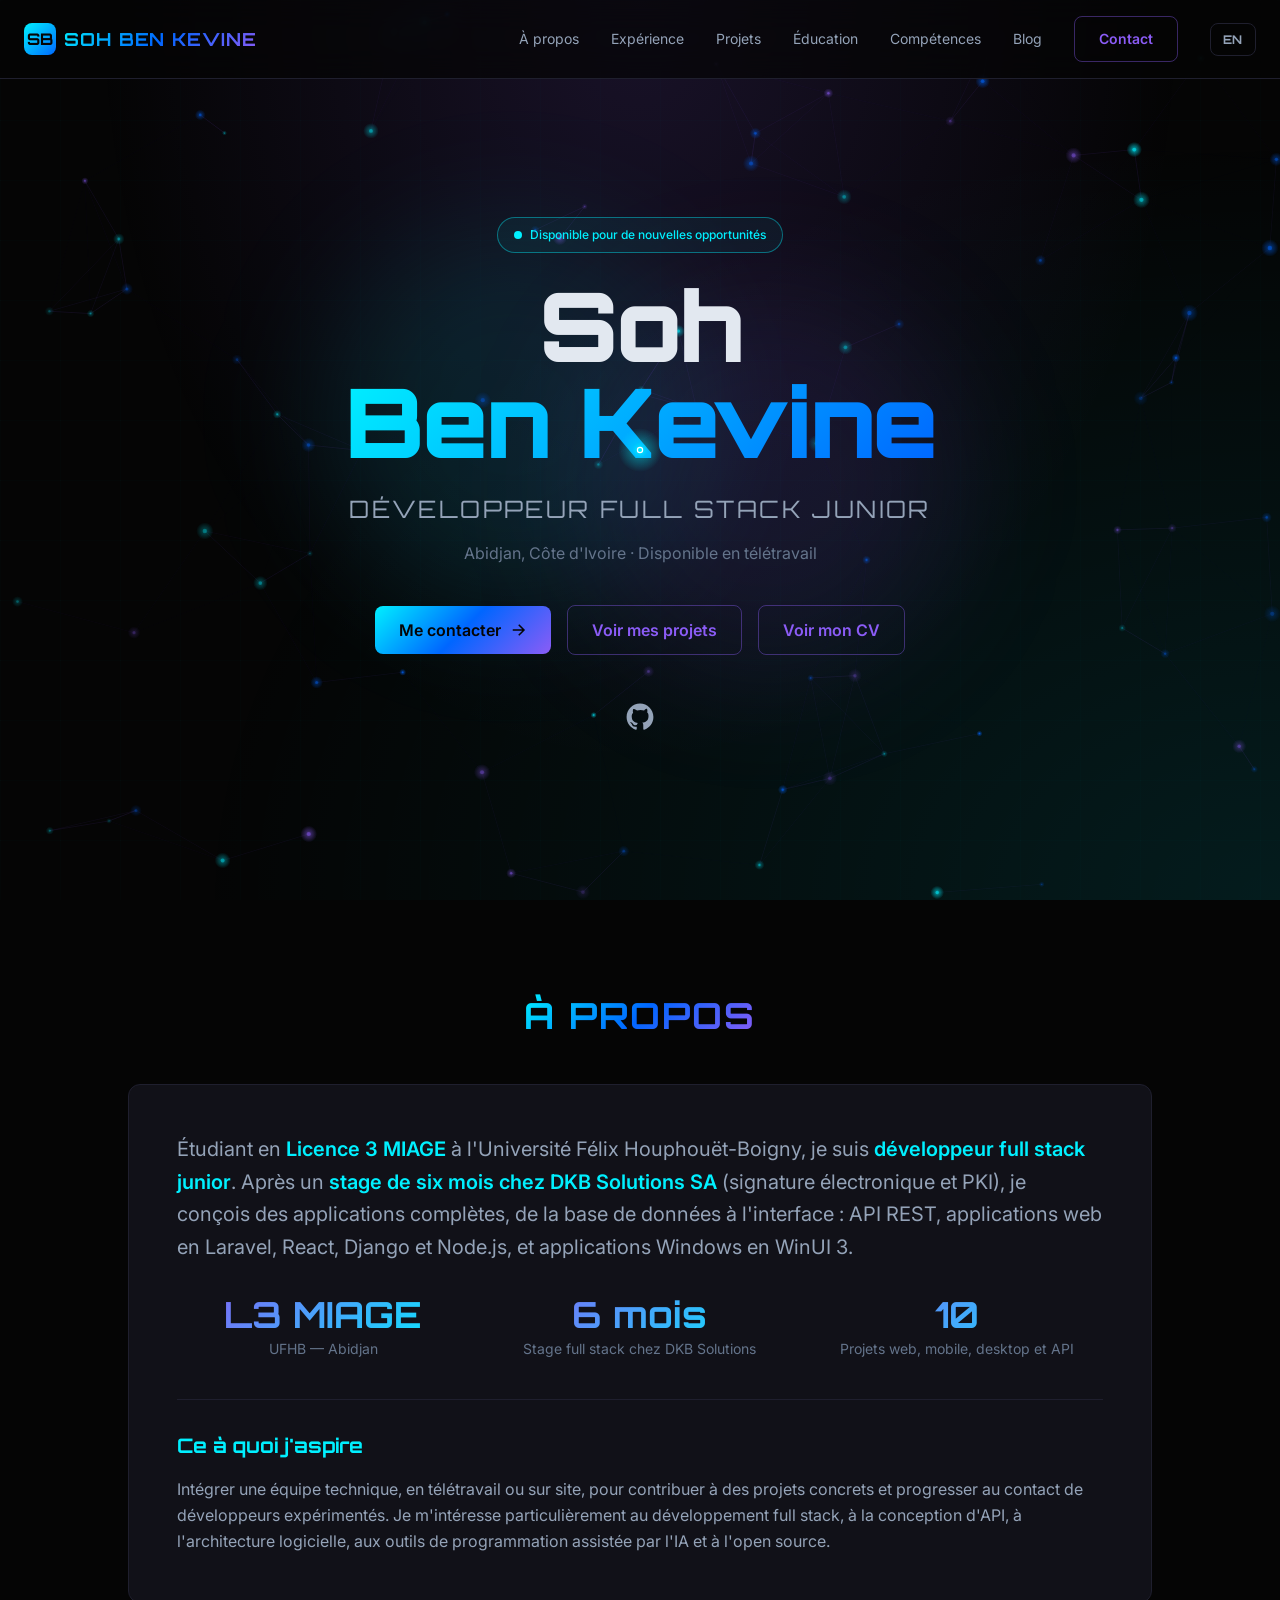
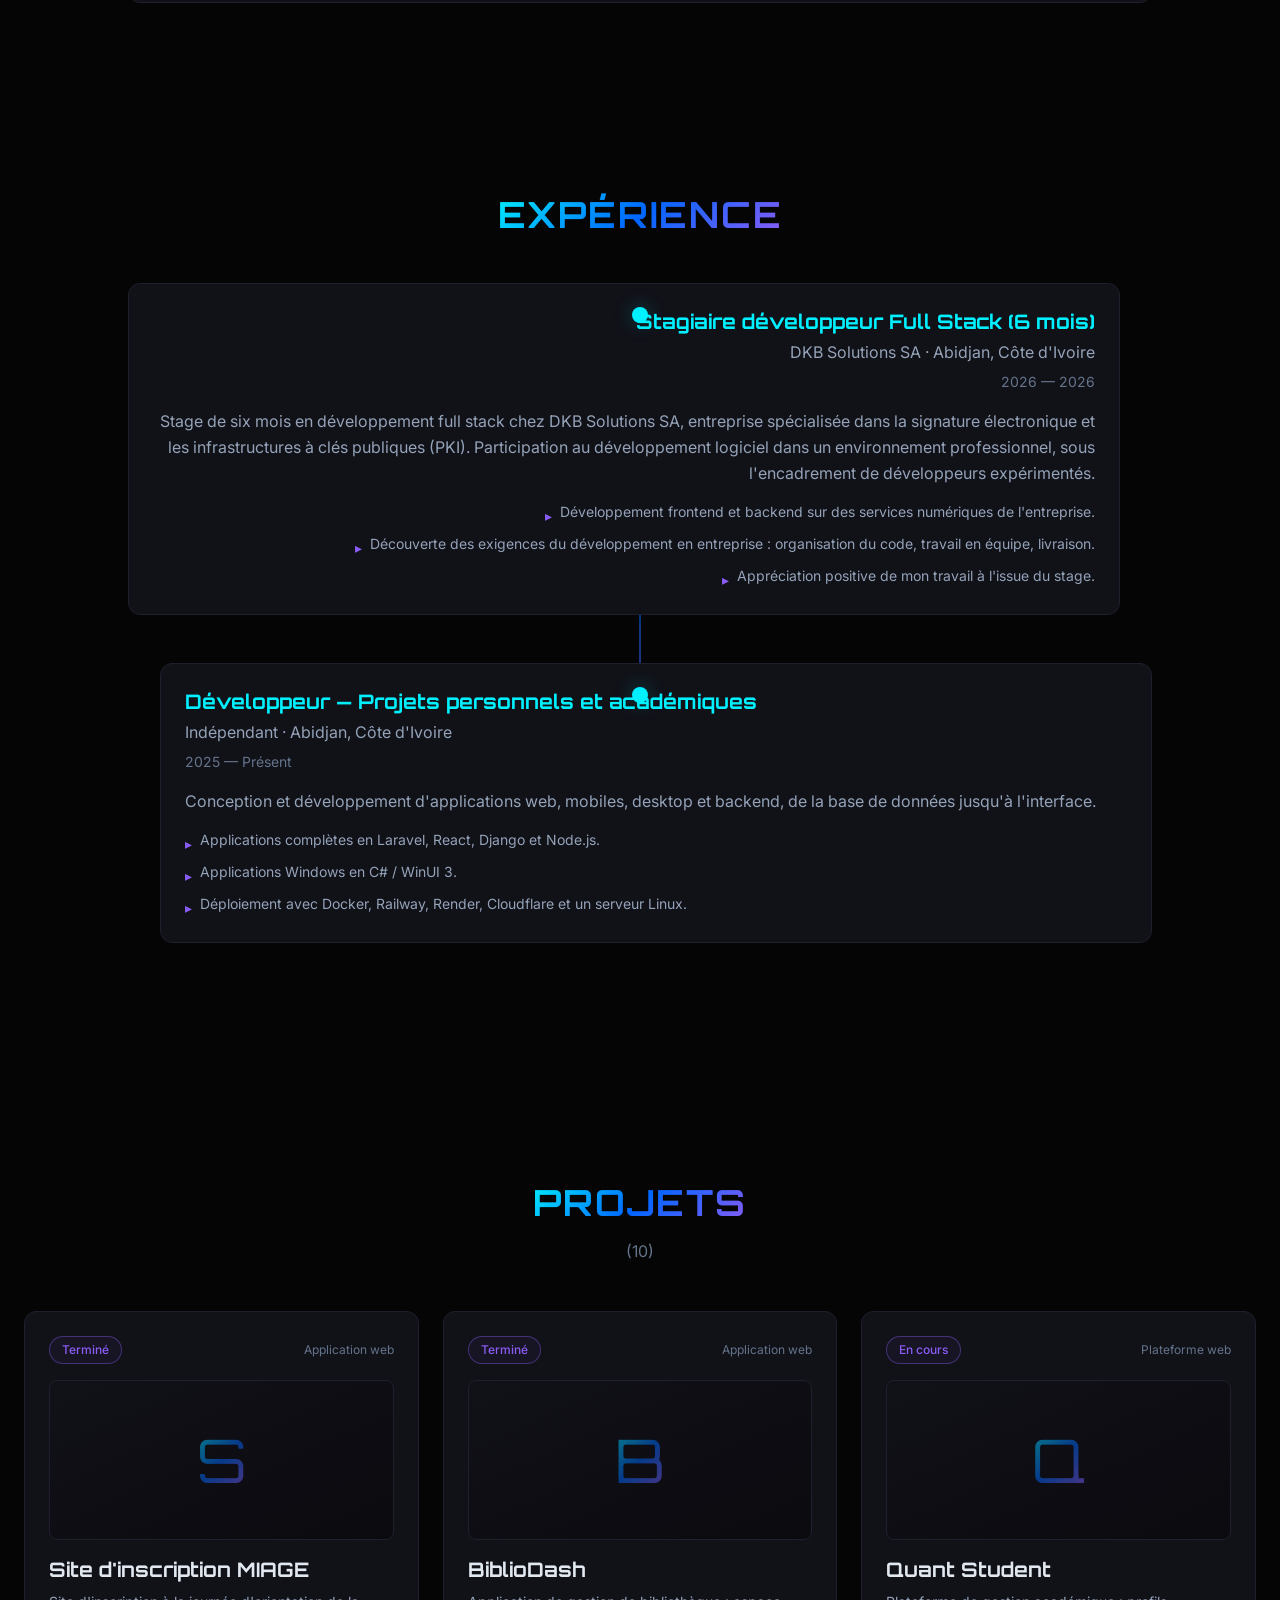
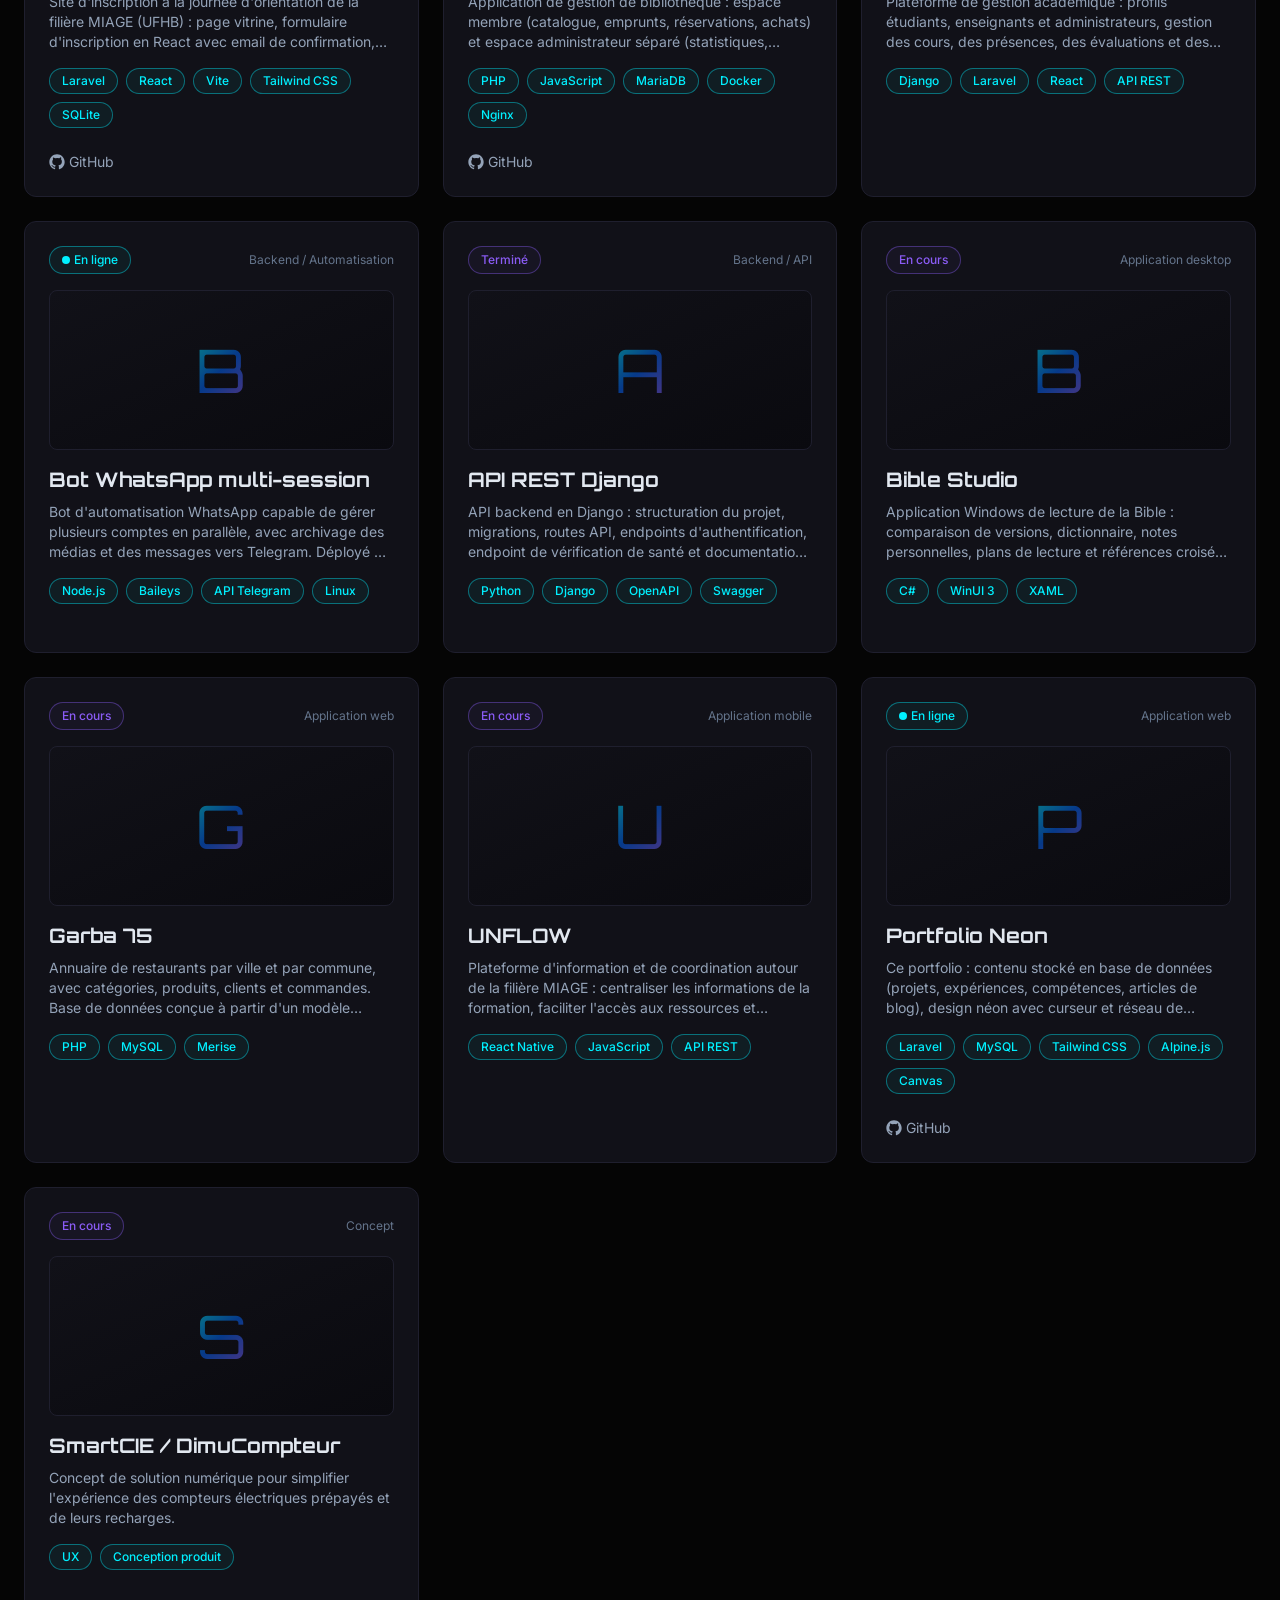
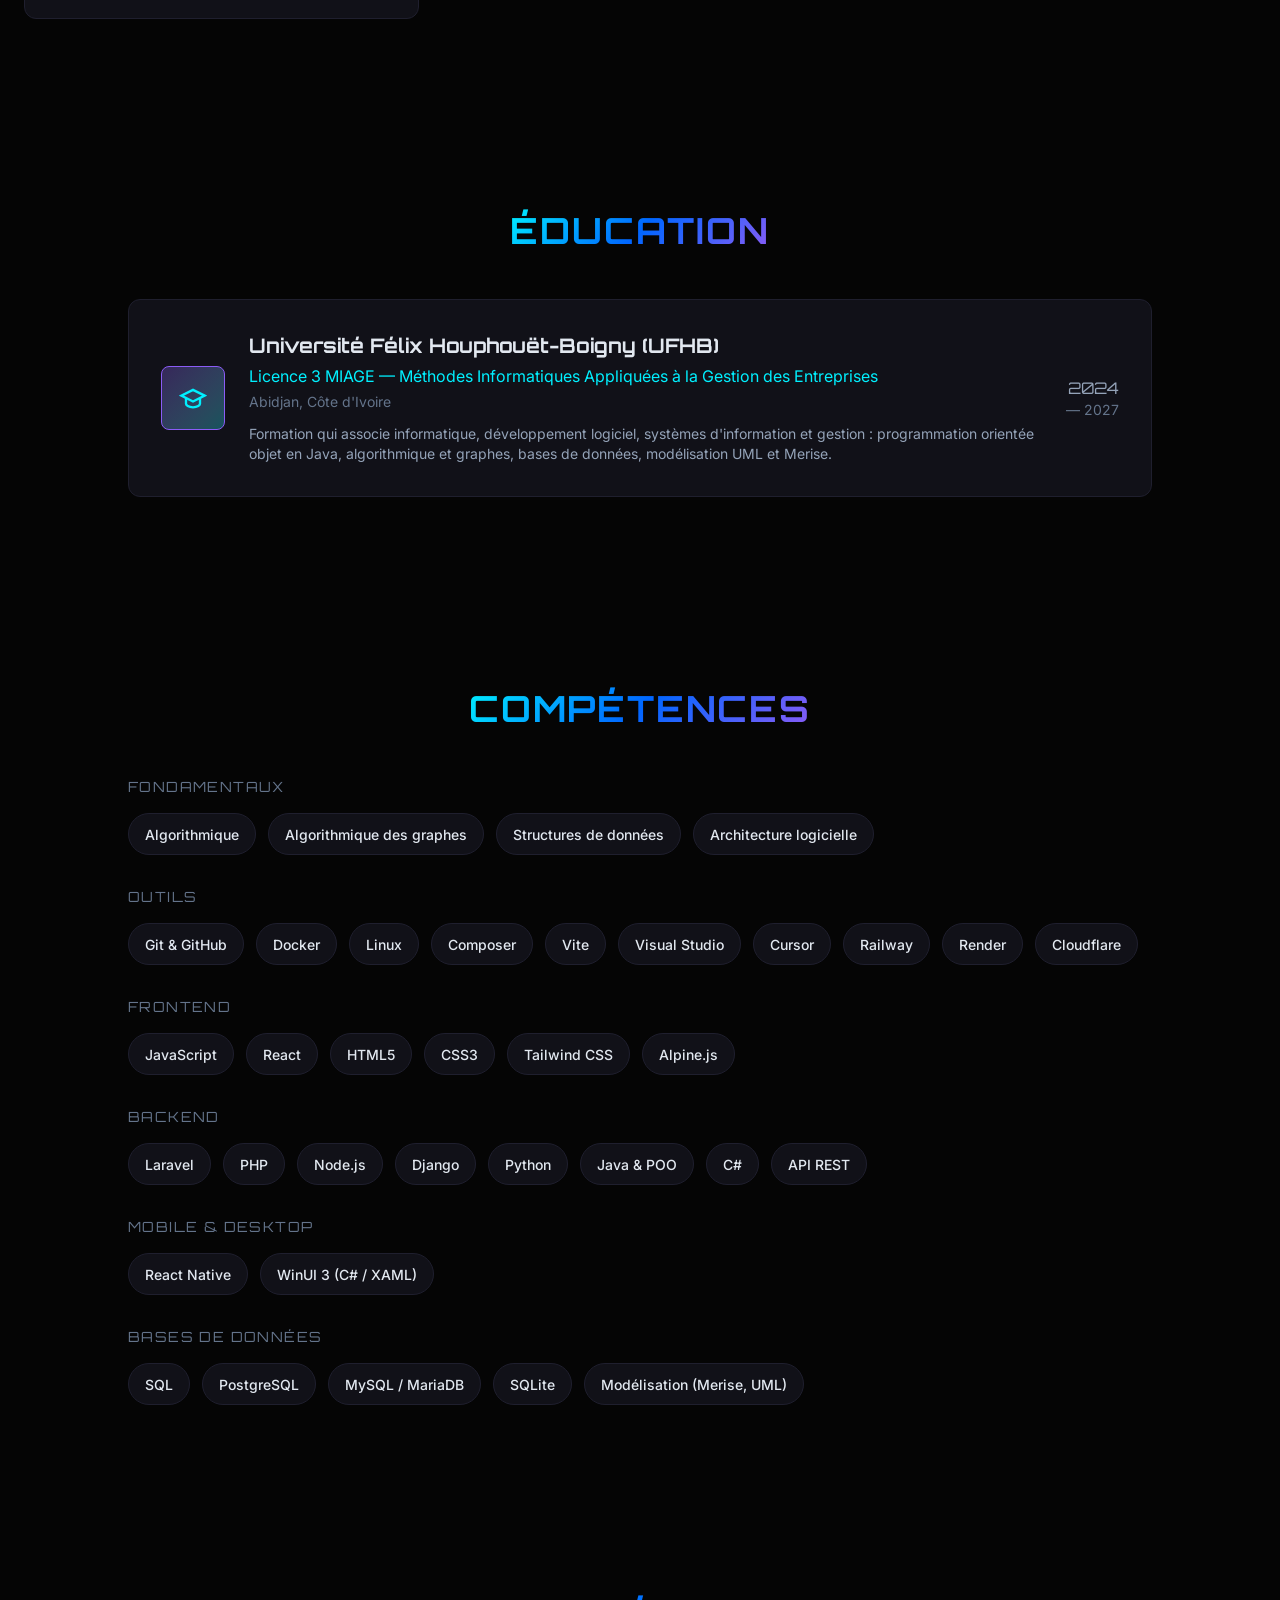
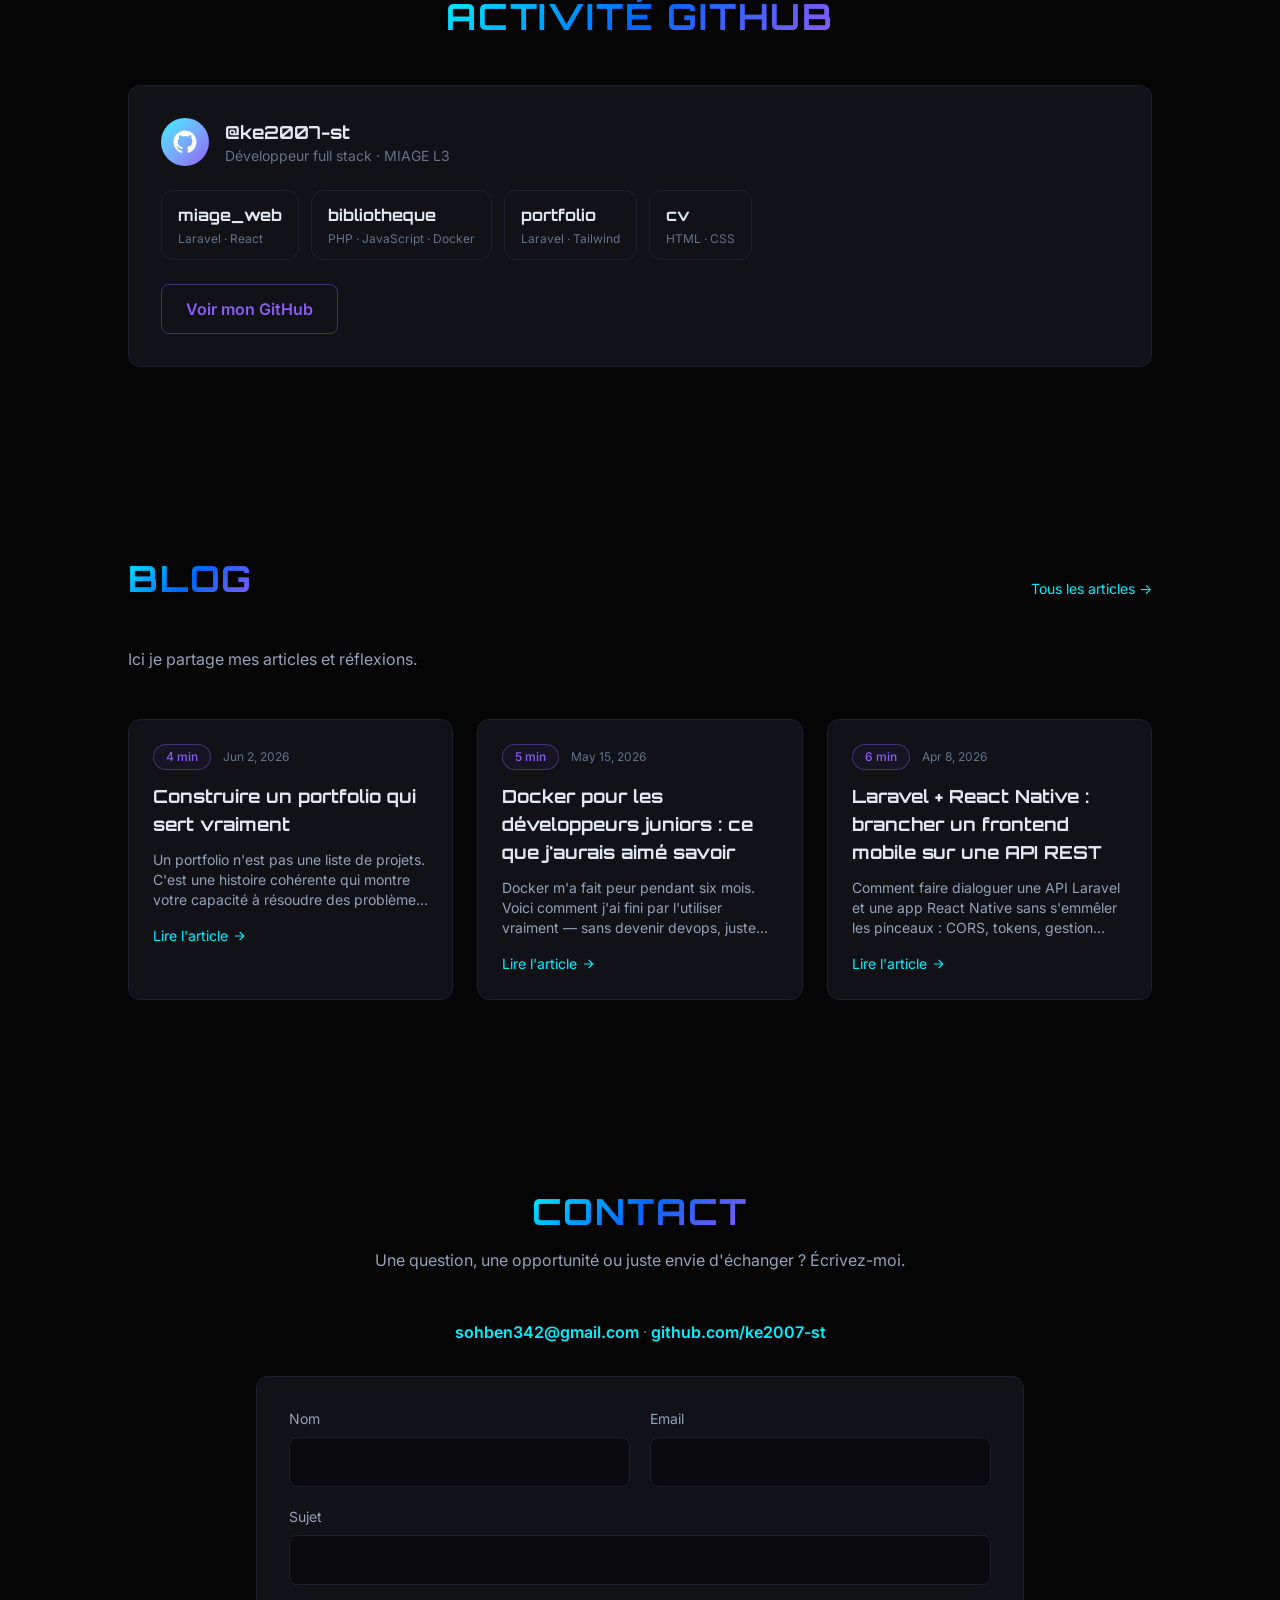
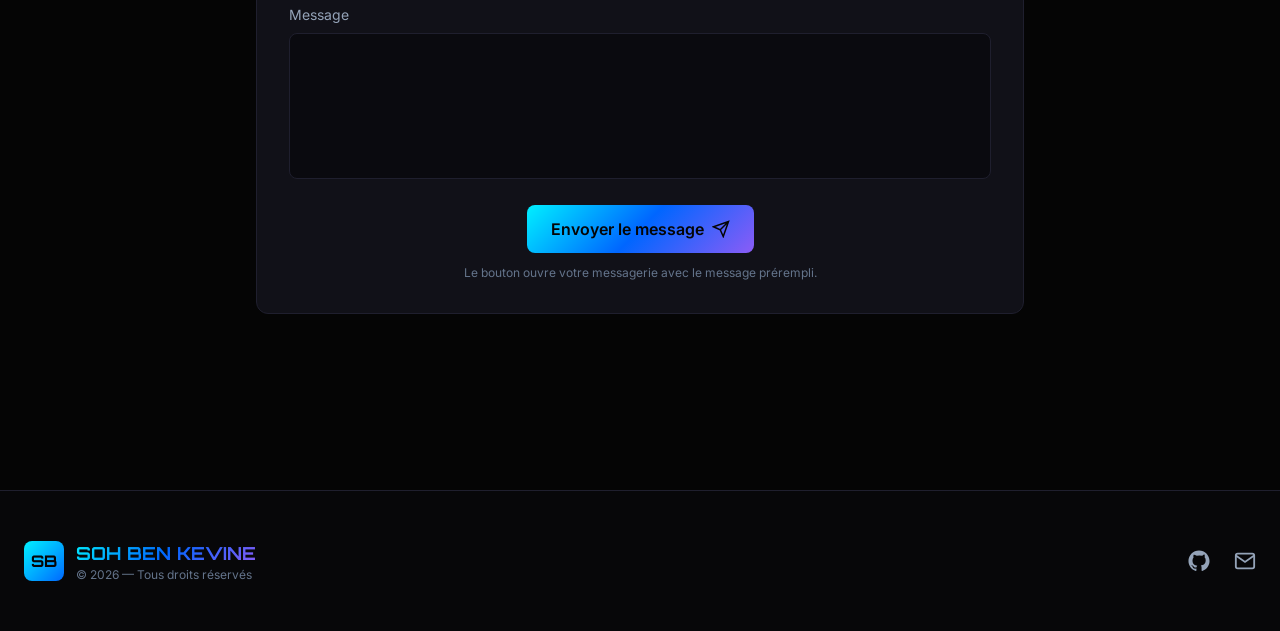
<file: index.html>
<!DOCTYPE html>
<html lang="fr" class="scroll-smooth">
<head>
    <meta charset="utf-8">
    <meta name="viewport" content="width=device-width, initial-scale=1">
    <title>Soh Ben Kevine — Développeur Full Stack Junior</title>
    <meta name="description" content="Portfolio de Soh Ben Kevine, développeur full stack junior et étudiant en Licence 3 MIAGE à l'UFHB : projets, expérience, compétences et blog.">
    <meta property="og:title" content="Soh Ben Kevine — Développeur Full Stack Junior">
    <meta property="og:description" content="Projets, expérience et compétences de Soh Ben Kevine, développeur full stack junior.">
    <meta property="og:type" content="website">

    <link rel="preconnect" href="https://fonts.googleapis.com">
    <link href="https://fonts.googleapis.com/css2?family=Inter:wght@300;400;500;600;700;800&family=Orbitron:wght@400;500;600;700;800;900&display=swap" rel="stylesheet">
    <link rel="preload" as="style" href="app.css" /><link rel="modulepreload" as="script" href="app.js" /><link rel="stylesheet" href="app.css" /><script type="module" src="app.js"></script></head>
<body class="bg-dark-bg text-text-primary antialiased">
    <!-- Background effects -->
    <div class="fixed inset-0 -z-10 bg-grid opacity-30"></div>
    <div class="fixed inset-0 -z-10 bg-radial-neon"></div>

    <!-- Neon universe background network (canvas, behind content) -->
    <canvas id="neon-canvas" class="neon-universe-bg" aria-hidden="true"></canvas>

    <!-- Atomic / ionic custom cursor (canvas overlay, never blocks interaction) -->
    <canvas id="atomic-cursor" class="atomic-cursor" aria-hidden="true"></canvas>

    <!-- Navbar -->
    <nav class="fixed top-0 left-0 right-0 z-50 backdrop-blur-lg bg-dark-bg/70 border-b border-dark-border">
    <div class="max-w-7xl mx-auto px-6 py-4 flex items-center justify-between">
        <a href="#hero" class="flex items-center gap-2 group">
            <div class="w-8 h-8 rounded-lg bg-gradient-to-br from-neon-cyan via-neon-blue to-neon-violet animate-gradient flex items-center justify-center font-display font-bold text-dark-bg">
                SB
            </div>
            <span class="font-display font-bold text-lg tracking-wider text-gradient">SOH BEN KEVINE</span>
        </a>

        <!-- Desktop nav -->
        <ul class="hidden md:flex items-center gap-8 text-sm">
            <li><a href="#about" class="nav-link text-text-secondary hover:text-neon-cyan transition">À propos</a></li>
            <li><a href="#experience" class="nav-link text-text-secondary hover:text-neon-cyan transition">Expérience</a></li>
            <li><a href="#projects" class="nav-link text-text-secondary hover:text-neon-cyan transition">Projets</a></li>
            <li><a href="#education" class="nav-link text-text-secondary hover:text-neon-cyan transition">Éducation</a></li>
            <li><a href="#skills" class="nav-link text-text-secondary hover:text-neon-cyan transition">Compétences</a></li>
            <li><a href="#blog" class="nav-link text-text-secondary hover:text-neon-cyan transition">Blog</a></li>
            <li><a href="#contact" class="btn-outline text-sm">Contact</a></li>
            <li><a href="index-en.html" title="English version" class="text-xs font-display font-bold tracking-wider px-3 py-2 rounded-lg border border-dark-border text-text-secondary hover:text-neon-cyan hover:border-neon-cyan transition">EN</a></li>
        </ul>

        <!-- Mobile menu button -->
        <button x-data="{ open: false }" @click="open = !open" class="md:hidden text-neon-cyan p-2">
            <svg x-show="!open" xmlns="http://www.w3.org/2000/svg" width="24" height="24" fill="none" stroke="currentColor" stroke-width="2" viewBox="0 0 24 24"><path d="M4 6h16M4 12h16M4 18h16"/></svg>
            <svg x-show="open" xmlns="http://www.w3.org/2000/svg" width="24" height="24" fill="none" stroke="currentColor" stroke-width="2" viewBox="0 0 24 24"><path d="M6 6l12 12M6 18L18 6"/></svg>
        </button>
    </div>

    <!-- Mobile menu -->
    <div x-data="{ open: false }" x-show="open" class="md:hidden border-t border-dark-border bg-dark-surface/95 backdrop-blur">
        <ul class="flex flex-col gap-4 p-6">
            <li><a href="#about" @click="open = false" class="block text-text-secondary hover:text-neon-cyan">À propos</a></li>
            <li><a href="#experience" @click="open = false" class="block text-text-secondary hover:text-neon-cyan">Expérience</a></li>
            <li><a href="#projects" @click="open = false" class="block text-text-secondary hover:text-neon-cyan">Projets</a></li>
            <li><a href="#education" @click="open = false" class="block text-text-secondary hover:text-neon-cyan">Éducation</a></li>
            <li><a href="#skills" @click="open = false" class="block text-text-secondary hover:text-neon-cyan">Compétences</a></li>
            <li><a href="#blog" @click="open = false" class="block text-text-secondary hover:text-neon-cyan">Blog</a></li>
            <li><a href="#contact" @click="open = false" class="btn-outline w-full justify-center">Contact</a></li>
            <li class="pt-2"><a href="index-en.html" title="English version" class="text-xs font-display font-bold tracking-wider px-3 py-2 rounded-lg border border-dark-border text-text-secondary hover:text-neon-cyan hover:border-neon-cyan transition">EN</a></li>
        </ul>
    </div>
</nav>

    <!-- Main content -->
    <main>
        
    
    <section id="hero" class="relative min-h-screen flex items-center justify-center pt-24 pb-12 px-6">
        <div class="absolute inset-0 overflow-hidden -z-10">
            <div class="absolute top-1/4 left-1/4 w-96 h-96 rounded-full bg-neon-cyan/10 blur-3xl animate-float"></div>
            <div class="absolute bottom-1/4 right-1/4 w-96 h-96 rounded-full bg-neon-violet/10 blur-3xl animate-float" style="animation-delay: 2s;"></div>
        </div>

        <div class="max-w-5xl mx-auto text-center">
            <div data-reveal class="inline-flex items-center gap-2 px-4 py-2 mb-6 rounded-full badge-neon animate-glow-pulse">
                <span class="w-2 h-2 rounded-full bg-neon-cyan animate-pulse"></span>
                Disponible pour de nouvelles opportunités
            </div>

            <h1 data-reveal class="font-display text-5xl md:text-7xl lg:text-8xl font-black tracking-tight mb-6">
                <span class="block text-text-primary">Soh</span>
                <span class="block text-gradient animate-gradient">Ben Kevine</span>
            </h1>

            <p data-reveal class="text-xl md:text-2xl text-text-secondary mb-4 font-display tracking-widest uppercase">
                Développeur Full Stack Junior
            </p>
            <p data-reveal class="text-text-muted mb-10">
                Abidjan, Côte d'Ivoire · Disponible en télétravail
            </p>

            <div data-reveal class="flex flex-wrap items-center justify-center gap-4">
                <a href="#contact" class="btn-neon">
                    Me contacter
                    <svg xmlns="http://www.w3.org/2000/svg" width="18" height="18" fill="none" stroke="currentColor" stroke-width="2" viewBox="0 0 24 24"><path d="M5 12h14M13 5l7 7-7 7"/></svg>
                </a>
                <a href="#projects" class="btn-outline">Voir mes projets</a>
                <a href="cv.html" target="_blank" rel="noopener" class="btn-outline">Voir mon CV</a>
            </div>

            <div data-reveal class="mt-12 flex items-center justify-center gap-6">
                <a href="https://github.com/ke2007-st" target="_blank" rel="noopener" class="text-text-secondary hover:text-neon-cyan transition" aria-label="GitHub">
                    <svg xmlns="http://www.w3.org/2000/svg" width="28" height="28" fill="currentColor" viewBox="0 0 24 24"><path d="M12 .5C5.7.5.5 5.7.5 12c0 5.1 3.3 9.4 7.9 10.9.6.1.8-.3.8-.6v-2c-3.2.7-3.9-1.4-3.9-1.4-.5-1.3-1.3-1.7-1.3-1.7-1.1-.7.1-.7.1-.7 1.2.1 1.8 1.2 1.8 1.2 1.1 1.8 2.8 1.3 3.5 1 .1-.8.4-1.3.8-1.6-2.6-.3-5.3-1.3-5.3-5.7 0-1.3.5-2.3 1.2-3.1-.1-.3-.5-1.5.1-3.1 0 0 1-.3 3.3 1.2a11.5 11.5 0 0 1 6 0C17 4.6 18 4.9 18 4.9c.6 1.6.2 2.8.1 3.1.8.8 1.2 1.8 1.2 3.1 0 4.4-2.7 5.4-5.3 5.7.4.4.8 1.1.8 2.2v3.3c0 .3.2.7.8.6 4.6-1.5 7.9-5.8 7.9-10.9C23.5 5.7 18.3.5 12 .5z"/></svg>
                </a>
            </div>
        </div>
    </section>

    
    <section id="about" class="py-24 px-6">
        <div class="max-w-5xl mx-auto">
            <h2 data-reveal class="section-title text-3xl md:text-4xl mb-12 text-center">
                <span class="text-gradient">À propos</span>
            </h2>
            <div data-reveal class="card-neon p-8 md:p-12">
                <p class="text-lg md:text-xl text-text-secondary leading-relaxed">
                    Étudiant en <span class="text-neon-cyan font-semibold">Licence 3 MIAGE</span> à l'Université Félix Houphouët-Boigny, je suis <span class="text-neon-cyan font-semibold">développeur full stack junior</span>. Après un <span class="text-neon-cyan font-semibold">stage de six mois chez DKB Solutions SA</span> (signature électronique et PKI), je conçois des applications complètes, de la base de données à l'interface : API REST, applications web en Laravel, React, Django et Node.js, et applications Windows en WinUI 3.
                </p>
                <div class="mt-8 grid grid-cols-1 md:grid-cols-3 gap-6">
                    <div class="text-center">
                        <div class="font-display text-4xl text-gradient-violet font-bold">L3 MIAGE</div>
                        <div class="text-text-muted text-sm mt-1">UFHB — Abidjan</div>
                    </div>
                    <div class="text-center">
                        <div class="font-display text-4xl text-gradient-violet font-bold">6 mois</div>
                        <div class="text-text-muted text-sm mt-1">Stage full stack chez DKB Solutions</div>
                    </div>
                    <div class="text-center">
                        <div class="font-display text-4xl text-gradient-violet font-bold">10</div>
                        <div class="text-text-muted text-sm mt-1">Projets web, mobile, desktop et API</div>
                    </div>
                </div>
                <div class="mt-10 pt-8 border-t border-dark-border">
                    <h3 class="font-display text-xl font-bold text-neon-cyan mb-4">Ce à quoi j'aspire</h3>
                    <p class="text-text-secondary leading-relaxed">
                        Intégrer une équipe technique, en télétravail ou sur site, pour contribuer à des projets concrets et progresser au contact de développeurs expérimentés. Je m'intéresse particulièrement au développement full stack, à la conception d'API, à l'architecture logicielle, aux outils de programmation assistée par l'IA et à l'open source.
                    </p>
                </div>
            </div>
        </div>
    </section>

    
    <section id="experience" class="py-24 px-6">
        <div class="max-w-5xl mx-auto">
            <h2 data-reveal class="section-title text-3xl md:text-4xl mb-12 text-center">
                <span class="text-gradient">Expérience</span>
            </h2>

            <div class="relative">
                <div class="absolute left-4 md:left-1/2 top-0 bottom-0 w-px bg-gradient-to-b from-neon-cyan via-neon-blue to-neon-violet -translate-x-1/2"></div>

                                    <div data-reveal class="relative mb-12 md:pr-8 md:text-right md:mr-1/2">
                        <div class="absolute left-4 md:left-1/2 w-4 h-4 rounded-full -translate-x-1/2 mt-6 bg-neon-cyan glow-cyan"></div>
                        <div class="ml-12 md:ml-0 card-neon p-6">
                            <h3 class="text-xl font-display font-bold text-neon-cyan">Stagiaire développeur Full Stack (6 mois)</h3>
                            <p class="text-text-secondary mt-1">DKB Solutions SA · Abidjan, Côte d&#039;Ivoire</p>
                            <p class="text-text-muted text-sm mt-2">
                                2026
                                                                    — 2026
                                                            </p>
                            <p class="text-text-secondary mt-4 leading-relaxed">Stage de six mois en développement full stack chez DKB Solutions SA, entreprise spécialisée dans la signature électronique et les infrastructures à clés publiques (PKI). Participation au développement logiciel dans un environnement professionnel, sous l&#039;encadrement de développeurs expérimentés.</p>
                                                            <ul class="mt-4 space-y-2 md:list-inside">
                                                                            <li class="text-text-secondary text-sm flex items-start gap-2 md:justify-end">
                                            <span class="text-neon-violet mt-1">▸</span>
                                            <span>Développement frontend et backend sur des services numériques de l&#039;entreprise.</span>
                                        </li>
                                                                            <li class="text-text-secondary text-sm flex items-start gap-2 md:justify-end">
                                            <span class="text-neon-violet mt-1">▸</span>
                                            <span>Découverte des exigences du développement en entreprise : organisation du code, travail en équipe, livraison.</span>
                                        </li>
                                                                            <li class="text-text-secondary text-sm flex items-start gap-2 md:justify-end">
                                            <span class="text-neon-violet mt-1">▸</span>
                                            <span>Appréciation positive de mon travail à l&#039;issue du stage.</span>
                                        </li>
                                                                    </ul>
                                                    </div>
                    </div>
                                    <div data-reveal class="relative mb-12 md:pl-8 md:ml-1/2">
                        <div class="absolute left-4 md:left-1/2 w-4 h-4 rounded-full -translate-x-1/2 mt-6 bg-neon-cyan glow-cyan"></div>
                        <div class="ml-12 md:ml-0 card-neon p-6">
                            <h3 class="text-xl font-display font-bold text-neon-cyan">Développeur — Projets personnels et académiques</h3>
                            <p class="text-text-secondary mt-1">Indépendant · Abidjan, Côte d&#039;Ivoire</p>
                            <p class="text-text-muted text-sm mt-2">
                                2025
                                                                    — Présent
                                                            </p>
                            <p class="text-text-secondary mt-4 leading-relaxed">Conception et développement d&#039;applications web, mobiles, desktop et backend, de la base de données jusqu&#039;à l&#039;interface.</p>
                                                            <ul class="mt-4 space-y-2 ">
                                                                            <li class="text-text-secondary text-sm flex items-start gap-2 ">
                                            <span class="text-neon-violet mt-1">▸</span>
                                            <span>Applications complètes en Laravel, React, Django et Node.js.</span>
                                        </li>
                                                                            <li class="text-text-secondary text-sm flex items-start gap-2 ">
                                            <span class="text-neon-violet mt-1">▸</span>
                                            <span>Applications Windows en C# / WinUI 3.</span>
                                        </li>
                                                                            <li class="text-text-secondary text-sm flex items-start gap-2 ">
                                            <span class="text-neon-violet mt-1">▸</span>
                                            <span>Déploiement avec Docker, Railway, Render, Cloudflare et un serveur Linux.</span>
                                        </li>
                                                                    </ul>
                                                    </div>
                    </div>
                            </div>
        </div>
    </section>

    
    <section id="projects" class="py-24 px-6">
        <div class="max-w-7xl mx-auto">
            <h2 data-reveal class="section-title text-3xl md:text-4xl mb-4 text-center">
                <span class="text-gradient">Projets</span>
            </h2>
            <p data-reveal class="text-center text-text-muted mb-12">(10)</p>

            <div class="grid grid-cols-1 md:grid-cols-2 lg:grid-cols-3 gap-6">
                                    <article data-reveal class="card-neon p-6 group">
                        <div class="flex items-center justify-between mb-4">
                                                            <span class="badge-violet">Terminé</span>
                                                        <span class="text-xs text-text-muted">Application web</span>
                        </div>

                                                    <div class="mb-4 h-40 rounded-lg bg-gradient-to-br from-dark-card to-dark-surface border border-dark-border flex items-center justify-center">
                                <span class="font-display text-6xl text-gradient opacity-50">S</span>
                            </div>
                        
                        <h3 class="text-xl font-display font-bold text-text-primary group-hover:text-neon-cyan transition">
                            Site d&#039;inscription MIAGE
                        </h3>

                        <p class="text-text-secondary text-sm mt-2 line-clamp-3">Site d&#039;inscription à la journée d&#039;orientation de la filière MIAGE (UFHB) : page vitrine, formulaire d&#039;inscription en React avec email de confirmation, QR code, et espace administrateur avec filtres, statistiques et export CSV.</p>

                                                    <div class="flex flex-wrap gap-2 mt-4">
                                                                    <span class="badge-neon text-xs">Laravel</span>
                                                                    <span class="badge-neon text-xs">React</span>
                                                                    <span class="badge-neon text-xs">Vite</span>
                                                                    <span class="badge-neon text-xs">Tailwind CSS</span>
                                                                    <span class="badge-neon text-xs">SQLite</span>
                                                            </div>
                        
                        <div class="flex items-center gap-4 mt-6">
                                                                                        <a href="https://github.com/ke2007-st/miage_web" target="_blank" rel="noopener" class="text-text-secondary hover:text-neon-cyan transition flex items-center gap-1 text-sm">
                                    <svg xmlns="http://www.w3.org/2000/svg" width="16" height="16" fill="currentColor" viewBox="0 0 24 24"><path d="M12 .5C5.7.5.5 5.7.5 12c0 5.1 3.3 9.4 7.9 10.9.6.1.8-.3.8-.6v-2c-3.2.7-3.9-1.4-3.9-1.4-.5-1.3-1.3-1.7-1.3-1.7-1.1-.7.1-.7.1-.7 1.2.1 1.8 1.2 1.8 1.2 1.1 1.8 2.8 1.3 3.5 1 .1-.8.4-1.3.8-1.6-2.6-.3-5.3-1.3-5.3-5.7 0-1.3.5-2.3 1.2-3.1-.1-.3-.5-1.5.1-3.1 0 0 1-.3 3.3 1.2a11.5 11.5 0 0 1 6 0C17 4.6 18 4.9 18 4.9c.6 1.6.2 2.8.1 3.1.8.8 1.2 1.8 1.2 3.1 0 4.4-2.7 5.4-5.3 5.7.4.4.8 1.1.8 2.2v3.3c0 .3.2.7.8.6 4.6-1.5 7.9-5.8 7.9-10.9C23.5 5.7 18.3.5 12 .5z"/></svg>
                                    GitHub
                                </a>
                                                    </div>
                    </article>
                                    <article data-reveal class="card-neon p-6 group">
                        <div class="flex items-center justify-between mb-4">
                                                            <span class="badge-violet">Terminé</span>
                                                        <span class="text-xs text-text-muted">Application web</span>
                        </div>

                                                    <div class="mb-4 h-40 rounded-lg bg-gradient-to-br from-dark-card to-dark-surface border border-dark-border flex items-center justify-center">
                                <span class="font-display text-6xl text-gradient opacity-50">B</span>
                            </div>
                        
                        <h3 class="text-xl font-display font-bold text-text-primary group-hover:text-neon-cyan transition">
                            BiblioDash
                        </h3>

                        <p class="text-text-secondary text-sm mt-2 line-clamp-3">Application de gestion de bibliothèque : espace membre (catalogue, emprunts, réservations, achats) et espace administrateur séparé (statistiques, stock). API PHP consommée par un frontend JavaScript, base MariaDB, le tout conteneurisé avec Docker (Nginx + PHP-FPM).</p>

                                                    <div class="flex flex-wrap gap-2 mt-4">
                                                                    <span class="badge-neon text-xs">PHP</span>
                                                                    <span class="badge-neon text-xs">JavaScript</span>
                                                                    <span class="badge-neon text-xs">MariaDB</span>
                                                                    <span class="badge-neon text-xs">Docker</span>
                                                                    <span class="badge-neon text-xs">Nginx</span>
                                                            </div>
                        
                        <div class="flex items-center gap-4 mt-6">
                                                                                        <a href="https://github.com/ke2007-st/bibliotheque" target="_blank" rel="noopener" class="text-text-secondary hover:text-neon-cyan transition flex items-center gap-1 text-sm">
                                    <svg xmlns="http://www.w3.org/2000/svg" width="16" height="16" fill="currentColor" viewBox="0 0 24 24"><path d="M12 .5C5.7.5.5 5.7.5 12c0 5.1 3.3 9.4 7.9 10.9.6.1.8-.3.8-.6v-2c-3.2.7-3.9-1.4-3.9-1.4-.5-1.3-1.3-1.7-1.3-1.7-1.1-.7.1-.7.1-.7 1.2.1 1.8 1.2 1.8 1.2 1.1 1.8 2.8 1.3 3.5 1 .1-.8.4-1.3.8-1.6-2.6-.3-5.3-1.3-5.3-5.7 0-1.3.5-2.3 1.2-3.1-.1-.3-.5-1.5.1-3.1 0 0 1-.3 3.3 1.2a11.5 11.5 0 0 1 6 0C17 4.6 18 4.9 18 4.9c.6 1.6.2 2.8.1 3.1.8.8 1.2 1.8 1.2 3.1 0 4.4-2.7 5.4-5.3 5.7.4.4.8 1.1.8 2.2v3.3c0 .3.2.7.8.6 4.6-1.5 7.9-5.8 7.9-10.9C23.5 5.7 18.3.5 12 .5z"/></svg>
                                    GitHub
                                </a>
                                                    </div>
                    </article>
                                    <article data-reveal class="card-neon p-6 group">
                        <div class="flex items-center justify-between mb-4">
                                                            <span class="badge-violet">En cours</span>
                                                        <span class="text-xs text-text-muted">Plateforme web</span>
                        </div>

                                                    <div class="mb-4 h-40 rounded-lg bg-gradient-to-br from-dark-card to-dark-surface border border-dark-border flex items-center justify-center">
                                <span class="font-display text-6xl text-gradient opacity-50">Q</span>
                            </div>
                        
                        <h3 class="text-xl font-display font-bold text-text-primary group-hover:text-neon-cyan transition">
                            Quant Student
                        </h3>

                        <p class="text-text-secondary text-sm mt-2 line-clamp-3">Plateforme de gestion académique : profils étudiants, enseignants et administrateurs, gestion des cours, des présences, des évaluations et des quiz sur plusieurs niveaux d&#039;études.</p>

                                                    <div class="flex flex-wrap gap-2 mt-4">
                                                                    <span class="badge-neon text-xs">Django</span>
                                                                    <span class="badge-neon text-xs">Laravel</span>
                                                                    <span class="badge-neon text-xs">React</span>
                                                                    <span class="badge-neon text-xs">API REST</span>
                                                            </div>
                        
                        <div class="flex items-center gap-4 mt-6">
                                                                                </div>
                    </article>
                                    <article data-reveal class="card-neon p-6 group">
                        <div class="flex items-center justify-between mb-4">
                                                            <span class="badge-neon">
                                    <span class="w-2 h-2 rounded-full bg-neon-cyan mr-1 animate-pulse"></span>
                                    En ligne
                                </span>
                                                        <span class="text-xs text-text-muted">Backend / Automatisation</span>
                        </div>

                                                    <div class="mb-4 h-40 rounded-lg bg-gradient-to-br from-dark-card to-dark-surface border border-dark-border flex items-center justify-center">
                                <span class="font-display text-6xl text-gradient opacity-50">B</span>
                            </div>
                        
                        <h3 class="text-xl font-display font-bold text-text-primary group-hover:text-neon-cyan transition">
                            Bot WhatsApp multi-session
                        </h3>

                        <p class="text-text-secondary text-sm mt-2 line-clamp-3">Bot d&#039;automatisation WhatsApp capable de gérer plusieurs comptes en parallèle, avec archivage des médias et des messages vers Telegram. Déployé et maintenu sur un serveur Linux distant.</p>

                                                    <div class="flex flex-wrap gap-2 mt-4">
                                                                    <span class="badge-neon text-xs">Node.js</span>
                                                                    <span class="badge-neon text-xs">Baileys</span>
                                                                    <span class="badge-neon text-xs">API Telegram</span>
                                                                    <span class="badge-neon text-xs">Linux</span>
                                                            </div>
                        
                        <div class="flex items-center gap-4 mt-6">
                                                                                </div>
                    </article>
                                    <article data-reveal class="card-neon p-6 group">
                        <div class="flex items-center justify-between mb-4">
                                                            <span class="badge-violet">Terminé</span>
                                                        <span class="text-xs text-text-muted">Backend / API</span>
                        </div>

                                                    <div class="mb-4 h-40 rounded-lg bg-gradient-to-br from-dark-card to-dark-surface border border-dark-border flex items-center justify-center">
                                <span class="font-display text-6xl text-gradient opacity-50">A</span>
                            </div>
                        
                        <h3 class="text-xl font-display font-bold text-text-primary group-hover:text-neon-cyan transition">
                            API REST Django
                        </h3>

                        <p class="text-text-secondary text-sm mt-2 line-clamp-3">API backend en Django : structuration du projet, migrations, routes API, endpoints d&#039;authentification, endpoint de vérification de santé et documentation OpenAPI / Swagger, prête pour l&#039;intégration d&#039;un frontend.</p>

                                                    <div class="flex flex-wrap gap-2 mt-4">
                                                                    <span class="badge-neon text-xs">Python</span>
                                                                    <span class="badge-neon text-xs">Django</span>
                                                                    <span class="badge-neon text-xs">OpenAPI</span>
                                                                    <span class="badge-neon text-xs">Swagger</span>
                                                            </div>
                        
                        <div class="flex items-center gap-4 mt-6">
                                                                                </div>
                    </article>
                                    <article data-reveal class="card-neon p-6 group">
                        <div class="flex items-center justify-between mb-4">
                                                            <span class="badge-violet">En cours</span>
                                                        <span class="text-xs text-text-muted">Application desktop</span>
                        </div>

                                                    <div class="mb-4 h-40 rounded-lg bg-gradient-to-br from-dark-card to-dark-surface border border-dark-border flex items-center justify-center">
                                <span class="font-display text-6xl text-gradient opacity-50">B</span>
                            </div>
                        
                        <h3 class="text-xl font-display font-bold text-text-primary group-hover:text-neon-cyan transition">
                            Bible Studio
                        </h3>

                        <p class="text-text-secondary text-sm mt-2 line-clamp-3">Application Windows de lecture de la Bible : comparaison de versions, dictionnaire, notes personnelles, plans de lecture et références croisées hors ligne.</p>

                                                    <div class="flex flex-wrap gap-2 mt-4">
                                                                    <span class="badge-neon text-xs">C#</span>
                                                                    <span class="badge-neon text-xs">WinUI 3</span>
                                                                    <span class="badge-neon text-xs">XAML</span>
                                                            </div>
                        
                        <div class="flex items-center gap-4 mt-6">
                                                                                </div>
                    </article>
                                    <article data-reveal class="card-neon p-6 group">
                        <div class="flex items-center justify-between mb-4">
                                                            <span class="badge-violet">En cours</span>
                                                        <span class="text-xs text-text-muted">Application web</span>
                        </div>

                                                    <div class="mb-4 h-40 rounded-lg bg-gradient-to-br from-dark-card to-dark-surface border border-dark-border flex items-center justify-center">
                                <span class="font-display text-6xl text-gradient opacity-50">G</span>
                            </div>
                        
                        <h3 class="text-xl font-display font-bold text-text-primary group-hover:text-neon-cyan transition">
                            Garba 75
                        </h3>

                        <p class="text-text-secondary text-sm mt-2 line-clamp-3">Annuaire de restaurants par ville et par commune, avec catégories, produits, clients et commandes. Base de données conçue à partir d&#039;un modèle conceptuel Merise, avec un espace administrateur.</p>

                                                    <div class="flex flex-wrap gap-2 mt-4">
                                                                    <span class="badge-neon text-xs">PHP</span>
                                                                    <span class="badge-neon text-xs">MySQL</span>
                                                                    <span class="badge-neon text-xs">Merise</span>
                                                            </div>
                        
                        <div class="flex items-center gap-4 mt-6">
                                                                                </div>
                    </article>
                                    <article data-reveal class="card-neon p-6 group">
                        <div class="flex items-center justify-between mb-4">
                                                            <span class="badge-violet">En cours</span>
                                                        <span class="text-xs text-text-muted">Application mobile</span>
                        </div>

                                                    <div class="mb-4 h-40 rounded-lg bg-gradient-to-br from-dark-card to-dark-surface border border-dark-border flex items-center justify-center">
                                <span class="font-display text-6xl text-gradient opacity-50">U</span>
                            </div>
                        
                        <h3 class="text-xl font-display font-bold text-text-primary group-hover:text-neon-cyan transition">
                            UNFLOW
                        </h3>

                        <p class="text-text-secondary text-sm mt-2 line-clamp-3">Plateforme d&#039;information et de coordination autour de la filière MIAGE : centraliser les informations de la formation, faciliter l&#039;accès aux ressources et améliorer la communication entre étudiants.</p>

                                                    <div class="flex flex-wrap gap-2 mt-4">
                                                                    <span class="badge-neon text-xs">React Native</span>
                                                                    <span class="badge-neon text-xs">JavaScript</span>
                                                                    <span class="badge-neon text-xs">API REST</span>
                                                            </div>
                        
                        <div class="flex items-center gap-4 mt-6">
                                                                                </div>
                    </article>
                                    <article data-reveal class="card-neon p-6 group">
                        <div class="flex items-center justify-between mb-4">
                                                            <span class="badge-neon">
                                    <span class="w-2 h-2 rounded-full bg-neon-cyan mr-1 animate-pulse"></span>
                                    En ligne
                                </span>
                                                        <span class="text-xs text-text-muted">Application web</span>
                        </div>

                                                    <div class="mb-4 h-40 rounded-lg bg-gradient-to-br from-dark-card to-dark-surface border border-dark-border flex items-center justify-center">
                                <span class="font-display text-6xl text-gradient opacity-50">P</span>
                            </div>
                        
                        <h3 class="text-xl font-display font-bold text-text-primary group-hover:text-neon-cyan transition">
                            Portfolio Neon
                        </h3>

                        <p class="text-text-secondary text-sm mt-2 line-clamp-3">Ce portfolio : contenu stocké en base de données (projets, expériences, compétences, articles de blog), design néon avec curseur et réseau de particules en canvas.</p>

                                                    <div class="flex flex-wrap gap-2 mt-4">
                                                                    <span class="badge-neon text-xs">Laravel</span>
                                                                    <span class="badge-neon text-xs">MySQL</span>
                                                                    <span class="badge-neon text-xs">Tailwind CSS</span>
                                                                    <span class="badge-neon text-xs">Alpine.js</span>
                                                                    <span class="badge-neon text-xs">Canvas</span>
                                                            </div>
                        
                        <div class="flex items-center gap-4 mt-6">
                                                                                        <a href="https://github.com/ke2007-st/portfolio" target="_blank" rel="noopener" class="text-text-secondary hover:text-neon-cyan transition flex items-center gap-1 text-sm">
                                    <svg xmlns="http://www.w3.org/2000/svg" width="16" height="16" fill="currentColor" viewBox="0 0 24 24"><path d="M12 .5C5.7.5.5 5.7.5 12c0 5.1 3.3 9.4 7.9 10.9.6.1.8-.3.8-.6v-2c-3.2.7-3.9-1.4-3.9-1.4-.5-1.3-1.3-1.7-1.3-1.7-1.1-.7.1-.7.1-.7 1.2.1 1.8 1.2 1.8 1.2 1.1 1.8 2.8 1.3 3.5 1 .1-.8.4-1.3.8-1.6-2.6-.3-5.3-1.3-5.3-5.7 0-1.3.5-2.3 1.2-3.1-.1-.3-.5-1.5.1-3.1 0 0 1-.3 3.3 1.2a11.5 11.5 0 0 1 6 0C17 4.6 18 4.9 18 4.9c.6 1.6.2 2.8.1 3.1.8.8 1.2 1.8 1.2 3.1 0 4.4-2.7 5.4-5.3 5.7.4.4.8 1.1.8 2.2v3.3c0 .3.2.7.8.6 4.6-1.5 7.9-5.8 7.9-10.9C23.5 5.7 18.3.5 12 .5z"/></svg>
                                    GitHub
                                </a>
                                                    </div>
                    </article>
                                    <article data-reveal class="card-neon p-6 group">
                        <div class="flex items-center justify-between mb-4">
                                                            <span class="badge-violet">En cours</span>
                                                        <span class="text-xs text-text-muted">Concept</span>
                        </div>

                                                    <div class="mb-4 h-40 rounded-lg bg-gradient-to-br from-dark-card to-dark-surface border border-dark-border flex items-center justify-center">
                                <span class="font-display text-6xl text-gradient opacity-50">S</span>
                            </div>
                        
                        <h3 class="text-xl font-display font-bold text-text-primary group-hover:text-neon-cyan transition">
                            SmartCIE / DimuCompteur
                        </h3>

                        <p class="text-text-secondary text-sm mt-2 line-clamp-3">Concept de solution numérique pour simplifier l&#039;expérience des compteurs électriques prépayés et de leurs recharges.</p>

                                                    <div class="flex flex-wrap gap-2 mt-4">
                                                                    <span class="badge-neon text-xs">UX</span>
                                                                    <span class="badge-neon text-xs">Conception produit</span>
                                                            </div>
                        
                        <div class="flex items-center gap-4 mt-6">
                                                                                </div>
                    </article>
                            </div>
        </div>
    </section>

    
    <section id="education" class="py-24 px-6">
        <div class="max-w-5xl mx-auto">
            <h2 data-reveal class="section-title text-3xl md:text-4xl mb-12 text-center">
                <span class="text-gradient">Éducation</span>
            </h2>

            <div class="space-y-6">
                                    <div data-reveal class="card-neon p-6 md:p-8 flex flex-col md:flex-row md:items-center gap-6">
                        <div class="flex-shrink-0 w-16 h-16 rounded-lg bg-gradient-to-br from-neon-violet/30 to-neon-cyan/30 border border-neon-violet flex items-center justify-center">
                            <svg xmlns="http://www.w3.org/2000/svg" width="28" height="28" fill="none" stroke="currentColor" stroke-width="2" viewBox="0 0 24 24" class="text-neon-cyan"><path d="M22 10L12 5 2 10l10 5 10-5z"/><path d="M6 12v5c0 1 2 3 6 3s6-2 6-3v-5"/></svg>
                        </div>
                        <div class="flex-1">
                            <h3 class="text-xl font-display font-bold text-text-primary">Université Félix Houphouët-Boigny (UFHB)</h3>
                            <p class="text-neon-cyan mt-1">Licence 3 MIAGE — Méthodes Informatiques Appliquées à la Gestion des Entreprises</p>
                                                            <p class="text-text-muted text-sm mt-1">Abidjan, Côte d&#039;Ivoire</p>
                                                                                        <p class="text-text-secondary text-sm mt-3">Formation qui associe informatique, développement logiciel, systèmes d&#039;information et gestion : programmation orientée objet en Java, algorithmique et graphes, bases de données, modélisation UML et Merise.</p>
                                                    </div>
                        <div class="text-right">
                            <p class="text-text-secondary font-display">2024</p>
                            <p class="text-text-muted text-sm">— 2027</p>
                        </div>
                    </div>
                            </div>
        </div>
    </section>

    
    <section id="skills" class="py-24 px-6">
        <div class="max-w-5xl mx-auto">
            <h2 data-reveal class="section-title text-3xl md:text-4xl mb-12 text-center">
                <span class="text-gradient">Compétences</span>
            </h2>

            <div class="space-y-8">
                                    <div data-reveal>
                        <h3 class="font-display text-sm uppercase tracking-widest text-text-muted mb-4">
                            Fondamentaux
                        </h3>
                        <div class="flex flex-wrap gap-3">
                                                            <div class="card-neon px-4 py-2 !rounded-full hover:scale-105">
                                    <span class="text-text-primary text-sm font-medium">Algorithmique</span>
                                </div>
                                                            <div class="card-neon px-4 py-2 !rounded-full hover:scale-105">
                                    <span class="text-text-primary text-sm font-medium">Algorithmique des graphes</span>
                                </div>
                                                            <div class="card-neon px-4 py-2 !rounded-full hover:scale-105">
                                    <span class="text-text-primary text-sm font-medium">Structures de données</span>
                                </div>
                                                            <div class="card-neon px-4 py-2 !rounded-full hover:scale-105">
                                    <span class="text-text-primary text-sm font-medium">Architecture logicielle</span>
                                </div>
                                                    </div>
                    </div>
                                    <div data-reveal>
                        <h3 class="font-display text-sm uppercase tracking-widest text-text-muted mb-4">
                            Outils
                        </h3>
                        <div class="flex flex-wrap gap-3">
                                                            <div class="card-neon px-4 py-2 !rounded-full hover:scale-105">
                                    <span class="text-text-primary text-sm font-medium">Git &amp; GitHub</span>
                                </div>
                                                            <div class="card-neon px-4 py-2 !rounded-full hover:scale-105">
                                    <span class="text-text-primary text-sm font-medium">Docker</span>
                                </div>
                                                            <div class="card-neon px-4 py-2 !rounded-full hover:scale-105">
                                    <span class="text-text-primary text-sm font-medium">Linux</span>
                                </div>
                                                            <div class="card-neon px-4 py-2 !rounded-full hover:scale-105">
                                    <span class="text-text-primary text-sm font-medium">Composer</span>
                                </div>
                                                            <div class="card-neon px-4 py-2 !rounded-full hover:scale-105">
                                    <span class="text-text-primary text-sm font-medium">Vite</span>
                                </div>
                                                            <div class="card-neon px-4 py-2 !rounded-full hover:scale-105">
                                    <span class="text-text-primary text-sm font-medium">Visual Studio</span>
                                </div>
                                                            <div class="card-neon px-4 py-2 !rounded-full hover:scale-105">
                                    <span class="text-text-primary text-sm font-medium">Cursor</span>
                                </div>
                                                            <div class="card-neon px-4 py-2 !rounded-full hover:scale-105">
                                    <span class="text-text-primary text-sm font-medium">Railway</span>
                                </div>
                                                            <div class="card-neon px-4 py-2 !rounded-full hover:scale-105">
                                    <span class="text-text-primary text-sm font-medium">Render</span>
                                </div>
                                                            <div class="card-neon px-4 py-2 !rounded-full hover:scale-105">
                                    <span class="text-text-primary text-sm font-medium">Cloudflare</span>
                                </div>
                                                    </div>
                    </div>
                                    <div data-reveal>
                        <h3 class="font-display text-sm uppercase tracking-widest text-text-muted mb-4">
                            Frontend
                        </h3>
                        <div class="flex flex-wrap gap-3">
                                                            <div class="card-neon px-4 py-2 !rounded-full hover:scale-105">
                                    <span class="text-text-primary text-sm font-medium">JavaScript</span>
                                </div>
                                                            <div class="card-neon px-4 py-2 !rounded-full hover:scale-105">
                                    <span class="text-text-primary text-sm font-medium">React</span>
                                </div>
                                                            <div class="card-neon px-4 py-2 !rounded-full hover:scale-105">
                                    <span class="text-text-primary text-sm font-medium">HTML5</span>
                                </div>
                                                            <div class="card-neon px-4 py-2 !rounded-full hover:scale-105">
                                    <span class="text-text-primary text-sm font-medium">CSS3</span>
                                </div>
                                                            <div class="card-neon px-4 py-2 !rounded-full hover:scale-105">
                                    <span class="text-text-primary text-sm font-medium">Tailwind CSS</span>
                                </div>
                                                            <div class="card-neon px-4 py-2 !rounded-full hover:scale-105">
                                    <span class="text-text-primary text-sm font-medium">Alpine.js</span>
                                </div>
                                                    </div>
                    </div>
                                    <div data-reveal>
                        <h3 class="font-display text-sm uppercase tracking-widest text-text-muted mb-4">
                            Backend
                        </h3>
                        <div class="flex flex-wrap gap-3">
                                                            <div class="card-neon px-4 py-2 !rounded-full hover:scale-105">
                                    <span class="text-text-primary text-sm font-medium">Laravel</span>
                                </div>
                                                            <div class="card-neon px-4 py-2 !rounded-full hover:scale-105">
                                    <span class="text-text-primary text-sm font-medium">PHP</span>
                                </div>
                                                            <div class="card-neon px-4 py-2 !rounded-full hover:scale-105">
                                    <span class="text-text-primary text-sm font-medium">Node.js</span>
                                </div>
                                                            <div class="card-neon px-4 py-2 !rounded-full hover:scale-105">
                                    <span class="text-text-primary text-sm font-medium">Django</span>
                                </div>
                                                            <div class="card-neon px-4 py-2 !rounded-full hover:scale-105">
                                    <span class="text-text-primary text-sm font-medium">Python</span>
                                </div>
                                                            <div class="card-neon px-4 py-2 !rounded-full hover:scale-105">
                                    <span class="text-text-primary text-sm font-medium">Java &amp; POO</span>
                                </div>
                                                            <div class="card-neon px-4 py-2 !rounded-full hover:scale-105">
                                    <span class="text-text-primary text-sm font-medium">C#</span>
                                </div>
                                                            <div class="card-neon px-4 py-2 !rounded-full hover:scale-105">
                                    <span class="text-text-primary text-sm font-medium">API REST</span>
                                </div>
                                                    </div>
                    </div>
                                    <div data-reveal>
                        <h3 class="font-display text-sm uppercase tracking-widest text-text-muted mb-4">
                            Mobile &amp; desktop
                        </h3>
                        <div class="flex flex-wrap gap-3">
                                                            <div class="card-neon px-4 py-2 !rounded-full hover:scale-105">
                                    <span class="text-text-primary text-sm font-medium">React Native</span>
                                </div>
                                                            <div class="card-neon px-4 py-2 !rounded-full hover:scale-105">
                                    <span class="text-text-primary text-sm font-medium">WinUI 3 (C# / XAML)</span>
                                </div>
                                                    </div>
                    </div>
                                    <div data-reveal>
                        <h3 class="font-display text-sm uppercase tracking-widest text-text-muted mb-4">
                            Bases de données
                        </h3>
                        <div class="flex flex-wrap gap-3">
                                                            <div class="card-neon px-4 py-2 !rounded-full hover:scale-105">
                                    <span class="text-text-primary text-sm font-medium">SQL</span>
                                </div>
                                                            <div class="card-neon px-4 py-2 !rounded-full hover:scale-105">
                                    <span class="text-text-primary text-sm font-medium">PostgreSQL</span>
                                </div>
                                                            <div class="card-neon px-4 py-2 !rounded-full hover:scale-105">
                                    <span class="text-text-primary text-sm font-medium">MySQL / MariaDB</span>
                                </div>
                                                            <div class="card-neon px-4 py-2 !rounded-full hover:scale-105">
                                    <span class="text-text-primary text-sm font-medium">SQLite</span>
                                </div>
                                                            <div class="card-neon px-4 py-2 !rounded-full hover:scale-105">
                                    <span class="text-text-primary text-sm font-medium">Modélisation (Merise, UML)</span>
                                </div>
                                                    </div>
                    </div>
                            </div>
        </div>
    </section>

    
    <section id="github" class="py-24 px-6">
        <div class="max-w-5xl mx-auto">
            <h2 data-reveal class="section-title text-3xl md:text-4xl mb-12 text-center">
                <span class="text-gradient">Activité GitHub</span>
            </h2>
            <div data-reveal class="card-neon p-8">
                <div class="flex items-center gap-4 mb-6">
                    <div class="w-12 h-12 rounded-full bg-gradient-to-br from-neon-cyan to-neon-violet flex items-center justify-center">
                        <svg xmlns="http://www.w3.org/2000/svg" width="24" height="24" fill="white" viewBox="0 0 24 24"><path d="M12 .5C5.7.5.5 5.7.5 12c0 5.1 3.3 9.4 7.9 10.9.6.1.8-.3.8-.6v-2c-3.2.7-3.9-1.4-3.9-1.4-.5-1.3-1.3-1.7-1.3-1.7-1.1-.7.1-.7.1-.7 1.2.1 1.8 1.2 1.8 1.2 1.1 1.8 2.8 1.3 3.5 1 .1-.8.4-1.3.8-1.6-2.6-.3-5.3-1.3-5.3-5.7 0-1.3.5-2.3 1.2-3.1-.1-.3-.5-1.5.1-3.1 0 0 1-.3 3.3 1.2a11.5 11.5 0 0 1 6 0C17 4.6 18 4.9 18 4.9c.6 1.6.2 2.8.1 3.1.8.8 1.2 1.8 1.2 3.1 0 4.4-2.7 5.4-5.3 5.7.4.4.8 1.1.8 2.2v3.3c0 .3.2.7.8.6 4.6-1.5 7.9-5.8 7.9-10.9C23.5 5.7 18.3.5 12 .5z"/></svg>
                    </div>
                    <div>
                        <p class="font-display font-bold text-lg">@ke2007-st</p>
                        <p class="text-text-muted text-sm">Développeur full stack · MIAGE L3</p>
                    </div>
                </div>
                <div class="flex flex-wrap gap-3 mt-4">
                                            <a href="https://github.com/ke2007-st/miage_web" target="_blank" rel="noopener" class="card-neon px-4 py-3 hover:border-neon-cyan transition">
                            <span class="font-display font-bold text-text-primary">miage_web</span>
                            <span class="block text-xs text-text-muted mt-1">Laravel · React</span>
                        </a>
                                            <a href="https://github.com/ke2007-st/bibliotheque" target="_blank" rel="noopener" class="card-neon px-4 py-3 hover:border-neon-cyan transition">
                            <span class="font-display font-bold text-text-primary">bibliotheque</span>
                            <span class="block text-xs text-text-muted mt-1">PHP · JavaScript · Docker</span>
                        </a>
                                            <a href="https://github.com/ke2007-st/portfolio" target="_blank" rel="noopener" class="card-neon px-4 py-3 hover:border-neon-cyan transition">
                            <span class="font-display font-bold text-text-primary">portfolio</span>
                            <span class="block text-xs text-text-muted mt-1">Laravel · Tailwind</span>
                        </a>
                                            <a href="https://github.com/ke2007-st/cv" target="_blank" rel="noopener" class="card-neon px-4 py-3 hover:border-neon-cyan transition">
                            <span class="font-display font-bold text-text-primary">cv</span>
                            <span class="block text-xs text-text-muted mt-1">HTML · CSS</span>
                        </a>
                                    </div>
                <a href="https://github.com/ke2007-st" target="_blank" rel="noopener" class="btn-outline mt-6 inline-flex">Voir mon GitHub</a>
            </div>
        </div>
    </section>

    
    <section id="blog" class="py-24 px-6">
        <div class="max-w-5xl mx-auto">
            <div class="flex items-end justify-between mb-12">
                <h2 data-reveal class="section-title text-3xl md:text-4xl">
                    <span class="text-gradient">Blog</span>
                </h2>
                <a href="blog.html" class="text-neon-cyan hover:text-neon-violet transition text-sm">Tous les articles →</a>
            </div>
            <p data-reveal class="text-text-secondary mb-12">Ici je partage mes articles et réflexions.</p>

            <div class="grid grid-cols-1 md:grid-cols-3 gap-6">
                                    <article data-reveal class="card-neon p-6 group">
                        <div class="flex items-center gap-3 text-xs text-text-muted mb-3">
                            <span class="badge-violet">4 min</span>
                            <span>Jun 2, 2026</span>
                        </div>
                        <h3 class="text-lg font-display font-bold text-text-primary group-hover:text-neon-cyan transition">
                            Construire un portfolio qui sert vraiment
                        </h3>
                        <p class="text-text-secondary text-sm mt-3 line-clamp-3">Un portfolio n&#039;est pas une liste de projets. C&#039;est une histoire cohérente qui montre votre capacité à résoudre des problèmes réels — voici ce que j&#039;ai appris en construisant le mien.</p>
                        <a href="blog-construire-un-portfolio-qui-sert-vraiment.html" class="inline-flex items-center gap-1 text-neon-cyan text-sm mt-4 hover:gap-2 transition-all">
                            Lire l'article
                            <svg xmlns="http://www.w3.org/2000/svg" width="14" height="14" fill="none" stroke="currentColor" stroke-width="2" viewBox="0 0 24 24"><path d="M5 12h14M13 5l7 7-7 7"/></svg>
                        </a>
                    </article>
                                    <article data-reveal class="card-neon p-6 group">
                        <div class="flex items-center gap-3 text-xs text-text-muted mb-3">
                            <span class="badge-violet">5 min</span>
                            <span>May 15, 2026</span>
                        </div>
                        <h3 class="text-lg font-display font-bold text-text-primary group-hover:text-neon-cyan transition">
                            Docker pour les développeurs juniors : ce que j&#039;aurais aimé savoir
                        </h3>
                        <p class="text-text-secondary text-sm mt-3 line-clamp-3">Docker m&#039;a fait peur pendant six mois. Voici comment j&#039;ai fini par l&#039;utiliser vraiment — sans devenir devops, juste pour arrêter de casser mon environnement.</p>
                        <a href="blog-docker-pour-les-developpeurs-juniors.html" class="inline-flex items-center gap-1 text-neon-cyan text-sm mt-4 hover:gap-2 transition-all">
                            Lire l'article
                            <svg xmlns="http://www.w3.org/2000/svg" width="14" height="14" fill="none" stroke="currentColor" stroke-width="2" viewBox="0 0 24 24"><path d="M5 12h14M13 5l7 7-7 7"/></svg>
                        </a>
                    </article>
                                    <article data-reveal class="card-neon p-6 group">
                        <div class="flex items-center gap-3 text-xs text-text-muted mb-3">
                            <span class="badge-violet">6 min</span>
                            <span>Apr 8, 2026</span>
                        </div>
                        <h3 class="text-lg font-display font-bold text-text-primary group-hover:text-neon-cyan transition">
                            Laravel + React Native : brancher un frontend mobile sur une API REST
                        </h3>
                        <p class="text-text-secondary text-sm mt-3 line-clamp-3">Comment faire dialoguer une API Laravel et une app React Native sans s&#039;emmêler les pinceaux : CORS, tokens, gestion d&#039;erreur et pièges classiques.</p>
                        <a href="blog-laravel-react-native-api-rest.html" class="inline-flex items-center gap-1 text-neon-cyan text-sm mt-4 hover:gap-2 transition-all">
                            Lire l'article
                            <svg xmlns="http://www.w3.org/2000/svg" width="14" height="14" fill="none" stroke="currentColor" stroke-width="2" viewBox="0 0 24 24"><path d="M5 12h14M13 5l7 7-7 7"/></svg>
                        </a>
                    </article>
                            </div>
        </div>
    </section>

    
    <section id="contact" class="py-24 px-6">
        <div class="max-w-3xl mx-auto">
            <h2 data-reveal class="section-title text-3xl md:text-4xl mb-4 text-center">
                <span class="text-gradient">Contact</span>
            </h2>
            <p data-reveal class="text-center text-text-secondary mb-12">
                Une question, une opportunité ou juste envie d'échanger ? Écrivez-moi.
            </p>

<p data-reveal class="text-center mb-8">
                <a href="mailto:sohben342@gmail.com" class="text-neon-cyan hover:text-neon-violet transition font-semibold">sohben342@gmail.com</a>
                <span class="text-text-muted"> · </span>
                <a href="https://github.com/ke2007-st" target="_blank" rel="noopener" class="text-neon-cyan hover:text-neon-violet transition font-semibold">github.com/ke2007-st</a>
            </p>

            <form data-reveal id="contact-form" class="card-neon p-6 md:p-8 space-y-5">
                <div class="grid grid-cols-1 md:grid-cols-2 gap-5">
                    <div>
                        <label for="name" class="block text-sm text-text-secondary mb-2">Nom</label>
                        <input type="text" id="name" name="name" required
                               class="w-full bg-dark-surface border border-dark-border rounded-lg px-4 py-3 text-text-primary focus:border-neon-cyan focus:outline-none focus:glow-cyan transition">
                    </div>
                    <div>
                        <label for="email" class="block text-sm text-text-secondary mb-2">Email</label>
                        <input type="email" id="email" name="email" required
                               class="w-full bg-dark-surface border border-dark-border rounded-lg px-4 py-3 text-text-primary focus:border-neon-cyan focus:outline-none focus:glow-cyan transition">
                    </div>
                </div>
                <div>
                    <label for="subject" class="block text-sm text-text-secondary mb-2">Sujet</label>
                    <input type="text" id="subject" name="subject"
                           class="w-full bg-dark-surface border border-dark-border rounded-lg px-4 py-3 text-text-primary focus:border-neon-cyan focus:outline-none focus:glow-cyan transition">
                </div>
                <div>
                    <label for="content" class="block text-sm text-text-secondary mb-2">Message</label>
                    <textarea id="content" name="content" rows="5" required
                              class="w-full bg-dark-surface border border-dark-border rounded-lg px-4 py-3 text-text-primary focus:border-neon-cyan focus:outline-none focus:glow-cyan transition resize-none"></textarea>
                </div>
                <div class="text-center">
                    <button type="submit" class="btn-neon w-full md:w-auto">
                        Envoyer le message
                        <svg xmlns="http://www.w3.org/2000/svg" width="18" height="18" fill="none" stroke="currentColor" stroke-width="2" viewBox="0 0 24 24"><path d="M22 2L11 13M22 2l-7 20-4-9-9-4 20-7z"/></svg>
                    </button>
                    <p class="text-text-muted text-xs mt-3">Le bouton ouvre votre messagerie avec le message prérempli.</p>
                </div>
            </form>
            <script>
                document.getElementById('contact-form').addEventListener('submit', function (e) {
                    e.preventDefault();
                    var f = e.target;
                    var subject = f.subject.value || ('Message de ' + f.name.value);
                    var body = f.content.value + '\n\n' + f.name.value + ' (' + f.email.value + ')';
                    window.location.href = 'mailto:sohben342@gmail.com?subject=' + encodeURIComponent(subject) + '&body=' + encodeURIComponent(body);
                });
            </script>
        </div>
    </section>

    </main>

    <!-- Footer -->
    <footer class="border-t border-dark-border bg-dark-surface/50 mt-20">
    <div class="max-w-7xl mx-auto px-6 py-12">
        <div class="flex flex-col md:flex-row items-center justify-between gap-6">
            <div class="flex items-center gap-3">
                <div class="w-10 h-10 rounded-lg bg-gradient-to-br from-neon-cyan via-neon-blue to-neon-violet animate-gradient flex items-center justify-center font-display font-bold text-dark-bg">
                    SB
                </div>
                <div>
                    <p class="font-display font-bold text-lg text-gradient">SOH BEN KEVINE</p>
                    <p class="text-xs text-text-muted">© 2026 — Tous droits réservés</p>
                </div>
            </div>

            <div class="flex items-center gap-6">
                <a href="https://github.com/ke2007-st" target="_blank" rel="noopener" class="text-text-secondary hover:text-neon-cyan transition" aria-label="GitHub">
                    <svg xmlns="http://www.w3.org/2000/svg" width="22" height="22" fill="currentColor" viewBox="0 0 24 24"><path d="M12 .5C5.7.5.5 5.7.5 12c0 5.1 3.3 9.4 7.9 10.9.6.1.8-.3.8-.6v-2c-3.2.7-3.9-1.4-3.9-1.4-.5-1.3-1.3-1.7-1.3-1.7-1.1-.7.1-.7.1-.7 1.2.1 1.8 1.2 1.8 1.2 1.1 1.8 2.8 1.3 3.5 1 .1-.8.4-1.3.8-1.6-2.6-.3-5.3-1.3-5.3-5.7 0-1.3.5-2.3 1.2-3.1-.1-.3-.5-1.5.1-3.1 0 0 1-.3 3.3 1.2a11.5 11.5 0 0 1 6 0C17 4.6 18 4.9 18 4.9c.6 1.6.2 2.8.1 3.1.8.8 1.2 1.8 1.2 3.1 0 4.4-2.7 5.4-5.3 5.7.4.4.8 1.1.8 2.2v3.3c0 .3.2.7.8.6 4.6-1.5 7.9-5.8 7.9-10.9C23.5 5.7 18.3.5 12 .5z"/></svg>
                </a>
                <a href="mailto:sohben342@gmail.com" class="text-text-secondary hover:text-neon-cyan transition" aria-label="Email">
                    <svg xmlns="http://www.w3.org/2000/svg" width="22" height="22" fill="none" stroke="currentColor" stroke-width="2" viewBox="0 0 24 24"><rect x="2" y="4" width="20" height="16" rx="2"/><path d="M2 6l10 7 10-7"/></svg>
                </a>
            </div>
        </div>
    </div>
</footer>
</body>
</html>
</file>
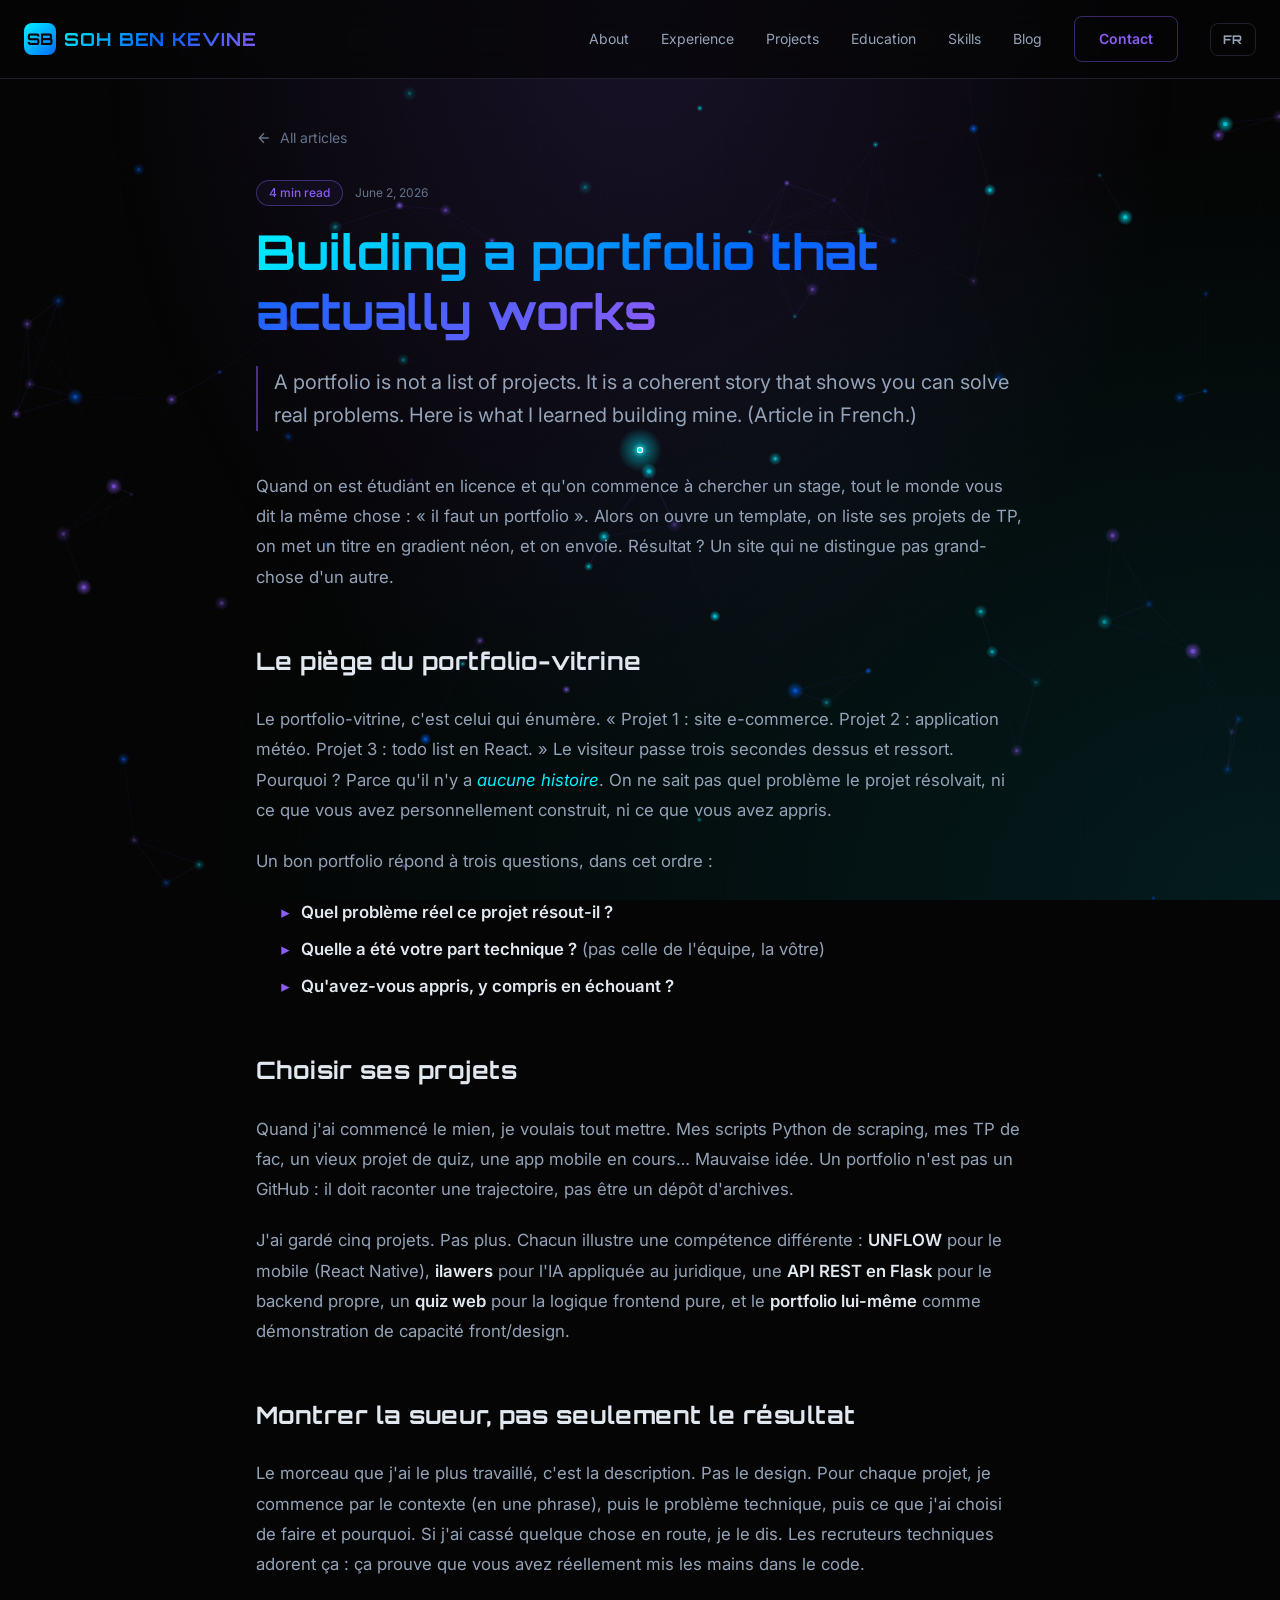
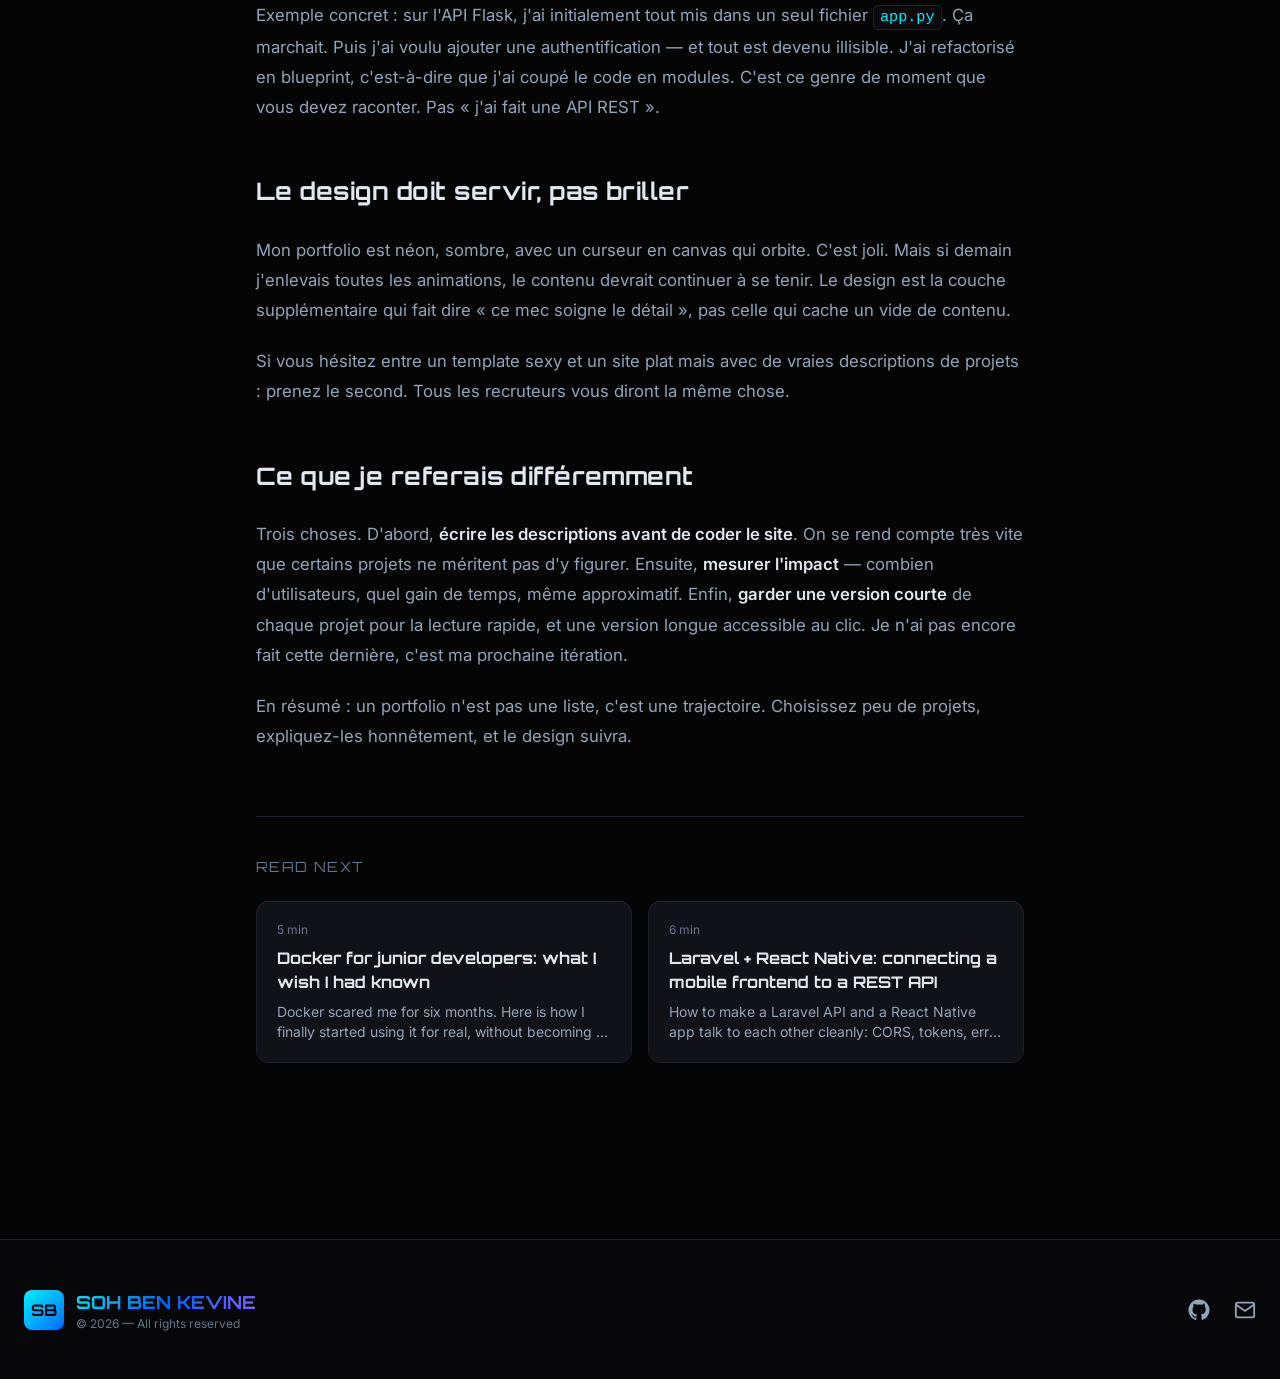
<file: blog-construire-un-portfolio-qui-sert-vraiment-en.html>
<!DOCTYPE html>
<html lang="en" class="scroll-smooth">
<head>
    <meta charset="utf-8">
    <meta name="viewport" content="width=device-width, initial-scale=1">
    <title>Soh Ben Kevine — Junior Full Stack Developer</title>
    <meta name="description" content="Portfolio of Soh Ben Kevine, junior full-stack developer and 3rd-year MIAGE student at UFHB: projects, experience, skills and blog.">
    <meta property="og:title" content="Soh Ben Kevine — Junior Full Stack Developer">
    <meta property="og:description" content="Projects, experience and skills of Soh Ben Kevine, junior full-stack developer.">
    <meta property="og:type" content="website">

    <link rel="preconnect" href="https://fonts.googleapis.com">
    <link href="https://fonts.googleapis.com/css2?family=Inter:wght@300;400;500;600;700;800&family=Orbitron:wght@400;500;600;700;800;900&display=swap" rel="stylesheet">
    <link rel="preload" as="style" href="app.css" /><link rel="modulepreload" as="script" href="app.js" /><link rel="stylesheet" href="app.css" /><script type="module" src="app.js"></script></head>
<body class="bg-dark-bg text-text-primary antialiased">
    <!-- Background effects -->
    <div class="fixed inset-0 -z-10 bg-grid opacity-30"></div>
    <div class="fixed inset-0 -z-10 bg-radial-neon"></div>

    <!-- Neon universe background network (canvas, behind content) -->
    <canvas id="neon-canvas" class="neon-universe-bg" aria-hidden="true"></canvas>

    <!-- Atomic / ionic custom cursor (canvas overlay, never blocks interaction) -->
    <canvas id="atomic-cursor" class="atomic-cursor" aria-hidden="true"></canvas>

    <!-- Navbar -->
    <nav class="fixed top-0 left-0 right-0 z-50 backdrop-blur-lg bg-dark-bg/70 border-b border-dark-border">
    <div class="max-w-7xl mx-auto px-6 py-4 flex items-center justify-between">
        <a href="index-en.html#hero" class="flex items-center gap-2 group">
            <div class="w-8 h-8 rounded-lg bg-gradient-to-br from-neon-cyan via-neon-blue to-neon-violet animate-gradient flex items-center justify-center font-display font-bold text-dark-bg">
                SB
            </div>
            <span class="font-display font-bold text-lg tracking-wider text-gradient">SOH BEN KEVINE</span>
        </a>

        <!-- Desktop nav -->
        <ul class="hidden md:flex items-center gap-8 text-sm">
            <li><a href="index-en.html#about" class="nav-link text-text-secondary hover:text-neon-cyan transition">About</a></li>
            <li><a href="index-en.html#experience" class="nav-link text-text-secondary hover:text-neon-cyan transition">Experience</a></li>
            <li><a href="index-en.html#projects" class="nav-link text-text-secondary hover:text-neon-cyan transition">Projects</a></li>
            <li><a href="index-en.html#education" class="nav-link text-text-secondary hover:text-neon-cyan transition">Education</a></li>
            <li><a href="index-en.html#skills" class="nav-link text-text-secondary hover:text-neon-cyan transition">Skills</a></li>
            <li><a href="index-en.html#blog" class="nav-link text-text-secondary hover:text-neon-cyan transition">Blog</a></li>
            <li><a href="index-en.html#contact" class="btn-outline text-sm">Contact</a></li>
            <li><a href="blog-construire-un-portfolio-qui-sert-vraiment.html" title="Version française" class="text-xs font-display font-bold tracking-wider px-3 py-2 rounded-lg border border-dark-border text-text-secondary hover:text-neon-cyan hover:border-neon-cyan transition">FR</a></li>
        </ul>

        <!-- Mobile menu button -->
        <button x-data="{ open: false }" @click="open = !open" class="md:hidden text-neon-cyan p-2">
            <svg x-show="!open" xmlns="http://www.w3.org/2000/svg" width="24" height="24" fill="none" stroke="currentColor" stroke-width="2" viewBox="0 0 24 24"><path d="M4 6h16M4 12h16M4 18h16"/></svg>
            <svg x-show="open" xmlns="http://www.w3.org/2000/svg" width="24" height="24" fill="none" stroke="currentColor" stroke-width="2" viewBox="0 0 24 24"><path d="M6 6l12 12M6 18L18 6"/></svg>
        </button>
    </div>

    <!-- Mobile menu -->
    <div x-data="{ open: false }" x-show="open" class="md:hidden border-t border-dark-border bg-dark-surface/95 backdrop-blur">
        <ul class="flex flex-col gap-4 p-6">
            <li><a href="index-en.html#about" @click="open = false" class="block text-text-secondary hover:text-neon-cyan">About</a></li>
            <li><a href="index-en.html#experience" @click="open = false" class="block text-text-secondary hover:text-neon-cyan">Experience</a></li>
            <li><a href="index-en.html#projects" @click="open = false" class="block text-text-secondary hover:text-neon-cyan">Projects</a></li>
            <li><a href="index-en.html#education" @click="open = false" class="block text-text-secondary hover:text-neon-cyan">Education</a></li>
            <li><a href="index-en.html#skills" @click="open = false" class="block text-text-secondary hover:text-neon-cyan">Skills</a></li>
            <li><a href="index-en.html#blog" @click="open = false" class="block text-text-secondary hover:text-neon-cyan">Blog</a></li>
            <li><a href="index-en.html#contact" @click="open = false" class="btn-outline w-full justify-center">Contact</a></li>
            <li class="pt-2"><a href="blog-construire-un-portfolio-qui-sert-vraiment.html" title="Version française" class="text-xs font-display font-bold tracking-wider px-3 py-2 rounded-lg border border-dark-border text-text-secondary hover:text-neon-cyan hover:border-neon-cyan transition">FR</a></li>
        </ul>
    </div>
</nav>

    <!-- Main content -->
    <main>
        
    <article class="pt-32 pb-24 px-6">
        <div class="max-w-3xl mx-auto">
            <a href="blog-en.html" class="inline-flex items-center gap-2 text-text-muted hover:text-neon-cyan transition text-sm mb-8">
                <svg xmlns="http://www.w3.org/2000/svg" width="16" height="16" fill="none" stroke="currentColor" stroke-width="2" viewBox="0 0 24 24"><path d="M19 12H5M12 19l-7-7 7-7"/></svg>
                All articles
            </a>

            <div class="flex items-center gap-3 text-xs text-text-muted mb-4">
                <span class="badge-violet">4 min read</span>
                <span>June 2, 2026</span>
            </div>

            <h1 class="font-display text-3xl md:text-5xl font-bold leading-tight mb-6">
                <span class="text-gradient">Building a portfolio that actually works</span>
            </h1>

            <p class="text-xl text-text-secondary mb-10 leading-relaxed border-l-2 border-neon-violet/50 pl-4">
                A portfolio is not a list of projects. It is a coherent story that shows you can solve real problems. Here is what I learned building mine. (Article in French.)
            </p>

            <div class="prose-neon">
                <p>Quand on est étudiant en licence et qu'on commence à chercher un stage, tout le monde vous dit la même chose : « il faut un portfolio ». Alors on ouvre un template, on liste ses projets de TP, on met un titre en gradient néon, et on envoie. Résultat ? Un site qui ne distingue pas grand-chose d'un autre.</p>

<h2>Le piège du portfolio-vitrine</h2>
<p>Le portfolio-vitrine, c'est celui qui énumère. « Projet 1 : site e-commerce. Projet 2 : application météo. Projet 3 : todo list en React. » Le visiteur passe trois secondes dessus et ressort. Pourquoi ? Parce qu'il n'y a <em>aucune histoire</em>. On ne sait pas quel problème le projet résolvait, ni ce que vous avez personnellement construit, ni ce que vous avez appris.</p>
<p>Un bon portfolio répond à trois questions, dans cet ordre :</p>
<ul>
<li><strong>Quel problème réel ce projet résout-il ?</strong></li>
<li><strong>Quelle a été votre part technique ?</strong> (pas celle de l'équipe, la vôtre)</li>
<li><strong>Qu'avez-vous appris, y compris en échouant ?</strong></li>
</ul>

<h2>Choisir ses projets</h2>
<p>Quand j'ai commencé le mien, je voulais tout mettre. Mes scripts Python de scraping, mes TP de fac, un vieux projet de quiz, une app mobile en cours… Mauvaise idée. Un portfolio n'est pas un GitHub : il doit raconter une trajectoire, pas être un dépôt d'archives.</p>
<p>J'ai gardé cinq projets. Pas plus. Chacun illustre une compétence différente : <strong>UNFLOW</strong> pour le mobile (React Native), <strong>ilawers</strong> pour l'IA appliquée au juridique, une <strong>API REST en Flask</strong> pour le backend propre, un <strong>quiz web</strong> pour la logique frontend pure, et le <strong>portfolio lui-même</strong> comme démonstration de capacité front/design.</p>

<h2>Montrer la sueur, pas seulement le résultat</h2>
<p>Le morceau que j'ai le plus travaillé, c'est la description. Pas le design. Pour chaque projet, je commence par le contexte (en une phrase), puis le problème technique, puis ce que j'ai choisi de faire et pourquoi. Si j'ai cassé quelque chose en route, je le dis. Les recruteurs techniques adorent ça : ça prouve que vous avez réellement mis les mains dans le code.</p>
<p>Exemple concret : sur l'API Flask, j'ai initialement tout mis dans un seul fichier <code>app.py</code>. Ça marchait. Puis j'ai voulu ajouter une authentification — et tout est devenu illisible. J'ai refactorisé en blueprint, c'est-à-dire que j'ai coupé le code en modules. C'est ce genre de moment que vous devez raconter. Pas « j'ai fait une API REST ».</p>

<h2>Le design doit servir, pas briller</h2>
<p>Mon portfolio est néon, sombre, avec un curseur en canvas qui orbite. C'est joli. Mais si demain j'enlevais toutes les animations, le contenu devrait continuer à se tenir. Le design est la couche supplémentaire qui fait dire « ce mec soigne le détail », pas celle qui cache un vide de contenu.</p>
<p>Si vous hésitez entre un template sexy et un site plat mais avec de vraies descriptions de projets : prenez le second. Tous les recruteurs vous diront la même chose.</p>

<h2>Ce que je referais différemment</h2>
<p>Trois choses. D'abord, <strong>écrire les descriptions avant de coder le site</strong>. On se rend compte très vite que certains projets ne méritent pas d'y figurer. Ensuite, <strong>mesurer l'impact</strong> — combien d'utilisateurs, quel gain de temps, même approximatif. Enfin, <strong>garder une version courte</strong> de chaque projet pour la lecture rapide, et une version longue accessible au clic. Je n'ai pas encore fait cette dernière, c'est ma prochaine itération.</p>

<p>En résumé : un portfolio n'est pas une liste, c'est une trajectoire. Choisissez peu de projets, expliquez-les honnêtement, et le design suivra.</p>
            </div>

                            <div class="mt-16 pt-10 border-t border-dark-border">
                    <h2 class="font-display text-sm uppercase tracking-widest text-text-muted mb-6">Read next</h2>
                    <div class="grid grid-cols-1 md:grid-cols-2 gap-4">
                                                    <a href="blog-docker-pour-les-developpeurs-juniors-en.html" class="card-neon p-5 group block">
                                <div class="text-xs text-text-muted mb-2">5 min</div>
                                <h3 class="font-display font-bold text-text-primary group-hover:text-neon-cyan transition">Docker for junior developers: what I wish I had known</h3>
                                <p class="text-text-secondary text-sm mt-2 line-clamp-2">Docker scared me for six months. Here is how I finally started using it for real, without becoming a DevOps engineer, just to stop breaking my environment. (Article in French.)</p>
                            </a>
                                                    <a href="blog-laravel-react-native-api-rest-en.html" class="card-neon p-5 group block">
                                <div class="text-xs text-text-muted mb-2">6 min</div>
                                <h3 class="font-display font-bold text-text-primary group-hover:text-neon-cyan transition">Laravel + React Native: connecting a mobile frontend to a REST API</h3>
                                <p class="text-text-secondary text-sm mt-2 line-clamp-2">How to make a Laravel API and a React Native app talk to each other cleanly: CORS, tokens, error handling and common pitfalls. (Article in French.)</p>
                            </a>
                                            </div>
                </div>
                    </div>
    </article>

    </main>

    <!-- Footer -->
    <footer class="border-t border-dark-border bg-dark-surface/50 mt-20">
    <div class="max-w-7xl mx-auto px-6 py-12">
        <div class="flex flex-col md:flex-row items-center justify-between gap-6">
            <div class="flex items-center gap-3">
                <div class="w-10 h-10 rounded-lg bg-gradient-to-br from-neon-cyan via-neon-blue to-neon-violet animate-gradient flex items-center justify-center font-display font-bold text-dark-bg">
                    SB
                </div>
                <div>
                    <p class="font-display font-bold text-lg text-gradient">SOH BEN KEVINE</p>
                    <p class="text-xs text-text-muted">© 2026 — All rights reserved</p>
                </div>
            </div>

            <div class="flex items-center gap-6">
                <a href="https://github.com/ke2007-st" target="_blank" rel="noopener" class="text-text-secondary hover:text-neon-cyan transition" aria-label="GitHub">
                    <svg xmlns="http://www.w3.org/2000/svg" width="22" height="22" fill="currentColor" viewBox="0 0 24 24"><path d="M12 .5C5.7.5.5 5.7.5 12c0 5.1 3.3 9.4 7.9 10.9.6.1.8-.3.8-.6v-2c-3.2.7-3.9-1.4-3.9-1.4-.5-1.3-1.3-1.7-1.3-1.7-1.1-.7.1-.7.1-.7 1.2.1 1.8 1.2 1.8 1.2 1.1 1.8 2.8 1.3 3.5 1 .1-.8.4-1.3.8-1.6-2.6-.3-5.3-1.3-5.3-5.7 0-1.3.5-2.3 1.2-3.1-.1-.3-.5-1.5.1-3.1 0 0 1-.3 3.3 1.2a11.5 11.5 0 0 1 6 0C17 4.6 18 4.9 18 4.9c.6 1.6.2 2.8.1 3.1.8.8 1.2 1.8 1.2 3.1 0 4.4-2.7 5.4-5.3 5.7.4.4.8 1.1.8 2.2v3.3c0 .3.2.7.8.6 4.6-1.5 7.9-5.8 7.9-10.9C23.5 5.7 18.3.5 12 .5z"/></svg>
                </a>
                <a href="mailto:sohben342@gmail.com" class="text-text-secondary hover:text-neon-cyan transition" aria-label="Email">
                    <svg xmlns="http://www.w3.org/2000/svg" width="22" height="22" fill="none" stroke="currentColor" stroke-width="2" viewBox="0 0 24 24"><rect x="2" y="4" width="20" height="16" rx="2"/><path d="M2 6l10 7 10-7"/></svg>
                </a>
            </div>
        </div>
    </div>
</footer>
</body>
</html>
</file>
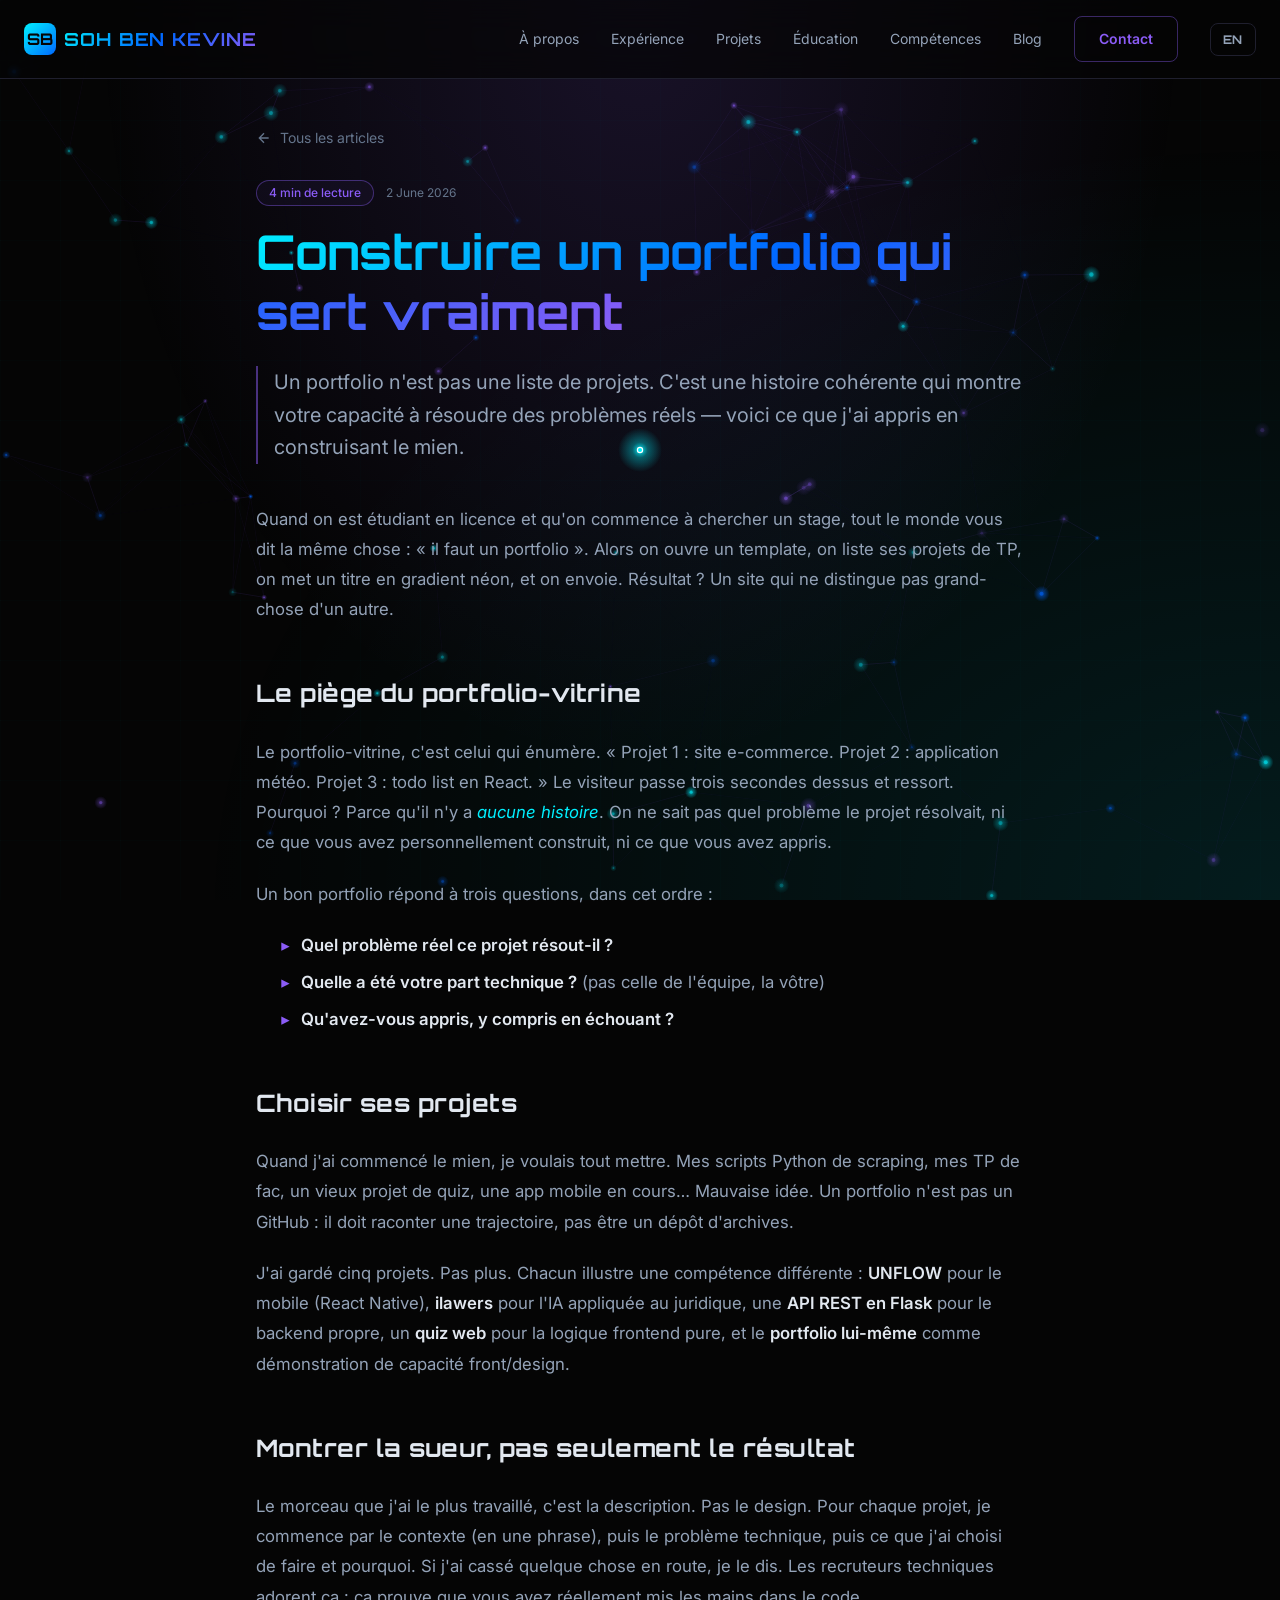
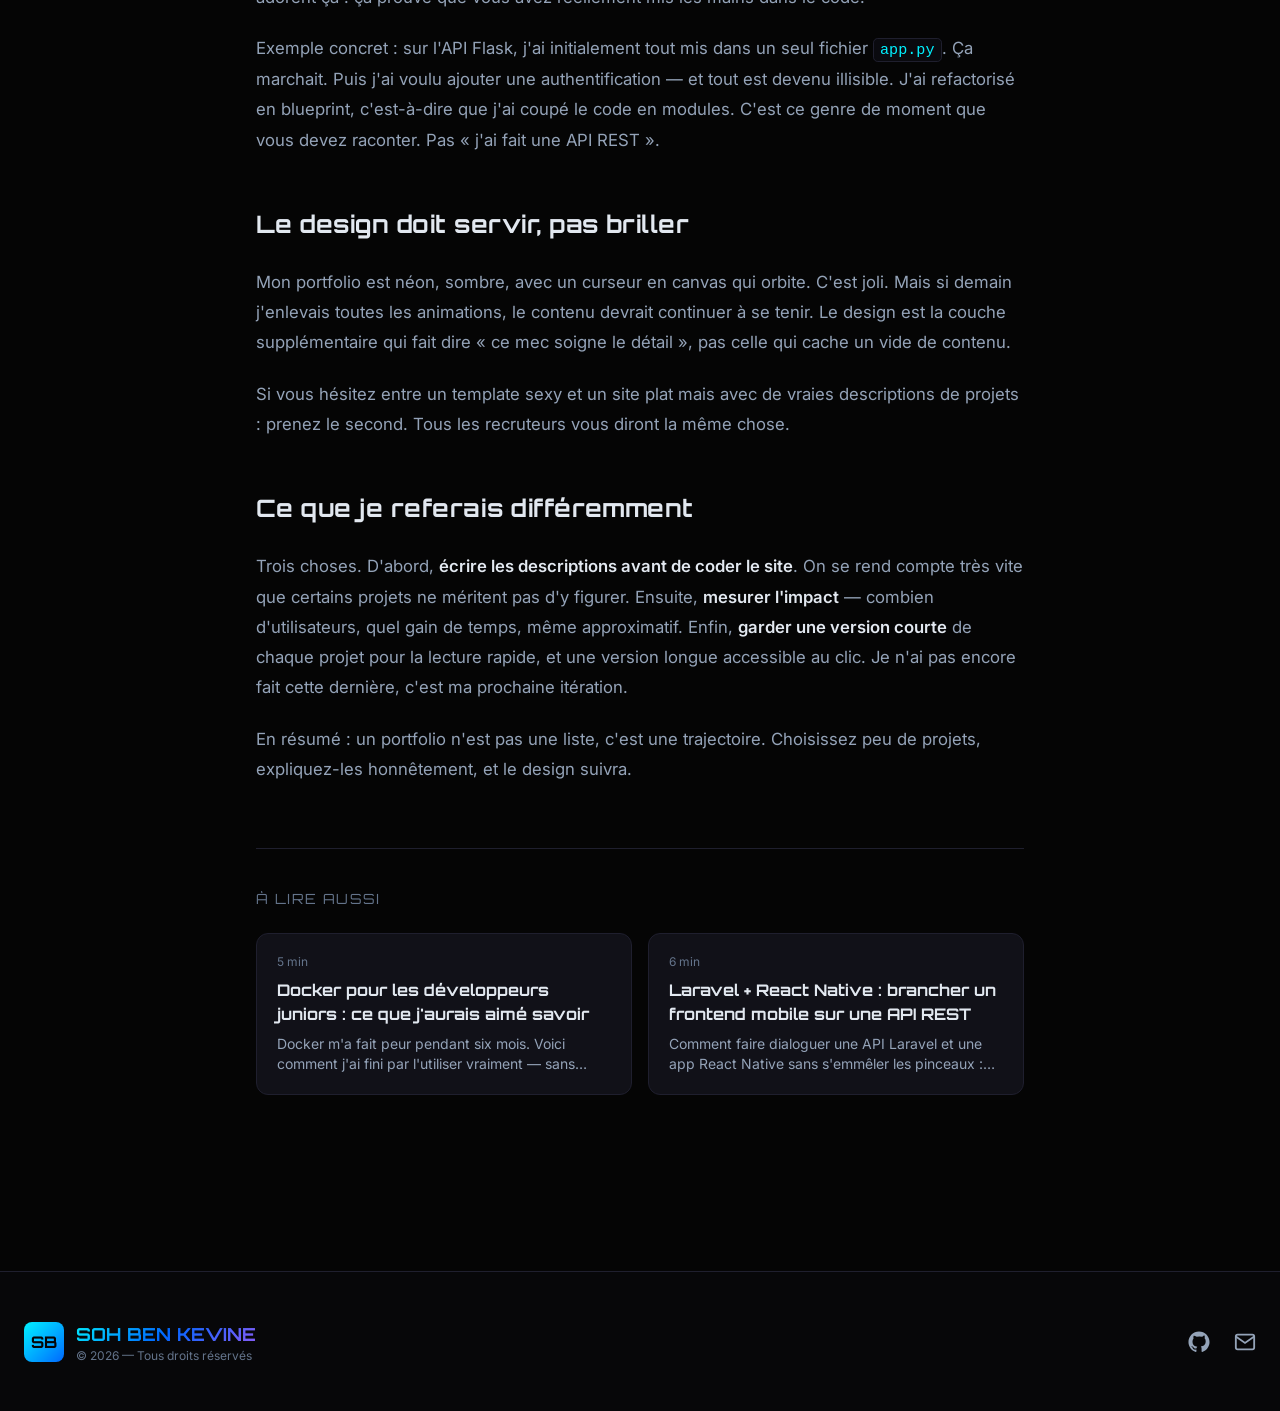
<file: blog-construire-un-portfolio-qui-sert-vraiment.html>
<!DOCTYPE html>
<html lang="fr" class="scroll-smooth">
<head>
    <meta charset="utf-8">
    <meta name="viewport" content="width=device-width, initial-scale=1">
    <title>Soh Ben Kevine — Développeur Full Stack Junior</title>
    <meta name="description" content="Portfolio de Soh Ben Kevine, développeur full stack junior et étudiant en Licence 3 MIAGE à l'UFHB : projets, expérience, compétences et blog.">
    <meta property="og:title" content="Soh Ben Kevine — Développeur Full Stack Junior">
    <meta property="og:description" content="Projets, expérience et compétences de Soh Ben Kevine, développeur full stack junior.">
    <meta property="og:type" content="website">

    <link rel="preconnect" href="https://fonts.googleapis.com">
    <link href="https://fonts.googleapis.com/css2?family=Inter:wght@300;400;500;600;700;800&family=Orbitron:wght@400;500;600;700;800;900&display=swap" rel="stylesheet">
    <link rel="preload" as="style" href="app.css" /><link rel="modulepreload" as="script" href="app.js" /><link rel="stylesheet" href="app.css" /><script type="module" src="app.js"></script></head>
<body class="bg-dark-bg text-text-primary antialiased">
    <!-- Background effects -->
    <div class="fixed inset-0 -z-10 bg-grid opacity-30"></div>
    <div class="fixed inset-0 -z-10 bg-radial-neon"></div>

    <!-- Neon universe background network (canvas, behind content) -->
    <canvas id="neon-canvas" class="neon-universe-bg" aria-hidden="true"></canvas>

    <!-- Atomic / ionic custom cursor (canvas overlay, never blocks interaction) -->
    <canvas id="atomic-cursor" class="atomic-cursor" aria-hidden="true"></canvas>

    <!-- Navbar -->
    <nav class="fixed top-0 left-0 right-0 z-50 backdrop-blur-lg bg-dark-bg/70 border-b border-dark-border">
    <div class="max-w-7xl mx-auto px-6 py-4 flex items-center justify-between">
        <a href="index.html#hero" class="flex items-center gap-2 group">
            <div class="w-8 h-8 rounded-lg bg-gradient-to-br from-neon-cyan via-neon-blue to-neon-violet animate-gradient flex items-center justify-center font-display font-bold text-dark-bg">
                SB
            </div>
            <span class="font-display font-bold text-lg tracking-wider text-gradient">SOH BEN KEVINE</span>
        </a>

        <!-- Desktop nav -->
        <ul class="hidden md:flex items-center gap-8 text-sm">
            <li><a href="index.html#about" class="nav-link text-text-secondary hover:text-neon-cyan transition">À propos</a></li>
            <li><a href="index.html#experience" class="nav-link text-text-secondary hover:text-neon-cyan transition">Expérience</a></li>
            <li><a href="index.html#projects" class="nav-link text-text-secondary hover:text-neon-cyan transition">Projets</a></li>
            <li><a href="index.html#education" class="nav-link text-text-secondary hover:text-neon-cyan transition">Éducation</a></li>
            <li><a href="index.html#skills" class="nav-link text-text-secondary hover:text-neon-cyan transition">Compétences</a></li>
            <li><a href="index.html#blog" class="nav-link text-text-secondary hover:text-neon-cyan transition">Blog</a></li>
            <li><a href="index.html#contact" class="btn-outline text-sm">Contact</a></li>
            <li><a href="blog-construire-un-portfolio-qui-sert-vraiment-en.html" title="English version" class="text-xs font-display font-bold tracking-wider px-3 py-2 rounded-lg border border-dark-border text-text-secondary hover:text-neon-cyan hover:border-neon-cyan transition">EN</a></li>
        </ul>

        <!-- Mobile menu button -->
        <button x-data="{ open: false }" @click="open = !open" class="md:hidden text-neon-cyan p-2">
            <svg x-show="!open" xmlns="http://www.w3.org/2000/svg" width="24" height="24" fill="none" stroke="currentColor" stroke-width="2" viewBox="0 0 24 24"><path d="M4 6h16M4 12h16M4 18h16"/></svg>
            <svg x-show="open" xmlns="http://www.w3.org/2000/svg" width="24" height="24" fill="none" stroke="currentColor" stroke-width="2" viewBox="0 0 24 24"><path d="M6 6l12 12M6 18L18 6"/></svg>
        </button>
    </div>

    <!-- Mobile menu -->
    <div x-data="{ open: false }" x-show="open" class="md:hidden border-t border-dark-border bg-dark-surface/95 backdrop-blur">
        <ul class="flex flex-col gap-4 p-6">
            <li><a href="index.html#about" @click="open = false" class="block text-text-secondary hover:text-neon-cyan">À propos</a></li>
            <li><a href="index.html#experience" @click="open = false" class="block text-text-secondary hover:text-neon-cyan">Expérience</a></li>
            <li><a href="index.html#projects" @click="open = false" class="block text-text-secondary hover:text-neon-cyan">Projets</a></li>
            <li><a href="index.html#education" @click="open = false" class="block text-text-secondary hover:text-neon-cyan">Éducation</a></li>
            <li><a href="index.html#skills" @click="open = false" class="block text-text-secondary hover:text-neon-cyan">Compétences</a></li>
            <li><a href="index.html#blog" @click="open = false" class="block text-text-secondary hover:text-neon-cyan">Blog</a></li>
            <li><a href="index.html#contact" @click="open = false" class="btn-outline w-full justify-center">Contact</a></li>
            <li class="pt-2"><a href="blog-construire-un-portfolio-qui-sert-vraiment-en.html" title="English version" class="text-xs font-display font-bold tracking-wider px-3 py-2 rounded-lg border border-dark-border text-text-secondary hover:text-neon-cyan hover:border-neon-cyan transition">EN</a></li>
        </ul>
    </div>
</nav>

    <!-- Main content -->
    <main>
        
    <article class="pt-32 pb-24 px-6">
        <div class="max-w-3xl mx-auto">
            <a href="blog.html" class="inline-flex items-center gap-2 text-text-muted hover:text-neon-cyan transition text-sm mb-8">
                <svg xmlns="http://www.w3.org/2000/svg" width="16" height="16" fill="none" stroke="currentColor" stroke-width="2" viewBox="0 0 24 24"><path d="M19 12H5M12 19l-7-7 7-7"/></svg>
                Tous les articles
            </a>

            <div class="flex items-center gap-3 text-xs text-text-muted mb-4">
                <span class="badge-violet">4 min de lecture</span>
                <span>2 June 2026</span>
            </div>

            <h1 class="font-display text-3xl md:text-5xl font-bold leading-tight mb-6">
                <span class="text-gradient">Construire un portfolio qui sert vraiment</span>
            </h1>

            <p class="text-xl text-text-secondary mb-10 leading-relaxed border-l-2 border-neon-violet/50 pl-4">
                Un portfolio n&#039;est pas une liste de projets. C&#039;est une histoire cohérente qui montre votre capacité à résoudre des problèmes réels — voici ce que j&#039;ai appris en construisant le mien.
            </p>

            <div class="prose-neon">
                <p>Quand on est étudiant en licence et qu'on commence à chercher un stage, tout le monde vous dit la même chose : « il faut un portfolio ». Alors on ouvre un template, on liste ses projets de TP, on met un titre en gradient néon, et on envoie. Résultat ? Un site qui ne distingue pas grand-chose d'un autre.</p>

<h2>Le piège du portfolio-vitrine</h2>
<p>Le portfolio-vitrine, c'est celui qui énumère. « Projet 1 : site e-commerce. Projet 2 : application météo. Projet 3 : todo list en React. » Le visiteur passe trois secondes dessus et ressort. Pourquoi ? Parce qu'il n'y a <em>aucune histoire</em>. On ne sait pas quel problème le projet résolvait, ni ce que vous avez personnellement construit, ni ce que vous avez appris.</p>
<p>Un bon portfolio répond à trois questions, dans cet ordre :</p>
<ul>
<li><strong>Quel problème réel ce projet résout-il ?</strong></li>
<li><strong>Quelle a été votre part technique ?</strong> (pas celle de l'équipe, la vôtre)</li>
<li><strong>Qu'avez-vous appris, y compris en échouant ?</strong></li>
</ul>

<h2>Choisir ses projets</h2>
<p>Quand j'ai commencé le mien, je voulais tout mettre. Mes scripts Python de scraping, mes TP de fac, un vieux projet de quiz, une app mobile en cours… Mauvaise idée. Un portfolio n'est pas un GitHub : il doit raconter une trajectoire, pas être un dépôt d'archives.</p>
<p>J'ai gardé cinq projets. Pas plus. Chacun illustre une compétence différente : <strong>UNFLOW</strong> pour le mobile (React Native), <strong>ilawers</strong> pour l'IA appliquée au juridique, une <strong>API REST en Flask</strong> pour le backend propre, un <strong>quiz web</strong> pour la logique frontend pure, et le <strong>portfolio lui-même</strong> comme démonstration de capacité front/design.</p>

<h2>Montrer la sueur, pas seulement le résultat</h2>
<p>Le morceau que j'ai le plus travaillé, c'est la description. Pas le design. Pour chaque projet, je commence par le contexte (en une phrase), puis le problème technique, puis ce que j'ai choisi de faire et pourquoi. Si j'ai cassé quelque chose en route, je le dis. Les recruteurs techniques adorent ça : ça prouve que vous avez réellement mis les mains dans le code.</p>
<p>Exemple concret : sur l'API Flask, j'ai initialement tout mis dans un seul fichier <code>app.py</code>. Ça marchait. Puis j'ai voulu ajouter une authentification — et tout est devenu illisible. J'ai refactorisé en blueprint, c'est-à-dire que j'ai coupé le code en modules. C'est ce genre de moment que vous devez raconter. Pas « j'ai fait une API REST ».</p>

<h2>Le design doit servir, pas briller</h2>
<p>Mon portfolio est néon, sombre, avec un curseur en canvas qui orbite. C'est joli. Mais si demain j'enlevais toutes les animations, le contenu devrait continuer à se tenir. Le design est la couche supplémentaire qui fait dire « ce mec soigne le détail », pas celle qui cache un vide de contenu.</p>
<p>Si vous hésitez entre un template sexy et un site plat mais avec de vraies descriptions de projets : prenez le second. Tous les recruteurs vous diront la même chose.</p>

<h2>Ce que je referais différemment</h2>
<p>Trois choses. D'abord, <strong>écrire les descriptions avant de coder le site</strong>. On se rend compte très vite que certains projets ne méritent pas d'y figurer. Ensuite, <strong>mesurer l'impact</strong> — combien d'utilisateurs, quel gain de temps, même approximatif. Enfin, <strong>garder une version courte</strong> de chaque projet pour la lecture rapide, et une version longue accessible au clic. Je n'ai pas encore fait cette dernière, c'est ma prochaine itération.</p>

<p>En résumé : un portfolio n'est pas une liste, c'est une trajectoire. Choisissez peu de projets, expliquez-les honnêtement, et le design suivra.</p>
            </div>

                            <div class="mt-16 pt-10 border-t border-dark-border">
                    <h2 class="font-display text-sm uppercase tracking-widest text-text-muted mb-6">À lire aussi</h2>
                    <div class="grid grid-cols-1 md:grid-cols-2 gap-4">
                                                    <a href="blog-docker-pour-les-developpeurs-juniors.html" class="card-neon p-5 group block">
                                <div class="text-xs text-text-muted mb-2">5 min</div>
                                <h3 class="font-display font-bold text-text-primary group-hover:text-neon-cyan transition">Docker pour les développeurs juniors : ce que j&#039;aurais aimé savoir</h3>
                                <p class="text-text-secondary text-sm mt-2 line-clamp-2">Docker m&#039;a fait peur pendant six mois. Voici comment j&#039;ai fini par l&#039;utiliser vraiment — sans devenir devops, juste pour arrêter de casser mon environnement.</p>
                            </a>
                                                    <a href="blog-laravel-react-native-api-rest.html" class="card-neon p-5 group block">
                                <div class="text-xs text-text-muted mb-2">6 min</div>
                                <h3 class="font-display font-bold text-text-primary group-hover:text-neon-cyan transition">Laravel + React Native : brancher un frontend mobile sur une API REST</h3>
                                <p class="text-text-secondary text-sm mt-2 line-clamp-2">Comment faire dialoguer une API Laravel et une app React Native sans s&#039;emmêler les pinceaux : CORS, tokens, gestion d&#039;erreur et pièges classiques.</p>
                            </a>
                                            </div>
                </div>
                    </div>
    </article>

    </main>

    <!-- Footer -->
    <footer class="border-t border-dark-border bg-dark-surface/50 mt-20">
    <div class="max-w-7xl mx-auto px-6 py-12">
        <div class="flex flex-col md:flex-row items-center justify-between gap-6">
            <div class="flex items-center gap-3">
                <div class="w-10 h-10 rounded-lg bg-gradient-to-br from-neon-cyan via-neon-blue to-neon-violet animate-gradient flex items-center justify-center font-display font-bold text-dark-bg">
                    SB
                </div>
                <div>
                    <p class="font-display font-bold text-lg text-gradient">SOH BEN KEVINE</p>
                    <p class="text-xs text-text-muted">© 2026 — Tous droits réservés</p>
                </div>
            </div>

            <div class="flex items-center gap-6">
                <a href="https://github.com/ke2007-st" target="_blank" rel="noopener" class="text-text-secondary hover:text-neon-cyan transition" aria-label="GitHub">
                    <svg xmlns="http://www.w3.org/2000/svg" width="22" height="22" fill="currentColor" viewBox="0 0 24 24"><path d="M12 .5C5.7.5.5 5.7.5 12c0 5.1 3.3 9.4 7.9 10.9.6.1.8-.3.8-.6v-2c-3.2.7-3.9-1.4-3.9-1.4-.5-1.3-1.3-1.7-1.3-1.7-1.1-.7.1-.7.1-.7 1.2.1 1.8 1.2 1.8 1.2 1.1 1.8 2.8 1.3 3.5 1 .1-.8.4-1.3.8-1.6-2.6-.3-5.3-1.3-5.3-5.7 0-1.3.5-2.3 1.2-3.1-.1-.3-.5-1.5.1-3.1 0 0 1-.3 3.3 1.2a11.5 11.5 0 0 1 6 0C17 4.6 18 4.9 18 4.9c.6 1.6.2 2.8.1 3.1.8.8 1.2 1.8 1.2 3.1 0 4.4-2.7 5.4-5.3 5.7.4.4.8 1.1.8 2.2v3.3c0 .3.2.7.8.6 4.6-1.5 7.9-5.8 7.9-10.9C23.5 5.7 18.3.5 12 .5z"/></svg>
                </a>
                <a href="mailto:sohben342@gmail.com" class="text-text-secondary hover:text-neon-cyan transition" aria-label="Email">
                    <svg xmlns="http://www.w3.org/2000/svg" width="22" height="22" fill="none" stroke="currentColor" stroke-width="2" viewBox="0 0 24 24"><rect x="2" y="4" width="20" height="16" rx="2"/><path d="M2 6l10 7 10-7"/></svg>
                </a>
            </div>
        </div>
    </div>
</footer>
</body>
</html>
</file>
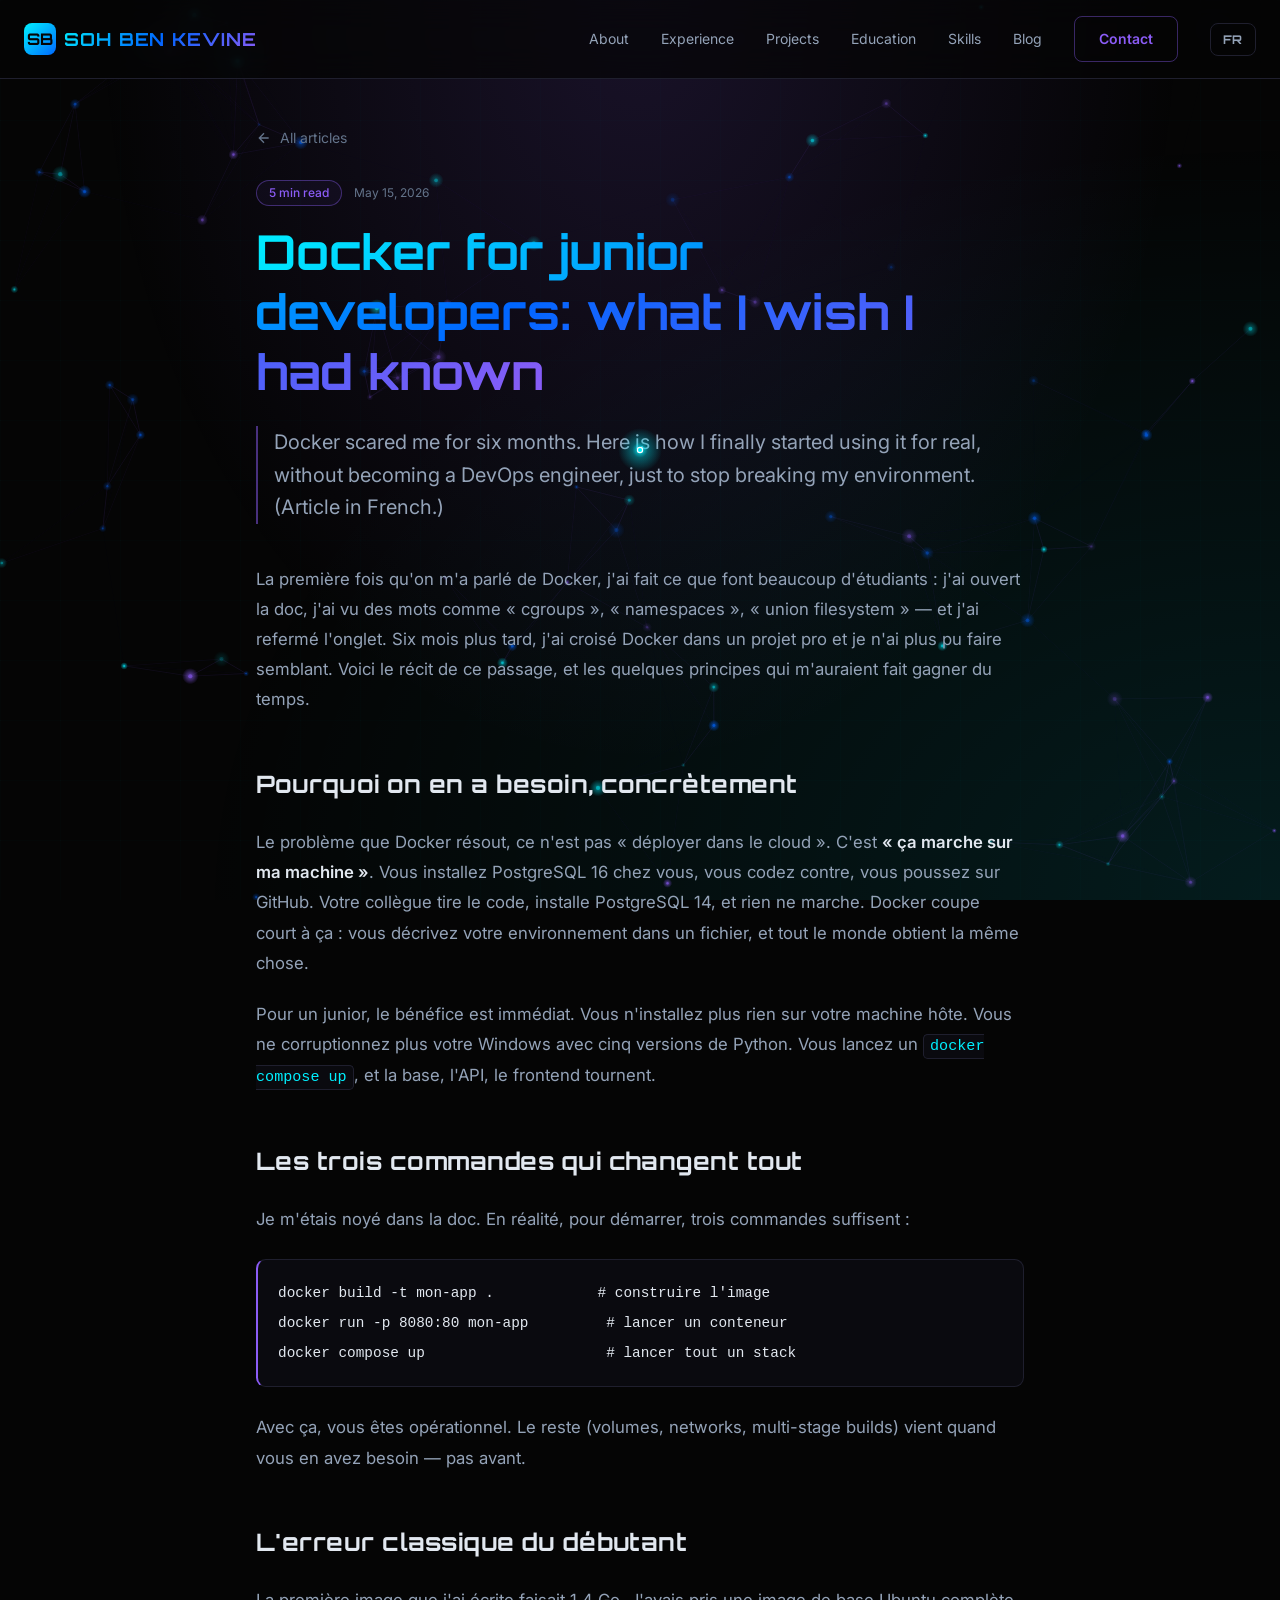
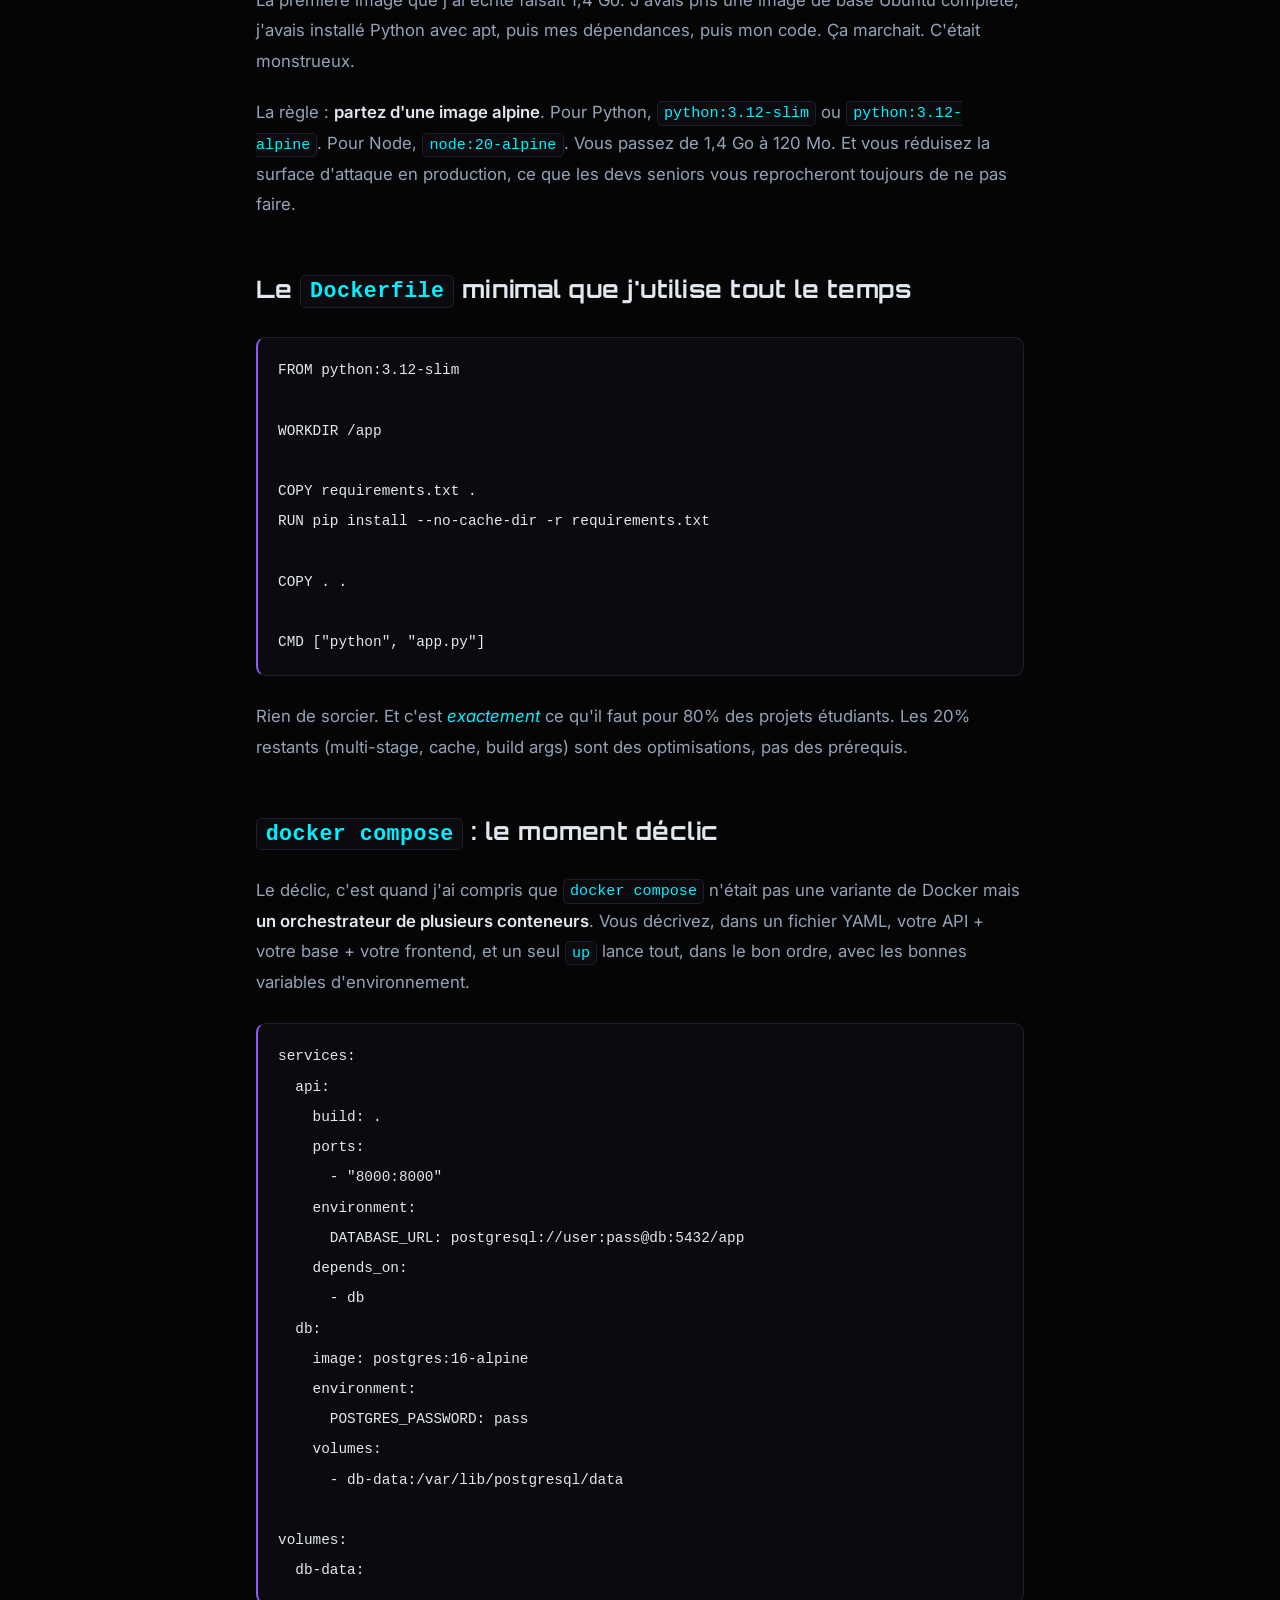
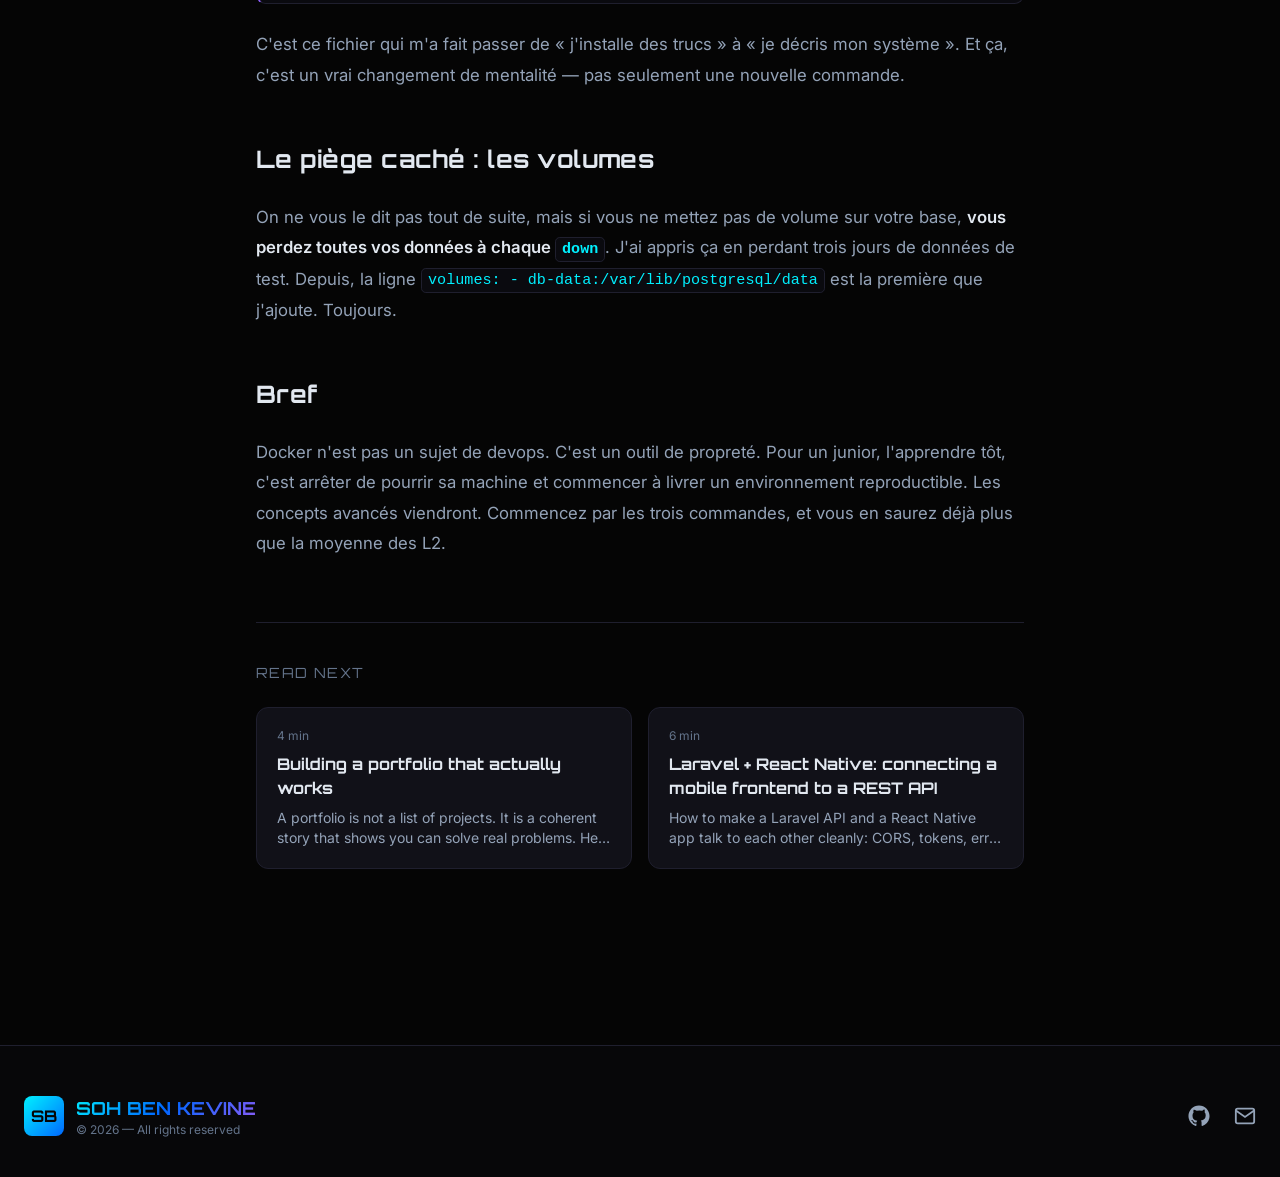
<file: blog-docker-pour-les-developpeurs-juniors-en.html>
<!DOCTYPE html>
<html lang="en" class="scroll-smooth">
<head>
    <meta charset="utf-8">
    <meta name="viewport" content="width=device-width, initial-scale=1">
    <title>Soh Ben Kevine — Junior Full Stack Developer</title>
    <meta name="description" content="Portfolio of Soh Ben Kevine, junior full-stack developer and 3rd-year MIAGE student at UFHB: projects, experience, skills and blog.">
    <meta property="og:title" content="Soh Ben Kevine — Junior Full Stack Developer">
    <meta property="og:description" content="Projects, experience and skills of Soh Ben Kevine, junior full-stack developer.">
    <meta property="og:type" content="website">

    <link rel="preconnect" href="https://fonts.googleapis.com">
    <link href="https://fonts.googleapis.com/css2?family=Inter:wght@300;400;500;600;700;800&family=Orbitron:wght@400;500;600;700;800;900&display=swap" rel="stylesheet">
    <link rel="preload" as="style" href="app.css" /><link rel="modulepreload" as="script" href="app.js" /><link rel="stylesheet" href="app.css" /><script type="module" src="app.js"></script></head>
<body class="bg-dark-bg text-text-primary antialiased">
    <!-- Background effects -->
    <div class="fixed inset-0 -z-10 bg-grid opacity-30"></div>
    <div class="fixed inset-0 -z-10 bg-radial-neon"></div>

    <!-- Neon universe background network (canvas, behind content) -->
    <canvas id="neon-canvas" class="neon-universe-bg" aria-hidden="true"></canvas>

    <!-- Atomic / ionic custom cursor (canvas overlay, never blocks interaction) -->
    <canvas id="atomic-cursor" class="atomic-cursor" aria-hidden="true"></canvas>

    <!-- Navbar -->
    <nav class="fixed top-0 left-0 right-0 z-50 backdrop-blur-lg bg-dark-bg/70 border-b border-dark-border">
    <div class="max-w-7xl mx-auto px-6 py-4 flex items-center justify-between">
        <a href="index-en.html#hero" class="flex items-center gap-2 group">
            <div class="w-8 h-8 rounded-lg bg-gradient-to-br from-neon-cyan via-neon-blue to-neon-violet animate-gradient flex items-center justify-center font-display font-bold text-dark-bg">
                SB
            </div>
            <span class="font-display font-bold text-lg tracking-wider text-gradient">SOH BEN KEVINE</span>
        </a>

        <!-- Desktop nav -->
        <ul class="hidden md:flex items-center gap-8 text-sm">
            <li><a href="index-en.html#about" class="nav-link text-text-secondary hover:text-neon-cyan transition">About</a></li>
            <li><a href="index-en.html#experience" class="nav-link text-text-secondary hover:text-neon-cyan transition">Experience</a></li>
            <li><a href="index-en.html#projects" class="nav-link text-text-secondary hover:text-neon-cyan transition">Projects</a></li>
            <li><a href="index-en.html#education" class="nav-link text-text-secondary hover:text-neon-cyan transition">Education</a></li>
            <li><a href="index-en.html#skills" class="nav-link text-text-secondary hover:text-neon-cyan transition">Skills</a></li>
            <li><a href="index-en.html#blog" class="nav-link text-text-secondary hover:text-neon-cyan transition">Blog</a></li>
            <li><a href="index-en.html#contact" class="btn-outline text-sm">Contact</a></li>
            <li><a href="blog-docker-pour-les-developpeurs-juniors.html" title="Version française" class="text-xs font-display font-bold tracking-wider px-3 py-2 rounded-lg border border-dark-border text-text-secondary hover:text-neon-cyan hover:border-neon-cyan transition">FR</a></li>
        </ul>

        <!-- Mobile menu button -->
        <button x-data="{ open: false }" @click="open = !open" class="md:hidden text-neon-cyan p-2">
            <svg x-show="!open" xmlns="http://www.w3.org/2000/svg" width="24" height="24" fill="none" stroke="currentColor" stroke-width="2" viewBox="0 0 24 24"><path d="M4 6h16M4 12h16M4 18h16"/></svg>
            <svg x-show="open" xmlns="http://www.w3.org/2000/svg" width="24" height="24" fill="none" stroke="currentColor" stroke-width="2" viewBox="0 0 24 24"><path d="M6 6l12 12M6 18L18 6"/></svg>
        </button>
    </div>

    <!-- Mobile menu -->
    <div x-data="{ open: false }" x-show="open" class="md:hidden border-t border-dark-border bg-dark-surface/95 backdrop-blur">
        <ul class="flex flex-col gap-4 p-6">
            <li><a href="index-en.html#about" @click="open = false" class="block text-text-secondary hover:text-neon-cyan">About</a></li>
            <li><a href="index-en.html#experience" @click="open = false" class="block text-text-secondary hover:text-neon-cyan">Experience</a></li>
            <li><a href="index-en.html#projects" @click="open = false" class="block text-text-secondary hover:text-neon-cyan">Projects</a></li>
            <li><a href="index-en.html#education" @click="open = false" class="block text-text-secondary hover:text-neon-cyan">Education</a></li>
            <li><a href="index-en.html#skills" @click="open = false" class="block text-text-secondary hover:text-neon-cyan">Skills</a></li>
            <li><a href="index-en.html#blog" @click="open = false" class="block text-text-secondary hover:text-neon-cyan">Blog</a></li>
            <li><a href="index-en.html#contact" @click="open = false" class="btn-outline w-full justify-center">Contact</a></li>
            <li class="pt-2"><a href="blog-docker-pour-les-developpeurs-juniors.html" title="Version française" class="text-xs font-display font-bold tracking-wider px-3 py-2 rounded-lg border border-dark-border text-text-secondary hover:text-neon-cyan hover:border-neon-cyan transition">FR</a></li>
        </ul>
    </div>
</nav>

    <!-- Main content -->
    <main>
        
    <article class="pt-32 pb-24 px-6">
        <div class="max-w-3xl mx-auto">
            <a href="blog-en.html" class="inline-flex items-center gap-2 text-text-muted hover:text-neon-cyan transition text-sm mb-8">
                <svg xmlns="http://www.w3.org/2000/svg" width="16" height="16" fill="none" stroke="currentColor" stroke-width="2" viewBox="0 0 24 24"><path d="M19 12H5M12 19l-7-7 7-7"/></svg>
                All articles
            </a>

            <div class="flex items-center gap-3 text-xs text-text-muted mb-4">
                <span class="badge-violet">5 min read</span>
                <span>May 15, 2026</span>
            </div>

            <h1 class="font-display text-3xl md:text-5xl font-bold leading-tight mb-6">
                <span class="text-gradient">Docker for junior developers: what I wish I had known</span>
            </h1>

            <p class="text-xl text-text-secondary mb-10 leading-relaxed border-l-2 border-neon-violet/50 pl-4">
                Docker scared me for six months. Here is how I finally started using it for real, without becoming a DevOps engineer, just to stop breaking my environment. (Article in French.)
            </p>

            <div class="prose-neon">
                <p>La première fois qu'on m'a parlé de Docker, j'ai fait ce que font beaucoup d'étudiants : j'ai ouvert la doc, j'ai vu des mots comme « cgroups », « namespaces », « union filesystem » — et j'ai refermé l'onglet. Six mois plus tard, j'ai croisé Docker dans un projet pro et je n'ai plus pu faire semblant. Voici le récit de ce passage, et les quelques principes qui m'auraient fait gagner du temps.</p>

<h2>Pourquoi on en a besoin, concrètement</h2>
<p>Le problème que Docker résout, ce n'est pas « déployer dans le cloud ». C'est <strong>« ça marche sur ma machine »</strong>. Vous installez PostgreSQL 16 chez vous, vous codez contre, vous poussez sur GitHub. Votre collègue tire le code, installe PostgreSQL 14, et rien ne marche. Docker coupe court à ça : vous décrivez votre environnement dans un fichier, et tout le monde obtient la même chose.</p>
<p>Pour un junior, le bénéfice est immédiat. Vous n'installez plus rien sur votre machine hôte. Vous ne corruptionnez plus votre Windows avec cinq versions de Python. Vous lancez un <code>docker compose up</code>, et la base, l'API, le frontend tournent.</p>

<h2>Les trois commandes qui changent tout</h2>
<p>Je m'étais noyé dans la doc. En réalité, pour démarrer, trois commandes suffisent :</p>
<pre><code>docker build -t mon-app .            # construire l'image
docker run -p 8080:80 mon-app         # lancer un conteneur
docker compose up                     # lancer tout un stack</code></pre>
<p>Avec ça, vous êtes opérationnel. Le reste (volumes, networks, multi-stage builds) vient quand vous en avez besoin — pas avant.</p>

<h2>L'erreur classique du débutant</h2>
<p>La première image que j'ai écrite faisait 1,4 Go. J'avais pris une image de base Ubuntu complète, j'avais installé Python avec apt, puis mes dépendances, puis mon code. Ça marchait. C'était monstrueux.</p>
<p>La règle : <strong>partez d'une image alpine</strong>. Pour Python, <code>python:3.12-slim</code> ou <code>python:3.12-alpine</code>. Pour Node, <code>node:20-alpine</code>. Vous passez de 1,4 Go à 120 Mo. Et vous réduisez la surface d'attaque en production, ce que les devs seniors vous reprocheront toujours de ne pas faire.</p>

<h2>Le <code>Dockerfile</code> minimal que j'utilise tout le temps</h2>
<pre><code>FROM python:3.12-slim

WORKDIR /app

COPY requirements.txt .
RUN pip install --no-cache-dir -r requirements.txt

COPY . .

CMD ["python", "app.py"]</code></pre>
<p>Rien de sorcier. Et c'est <em>exactement</em> ce qu'il faut pour 80% des projets étudiants. Les 20% restants (multi-stage, cache, build args) sont des optimisations, pas des prérequis.</p>

<h2><code>docker compose</code> : le moment déclic</h2>
<p>Le déclic, c'est quand j'ai compris que <code>docker compose</code> n'était pas une variante de Docker mais <strong>un orchestrateur de plusieurs conteneurs</strong>. Vous décrivez, dans un fichier YAML, votre API + votre base + votre frontend, et un seul <code>up</code> lance tout, dans le bon ordre, avec les bonnes variables d'environnement.</p>
<pre><code>services:
  api:
    build: .
    ports:
      - "8000:8000"
    environment:
      DATABASE_URL: postgresql://user:pass@db:5432/app
    depends_on:
      - db
  db:
    image: postgres:16-alpine
    environment:
      POSTGRES_PASSWORD: pass
    volumes:
      - db-data:/var/lib/postgresql/data

volumes:
  db-data:</code></pre>
<p>C'est ce fichier qui m'a fait passer de « j'installe des trucs » à « je décris mon système ». Et ça, c'est un vrai changement de mentalité — pas seulement une nouvelle commande.</p>

<h2>Le piège caché : les volumes</h2>
<p>On ne vous le dit pas tout de suite, mais si vous ne mettez pas de volume sur votre base, <strong>vous perdez toutes vos données à chaque <code>down</code></strong>. J'ai appris ça en perdant trois jours de données de test. Depuis, la ligne <code>volumes: - db-data:/var/lib/postgresql/data</code> est la première que j'ajoute. Toujours.</p>

<h2>Bref</h2>
<p>Docker n'est pas un sujet de devops. C'est un outil de propreté. Pour un junior, l'apprendre tôt, c'est arrêter de pourrir sa machine et commencer à livrer un environnement reproductible. Les concepts avancés viendront. Commencez par les trois commandes, et vous en saurez déjà plus que la moyenne des L2.</p>
            </div>

                            <div class="mt-16 pt-10 border-t border-dark-border">
                    <h2 class="font-display text-sm uppercase tracking-widest text-text-muted mb-6">Read next</h2>
                    <div class="grid grid-cols-1 md:grid-cols-2 gap-4">
                                                    <a href="blog-construire-un-portfolio-qui-sert-vraiment-en.html" class="card-neon p-5 group block">
                                <div class="text-xs text-text-muted mb-2">4 min</div>
                                <h3 class="font-display font-bold text-text-primary group-hover:text-neon-cyan transition">Building a portfolio that actually works</h3>
                                <p class="text-text-secondary text-sm mt-2 line-clamp-2">A portfolio is not a list of projects. It is a coherent story that shows you can solve real problems. Here is what I learned building mine. (Article in French.)</p>
                            </a>
                                                    <a href="blog-laravel-react-native-api-rest-en.html" class="card-neon p-5 group block">
                                <div class="text-xs text-text-muted mb-2">6 min</div>
                                <h3 class="font-display font-bold text-text-primary group-hover:text-neon-cyan transition">Laravel + React Native: connecting a mobile frontend to a REST API</h3>
                                <p class="text-text-secondary text-sm mt-2 line-clamp-2">How to make a Laravel API and a React Native app talk to each other cleanly: CORS, tokens, error handling and common pitfalls. (Article in French.)</p>
                            </a>
                                            </div>
                </div>
                    </div>
    </article>

    </main>

    <!-- Footer -->
    <footer class="border-t border-dark-border bg-dark-surface/50 mt-20">
    <div class="max-w-7xl mx-auto px-6 py-12">
        <div class="flex flex-col md:flex-row items-center justify-between gap-6">
            <div class="flex items-center gap-3">
                <div class="w-10 h-10 rounded-lg bg-gradient-to-br from-neon-cyan via-neon-blue to-neon-violet animate-gradient flex items-center justify-center font-display font-bold text-dark-bg">
                    SB
                </div>
                <div>
                    <p class="font-display font-bold text-lg text-gradient">SOH BEN KEVINE</p>
                    <p class="text-xs text-text-muted">© 2026 — All rights reserved</p>
                </div>
            </div>

            <div class="flex items-center gap-6">
                <a href="https://github.com/ke2007-st" target="_blank" rel="noopener" class="text-text-secondary hover:text-neon-cyan transition" aria-label="GitHub">
                    <svg xmlns="http://www.w3.org/2000/svg" width="22" height="22" fill="currentColor" viewBox="0 0 24 24"><path d="M12 .5C5.7.5.5 5.7.5 12c0 5.1 3.3 9.4 7.9 10.9.6.1.8-.3.8-.6v-2c-3.2.7-3.9-1.4-3.9-1.4-.5-1.3-1.3-1.7-1.3-1.7-1.1-.7.1-.7.1-.7 1.2.1 1.8 1.2 1.8 1.2 1.1 1.8 2.8 1.3 3.5 1 .1-.8.4-1.3.8-1.6-2.6-.3-5.3-1.3-5.3-5.7 0-1.3.5-2.3 1.2-3.1-.1-.3-.5-1.5.1-3.1 0 0 1-.3 3.3 1.2a11.5 11.5 0 0 1 6 0C17 4.6 18 4.9 18 4.9c.6 1.6.2 2.8.1 3.1.8.8 1.2 1.8 1.2 3.1 0 4.4-2.7 5.4-5.3 5.7.4.4.8 1.1.8 2.2v3.3c0 .3.2.7.8.6 4.6-1.5 7.9-5.8 7.9-10.9C23.5 5.7 18.3.5 12 .5z"/></svg>
                </a>
                <a href="mailto:sohben342@gmail.com" class="text-text-secondary hover:text-neon-cyan transition" aria-label="Email">
                    <svg xmlns="http://www.w3.org/2000/svg" width="22" height="22" fill="none" stroke="currentColor" stroke-width="2" viewBox="0 0 24 24"><rect x="2" y="4" width="20" height="16" rx="2"/><path d="M2 6l10 7 10-7"/></svg>
                </a>
            </div>
        </div>
    </div>
</footer>
</body>
</html>
</file>
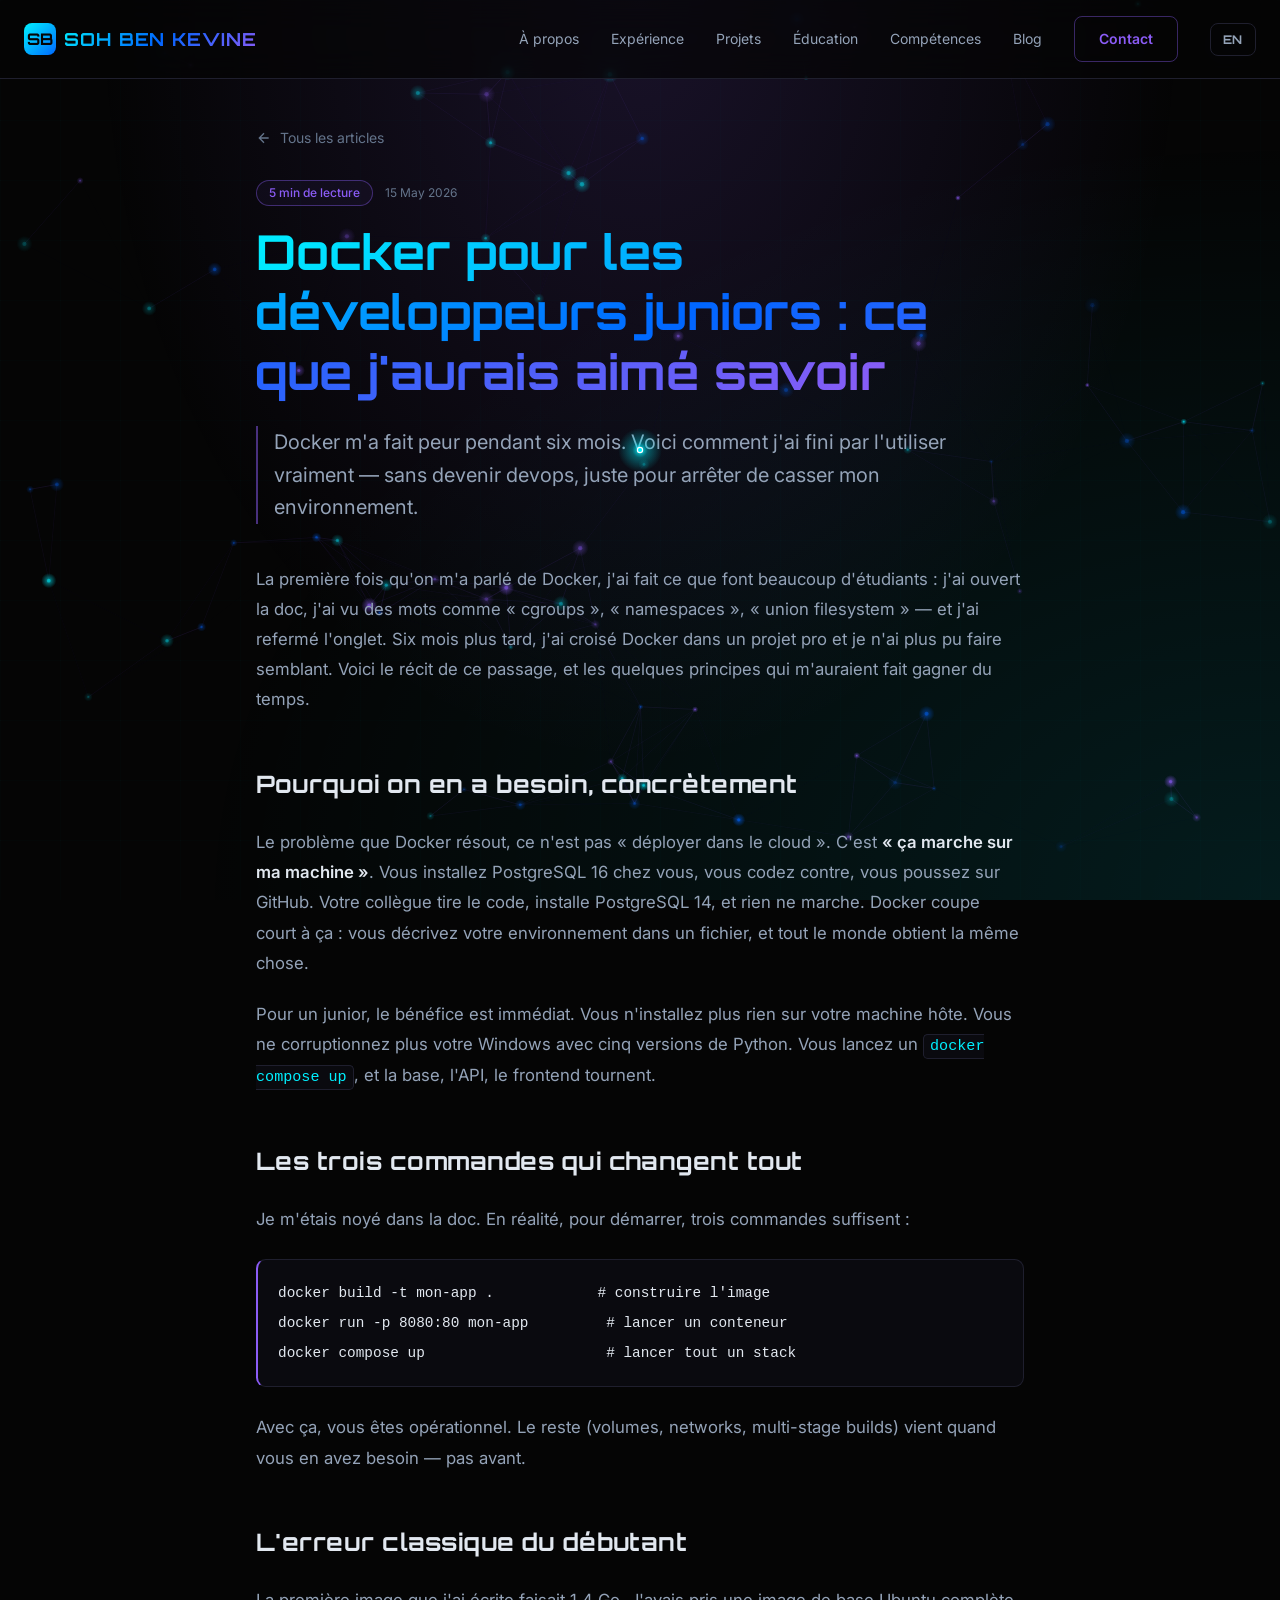
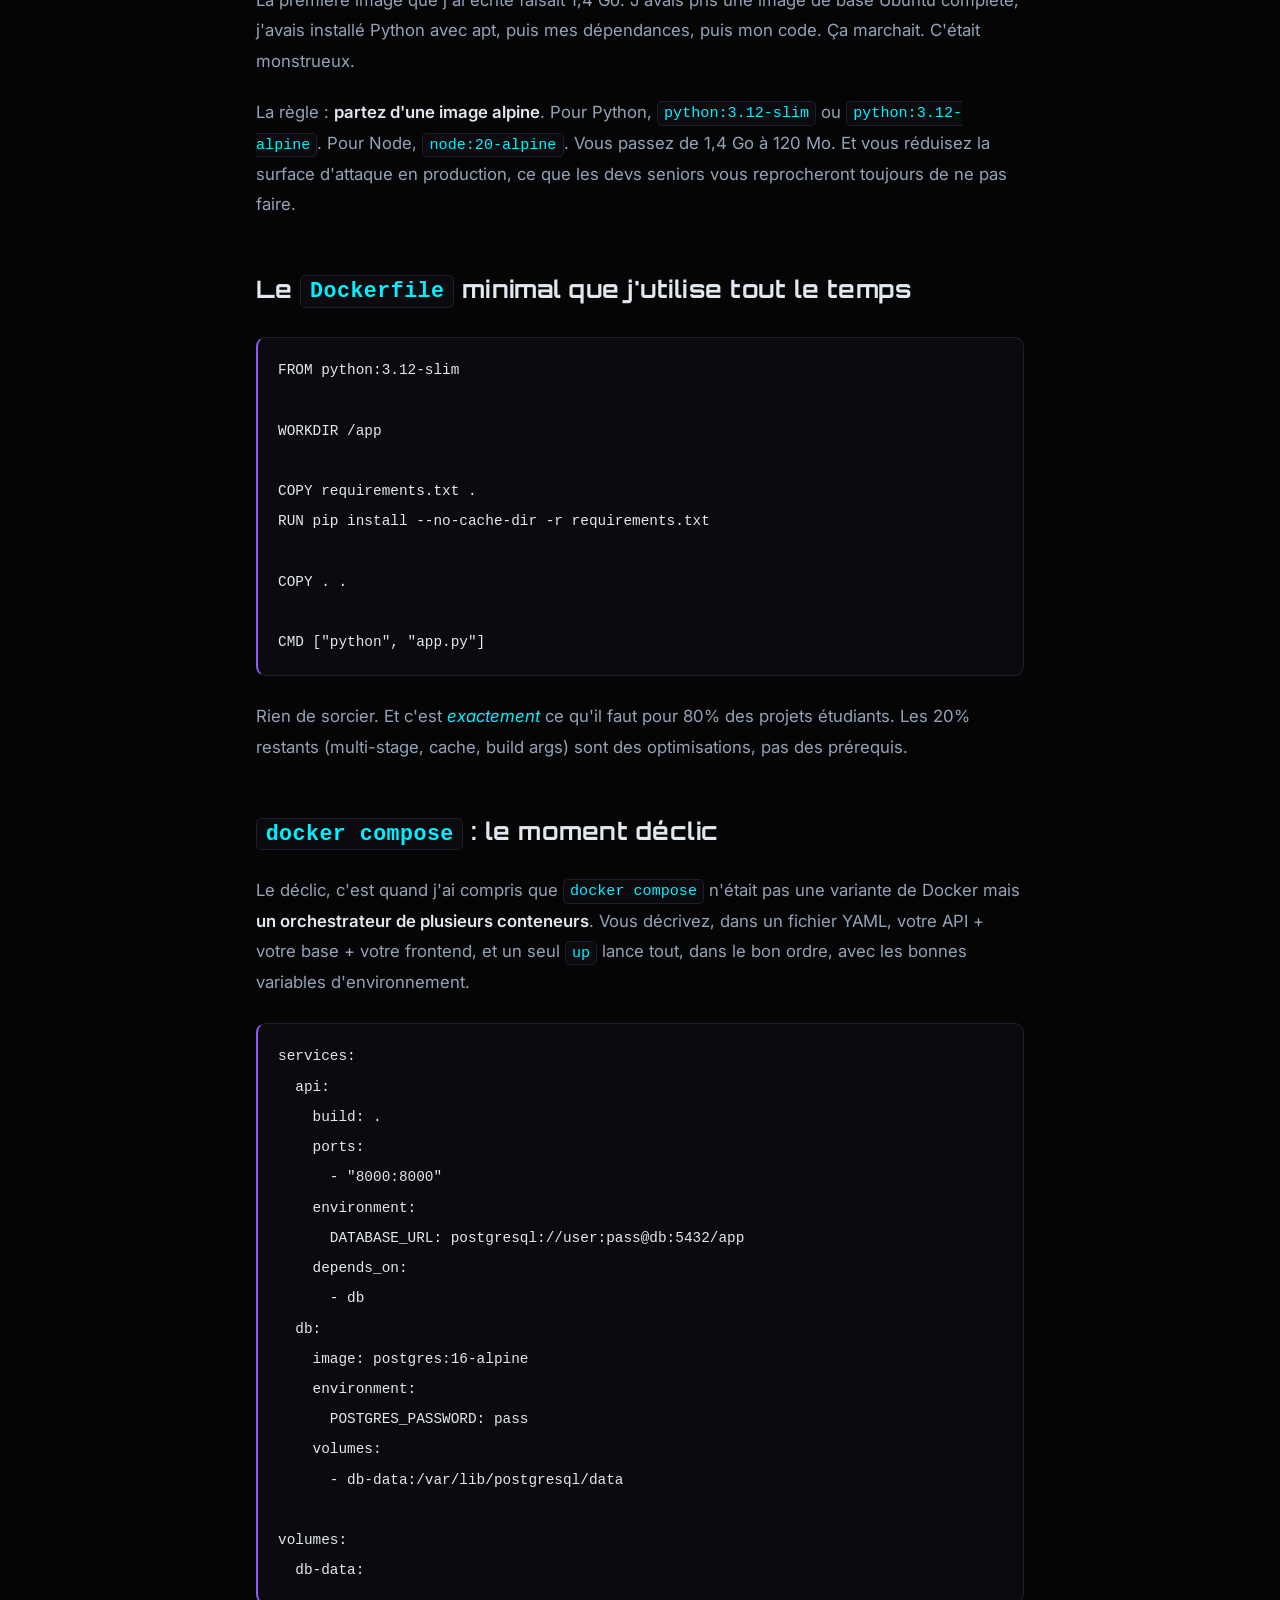
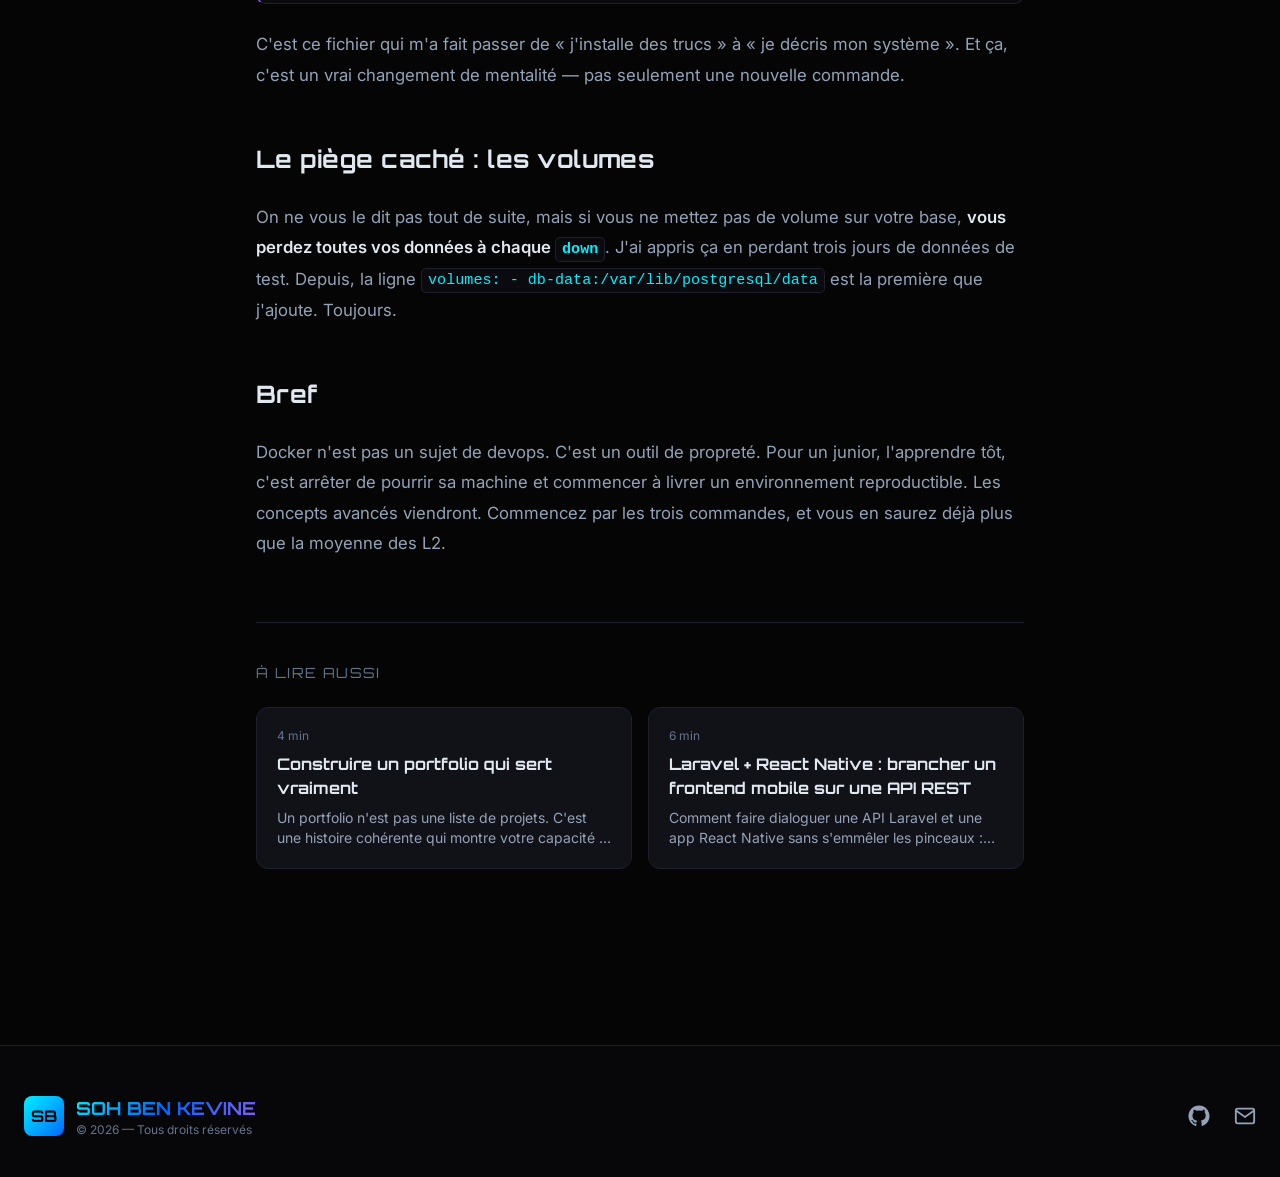
<file: blog-docker-pour-les-developpeurs-juniors.html>
<!DOCTYPE html>
<html lang="fr" class="scroll-smooth">
<head>
    <meta charset="utf-8">
    <meta name="viewport" content="width=device-width, initial-scale=1">
    <title>Soh Ben Kevine — Développeur Full Stack Junior</title>
    <meta name="description" content="Portfolio de Soh Ben Kevine, développeur full stack junior et étudiant en Licence 3 MIAGE à l'UFHB : projets, expérience, compétences et blog.">
    <meta property="og:title" content="Soh Ben Kevine — Développeur Full Stack Junior">
    <meta property="og:description" content="Projets, expérience et compétences de Soh Ben Kevine, développeur full stack junior.">
    <meta property="og:type" content="website">

    <link rel="preconnect" href="https://fonts.googleapis.com">
    <link href="https://fonts.googleapis.com/css2?family=Inter:wght@300;400;500;600;700;800&family=Orbitron:wght@400;500;600;700;800;900&display=swap" rel="stylesheet">
    <link rel="preload" as="style" href="app.css" /><link rel="modulepreload" as="script" href="app.js" /><link rel="stylesheet" href="app.css" /><script type="module" src="app.js"></script></head>
<body class="bg-dark-bg text-text-primary antialiased">
    <!-- Background effects -->
    <div class="fixed inset-0 -z-10 bg-grid opacity-30"></div>
    <div class="fixed inset-0 -z-10 bg-radial-neon"></div>

    <!-- Neon universe background network (canvas, behind content) -->
    <canvas id="neon-canvas" class="neon-universe-bg" aria-hidden="true"></canvas>

    <!-- Atomic / ionic custom cursor (canvas overlay, never blocks interaction) -->
    <canvas id="atomic-cursor" class="atomic-cursor" aria-hidden="true"></canvas>

    <!-- Navbar -->
    <nav class="fixed top-0 left-0 right-0 z-50 backdrop-blur-lg bg-dark-bg/70 border-b border-dark-border">
    <div class="max-w-7xl mx-auto px-6 py-4 flex items-center justify-between">
        <a href="index.html#hero" class="flex items-center gap-2 group">
            <div class="w-8 h-8 rounded-lg bg-gradient-to-br from-neon-cyan via-neon-blue to-neon-violet animate-gradient flex items-center justify-center font-display font-bold text-dark-bg">
                SB
            </div>
            <span class="font-display font-bold text-lg tracking-wider text-gradient">SOH BEN KEVINE</span>
        </a>

        <!-- Desktop nav -->
        <ul class="hidden md:flex items-center gap-8 text-sm">
            <li><a href="index.html#about" class="nav-link text-text-secondary hover:text-neon-cyan transition">À propos</a></li>
            <li><a href="index.html#experience" class="nav-link text-text-secondary hover:text-neon-cyan transition">Expérience</a></li>
            <li><a href="index.html#projects" class="nav-link text-text-secondary hover:text-neon-cyan transition">Projets</a></li>
            <li><a href="index.html#education" class="nav-link text-text-secondary hover:text-neon-cyan transition">Éducation</a></li>
            <li><a href="index.html#skills" class="nav-link text-text-secondary hover:text-neon-cyan transition">Compétences</a></li>
            <li><a href="index.html#blog" class="nav-link text-text-secondary hover:text-neon-cyan transition">Blog</a></li>
            <li><a href="index.html#contact" class="btn-outline text-sm">Contact</a></li>
            <li><a href="blog-docker-pour-les-developpeurs-juniors-en.html" title="English version" class="text-xs font-display font-bold tracking-wider px-3 py-2 rounded-lg border border-dark-border text-text-secondary hover:text-neon-cyan hover:border-neon-cyan transition">EN</a></li>
        </ul>

        <!-- Mobile menu button -->
        <button x-data="{ open: false }" @click="open = !open" class="md:hidden text-neon-cyan p-2">
            <svg x-show="!open" xmlns="http://www.w3.org/2000/svg" width="24" height="24" fill="none" stroke="currentColor" stroke-width="2" viewBox="0 0 24 24"><path d="M4 6h16M4 12h16M4 18h16"/></svg>
            <svg x-show="open" xmlns="http://www.w3.org/2000/svg" width="24" height="24" fill="none" stroke="currentColor" stroke-width="2" viewBox="0 0 24 24"><path d="M6 6l12 12M6 18L18 6"/></svg>
        </button>
    </div>

    <!-- Mobile menu -->
    <div x-data="{ open: false }" x-show="open" class="md:hidden border-t border-dark-border bg-dark-surface/95 backdrop-blur">
        <ul class="flex flex-col gap-4 p-6">
            <li><a href="index.html#about" @click="open = false" class="block text-text-secondary hover:text-neon-cyan">À propos</a></li>
            <li><a href="index.html#experience" @click="open = false" class="block text-text-secondary hover:text-neon-cyan">Expérience</a></li>
            <li><a href="index.html#projects" @click="open = false" class="block text-text-secondary hover:text-neon-cyan">Projets</a></li>
            <li><a href="index.html#education" @click="open = false" class="block text-text-secondary hover:text-neon-cyan">Éducation</a></li>
            <li><a href="index.html#skills" @click="open = false" class="block text-text-secondary hover:text-neon-cyan">Compétences</a></li>
            <li><a href="index.html#blog" @click="open = false" class="block text-text-secondary hover:text-neon-cyan">Blog</a></li>
            <li><a href="index.html#contact" @click="open = false" class="btn-outline w-full justify-center">Contact</a></li>
            <li class="pt-2"><a href="blog-docker-pour-les-developpeurs-juniors-en.html" title="English version" class="text-xs font-display font-bold tracking-wider px-3 py-2 rounded-lg border border-dark-border text-text-secondary hover:text-neon-cyan hover:border-neon-cyan transition">EN</a></li>
        </ul>
    </div>
</nav>

    <!-- Main content -->
    <main>
        
    <article class="pt-32 pb-24 px-6">
        <div class="max-w-3xl mx-auto">
            <a href="blog.html" class="inline-flex items-center gap-2 text-text-muted hover:text-neon-cyan transition text-sm mb-8">
                <svg xmlns="http://www.w3.org/2000/svg" width="16" height="16" fill="none" stroke="currentColor" stroke-width="2" viewBox="0 0 24 24"><path d="M19 12H5M12 19l-7-7 7-7"/></svg>
                Tous les articles
            </a>

            <div class="flex items-center gap-3 text-xs text-text-muted mb-4">
                <span class="badge-violet">5 min de lecture</span>
                <span>15 May 2026</span>
            </div>

            <h1 class="font-display text-3xl md:text-5xl font-bold leading-tight mb-6">
                <span class="text-gradient">Docker pour les développeurs juniors : ce que j&#039;aurais aimé savoir</span>
            </h1>

            <p class="text-xl text-text-secondary mb-10 leading-relaxed border-l-2 border-neon-violet/50 pl-4">
                Docker m&#039;a fait peur pendant six mois. Voici comment j&#039;ai fini par l&#039;utiliser vraiment — sans devenir devops, juste pour arrêter de casser mon environnement.
            </p>

            <div class="prose-neon">
                <p>La première fois qu'on m'a parlé de Docker, j'ai fait ce que font beaucoup d'étudiants : j'ai ouvert la doc, j'ai vu des mots comme « cgroups », « namespaces », « union filesystem » — et j'ai refermé l'onglet. Six mois plus tard, j'ai croisé Docker dans un projet pro et je n'ai plus pu faire semblant. Voici le récit de ce passage, et les quelques principes qui m'auraient fait gagner du temps.</p>

<h2>Pourquoi on en a besoin, concrètement</h2>
<p>Le problème que Docker résout, ce n'est pas « déployer dans le cloud ». C'est <strong>« ça marche sur ma machine »</strong>. Vous installez PostgreSQL 16 chez vous, vous codez contre, vous poussez sur GitHub. Votre collègue tire le code, installe PostgreSQL 14, et rien ne marche. Docker coupe court à ça : vous décrivez votre environnement dans un fichier, et tout le monde obtient la même chose.</p>
<p>Pour un junior, le bénéfice est immédiat. Vous n'installez plus rien sur votre machine hôte. Vous ne corruptionnez plus votre Windows avec cinq versions de Python. Vous lancez un <code>docker compose up</code>, et la base, l'API, le frontend tournent.</p>

<h2>Les trois commandes qui changent tout</h2>
<p>Je m'étais noyé dans la doc. En réalité, pour démarrer, trois commandes suffisent :</p>
<pre><code>docker build -t mon-app .            # construire l'image
docker run -p 8080:80 mon-app         # lancer un conteneur
docker compose up                     # lancer tout un stack</code></pre>
<p>Avec ça, vous êtes opérationnel. Le reste (volumes, networks, multi-stage builds) vient quand vous en avez besoin — pas avant.</p>

<h2>L'erreur classique du débutant</h2>
<p>La première image que j'ai écrite faisait 1,4 Go. J'avais pris une image de base Ubuntu complète, j'avais installé Python avec apt, puis mes dépendances, puis mon code. Ça marchait. C'était monstrueux.</p>
<p>La règle : <strong>partez d'une image alpine</strong>. Pour Python, <code>python:3.12-slim</code> ou <code>python:3.12-alpine</code>. Pour Node, <code>node:20-alpine</code>. Vous passez de 1,4 Go à 120 Mo. Et vous réduisez la surface d'attaque en production, ce que les devs seniors vous reprocheront toujours de ne pas faire.</p>

<h2>Le <code>Dockerfile</code> minimal que j'utilise tout le temps</h2>
<pre><code>FROM python:3.12-slim

WORKDIR /app

COPY requirements.txt .
RUN pip install --no-cache-dir -r requirements.txt

COPY . .

CMD ["python", "app.py"]</code></pre>
<p>Rien de sorcier. Et c'est <em>exactement</em> ce qu'il faut pour 80% des projets étudiants. Les 20% restants (multi-stage, cache, build args) sont des optimisations, pas des prérequis.</p>

<h2><code>docker compose</code> : le moment déclic</h2>
<p>Le déclic, c'est quand j'ai compris que <code>docker compose</code> n'était pas une variante de Docker mais <strong>un orchestrateur de plusieurs conteneurs</strong>. Vous décrivez, dans un fichier YAML, votre API + votre base + votre frontend, et un seul <code>up</code> lance tout, dans le bon ordre, avec les bonnes variables d'environnement.</p>
<pre><code>services:
  api:
    build: .
    ports:
      - "8000:8000"
    environment:
      DATABASE_URL: postgresql://user:pass@db:5432/app
    depends_on:
      - db
  db:
    image: postgres:16-alpine
    environment:
      POSTGRES_PASSWORD: pass
    volumes:
      - db-data:/var/lib/postgresql/data

volumes:
  db-data:</code></pre>
<p>C'est ce fichier qui m'a fait passer de « j'installe des trucs » à « je décris mon système ». Et ça, c'est un vrai changement de mentalité — pas seulement une nouvelle commande.</p>

<h2>Le piège caché : les volumes</h2>
<p>On ne vous le dit pas tout de suite, mais si vous ne mettez pas de volume sur votre base, <strong>vous perdez toutes vos données à chaque <code>down</code></strong>. J'ai appris ça en perdant trois jours de données de test. Depuis, la ligne <code>volumes: - db-data:/var/lib/postgresql/data</code> est la première que j'ajoute. Toujours.</p>

<h2>Bref</h2>
<p>Docker n'est pas un sujet de devops. C'est un outil de propreté. Pour un junior, l'apprendre tôt, c'est arrêter de pourrir sa machine et commencer à livrer un environnement reproductible. Les concepts avancés viendront. Commencez par les trois commandes, et vous en saurez déjà plus que la moyenne des L2.</p>
            </div>

                            <div class="mt-16 pt-10 border-t border-dark-border">
                    <h2 class="font-display text-sm uppercase tracking-widest text-text-muted mb-6">À lire aussi</h2>
                    <div class="grid grid-cols-1 md:grid-cols-2 gap-4">
                                                    <a href="blog-construire-un-portfolio-qui-sert-vraiment.html" class="card-neon p-5 group block">
                                <div class="text-xs text-text-muted mb-2">4 min</div>
                                <h3 class="font-display font-bold text-text-primary group-hover:text-neon-cyan transition">Construire un portfolio qui sert vraiment</h3>
                                <p class="text-text-secondary text-sm mt-2 line-clamp-2">Un portfolio n&#039;est pas une liste de projets. C&#039;est une histoire cohérente qui montre votre capacité à résoudre des problèmes réels — voici ce que j&#039;ai appris en construisant le mien.</p>
                            </a>
                                                    <a href="blog-laravel-react-native-api-rest.html" class="card-neon p-5 group block">
                                <div class="text-xs text-text-muted mb-2">6 min</div>
                                <h3 class="font-display font-bold text-text-primary group-hover:text-neon-cyan transition">Laravel + React Native : brancher un frontend mobile sur une API REST</h3>
                                <p class="text-text-secondary text-sm mt-2 line-clamp-2">Comment faire dialoguer une API Laravel et une app React Native sans s&#039;emmêler les pinceaux : CORS, tokens, gestion d&#039;erreur et pièges classiques.</p>
                            </a>
                                            </div>
                </div>
                    </div>
    </article>

    </main>

    <!-- Footer -->
    <footer class="border-t border-dark-border bg-dark-surface/50 mt-20">
    <div class="max-w-7xl mx-auto px-6 py-12">
        <div class="flex flex-col md:flex-row items-center justify-between gap-6">
            <div class="flex items-center gap-3">
                <div class="w-10 h-10 rounded-lg bg-gradient-to-br from-neon-cyan via-neon-blue to-neon-violet animate-gradient flex items-center justify-center font-display font-bold text-dark-bg">
                    SB
                </div>
                <div>
                    <p class="font-display font-bold text-lg text-gradient">SOH BEN KEVINE</p>
                    <p class="text-xs text-text-muted">© 2026 — Tous droits réservés</p>
                </div>
            </div>

            <div class="flex items-center gap-6">
                <a href="https://github.com/ke2007-st" target="_blank" rel="noopener" class="text-text-secondary hover:text-neon-cyan transition" aria-label="GitHub">
                    <svg xmlns="http://www.w3.org/2000/svg" width="22" height="22" fill="currentColor" viewBox="0 0 24 24"><path d="M12 .5C5.7.5.5 5.7.5 12c0 5.1 3.3 9.4 7.9 10.9.6.1.8-.3.8-.6v-2c-3.2.7-3.9-1.4-3.9-1.4-.5-1.3-1.3-1.7-1.3-1.7-1.1-.7.1-.7.1-.7 1.2.1 1.8 1.2 1.8 1.2 1.1 1.8 2.8 1.3 3.5 1 .1-.8.4-1.3.8-1.6-2.6-.3-5.3-1.3-5.3-5.7 0-1.3.5-2.3 1.2-3.1-.1-.3-.5-1.5.1-3.1 0 0 1-.3 3.3 1.2a11.5 11.5 0 0 1 6 0C17 4.6 18 4.9 18 4.9c.6 1.6.2 2.8.1 3.1.8.8 1.2 1.8 1.2 3.1 0 4.4-2.7 5.4-5.3 5.7.4.4.8 1.1.8 2.2v3.3c0 .3.2.7.8.6 4.6-1.5 7.9-5.8 7.9-10.9C23.5 5.7 18.3.5 12 .5z"/></svg>
                </a>
                <a href="mailto:sohben342@gmail.com" class="text-text-secondary hover:text-neon-cyan transition" aria-label="Email">
                    <svg xmlns="http://www.w3.org/2000/svg" width="22" height="22" fill="none" stroke="currentColor" stroke-width="2" viewBox="0 0 24 24"><rect x="2" y="4" width="20" height="16" rx="2"/><path d="M2 6l10 7 10-7"/></svg>
                </a>
            </div>
        </div>
    </div>
</footer>
</body>
</html>
</file>
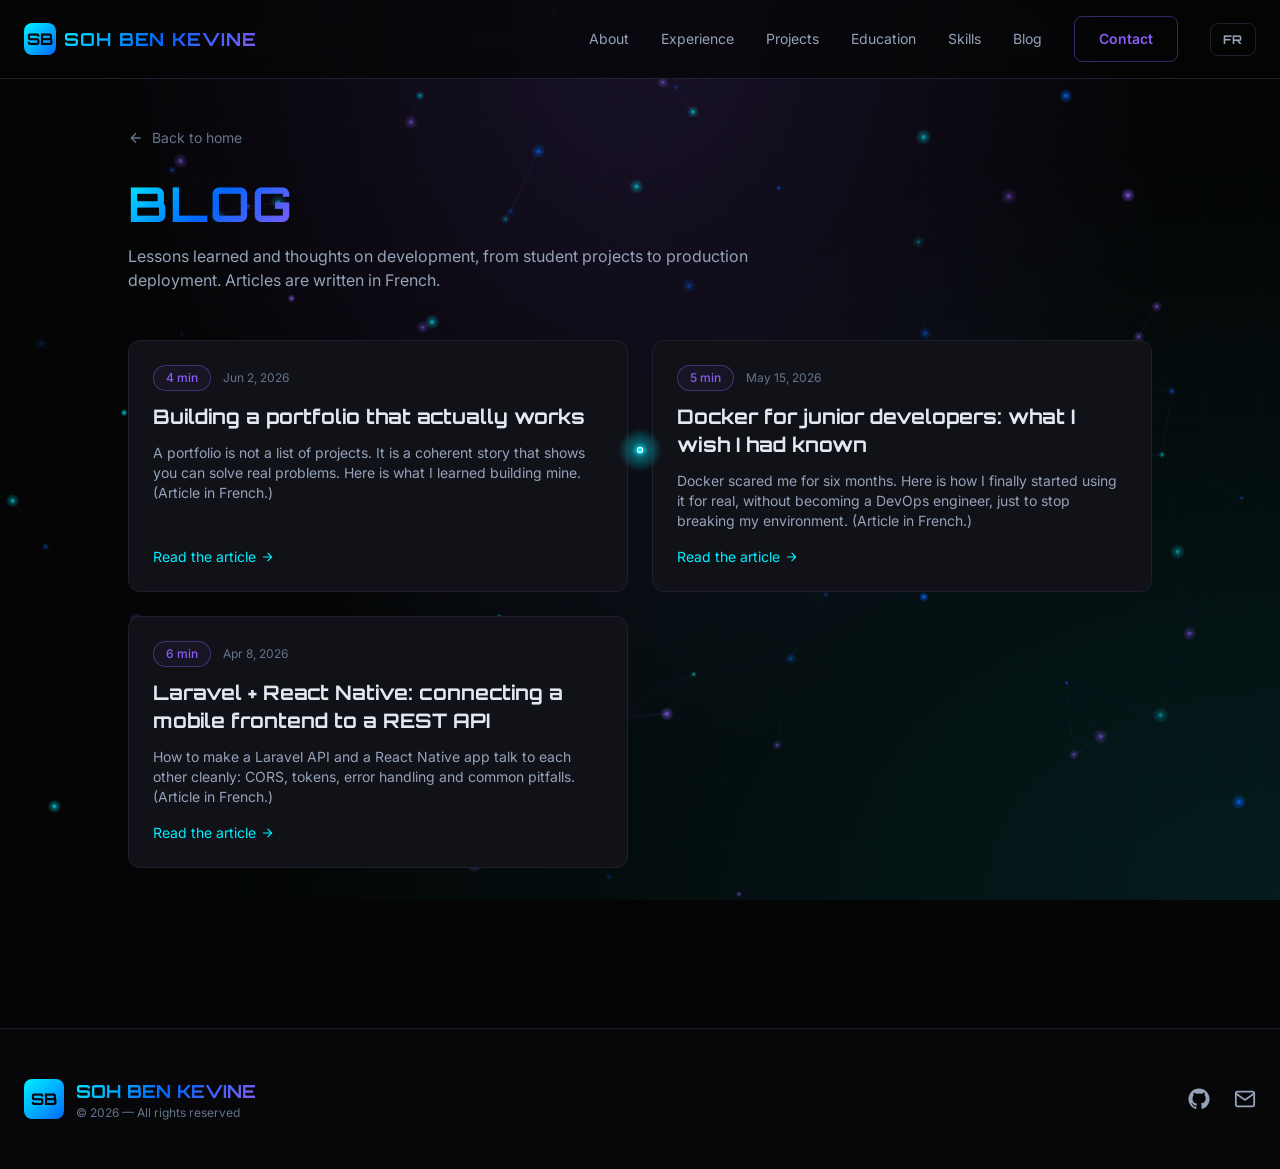
<file: blog-en.html>
<!DOCTYPE html>
<html lang="en" class="scroll-smooth">
<head>
    <meta charset="utf-8">
    <meta name="viewport" content="width=device-width, initial-scale=1">
    <title>Soh Ben Kevine — Junior Full Stack Developer</title>
    <meta name="description" content="Portfolio of Soh Ben Kevine, junior full-stack developer and 3rd-year MIAGE student at UFHB: projects, experience, skills and blog.">
    <meta property="og:title" content="Soh Ben Kevine — Junior Full Stack Developer">
    <meta property="og:description" content="Projects, experience and skills of Soh Ben Kevine, junior full-stack developer.">
    <meta property="og:type" content="website">

    <link rel="preconnect" href="https://fonts.googleapis.com">
    <link href="https://fonts.googleapis.com/css2?family=Inter:wght@300;400;500;600;700;800&family=Orbitron:wght@400;500;600;700;800;900&display=swap" rel="stylesheet">
    <link rel="preload" as="style" href="app.css" /><link rel="modulepreload" as="script" href="app.js" /><link rel="stylesheet" href="app.css" /><script type="module" src="app.js"></script></head>
<body class="bg-dark-bg text-text-primary antialiased">
    <!-- Background effects -->
    <div class="fixed inset-0 -z-10 bg-grid opacity-30"></div>
    <div class="fixed inset-0 -z-10 bg-radial-neon"></div>

    <!-- Neon universe background network (canvas, behind content) -->
    <canvas id="neon-canvas" class="neon-universe-bg" aria-hidden="true"></canvas>

    <!-- Atomic / ionic custom cursor (canvas overlay, never blocks interaction) -->
    <canvas id="atomic-cursor" class="atomic-cursor" aria-hidden="true"></canvas>

    <!-- Navbar -->
    <nav class="fixed top-0 left-0 right-0 z-50 backdrop-blur-lg bg-dark-bg/70 border-b border-dark-border">
    <div class="max-w-7xl mx-auto px-6 py-4 flex items-center justify-between">
        <a href="index-en.html#hero" class="flex items-center gap-2 group">
            <div class="w-8 h-8 rounded-lg bg-gradient-to-br from-neon-cyan via-neon-blue to-neon-violet animate-gradient flex items-center justify-center font-display font-bold text-dark-bg">
                SB
            </div>
            <span class="font-display font-bold text-lg tracking-wider text-gradient">SOH BEN KEVINE</span>
        </a>

        <!-- Desktop nav -->
        <ul class="hidden md:flex items-center gap-8 text-sm">
            <li><a href="index-en.html#about" class="nav-link text-text-secondary hover:text-neon-cyan transition">About</a></li>
            <li><a href="index-en.html#experience" class="nav-link text-text-secondary hover:text-neon-cyan transition">Experience</a></li>
            <li><a href="index-en.html#projects" class="nav-link text-text-secondary hover:text-neon-cyan transition">Projects</a></li>
            <li><a href="index-en.html#education" class="nav-link text-text-secondary hover:text-neon-cyan transition">Education</a></li>
            <li><a href="index-en.html#skills" class="nav-link text-text-secondary hover:text-neon-cyan transition">Skills</a></li>
            <li><a href="index-en.html#blog" class="nav-link text-text-secondary hover:text-neon-cyan transition">Blog</a></li>
            <li><a href="index-en.html#contact" class="btn-outline text-sm">Contact</a></li>
            <li><a href="blog.html" title="Version française" class="text-xs font-display font-bold tracking-wider px-3 py-2 rounded-lg border border-dark-border text-text-secondary hover:text-neon-cyan hover:border-neon-cyan transition">FR</a></li>
        </ul>

        <!-- Mobile menu button -->
        <button x-data="{ open: false }" @click="open = !open" class="md:hidden text-neon-cyan p-2">
            <svg x-show="!open" xmlns="http://www.w3.org/2000/svg" width="24" height="24" fill="none" stroke="currentColor" stroke-width="2" viewBox="0 0 24 24"><path d="M4 6h16M4 12h16M4 18h16"/></svg>
            <svg x-show="open" xmlns="http://www.w3.org/2000/svg" width="24" height="24" fill="none" stroke="currentColor" stroke-width="2" viewBox="0 0 24 24"><path d="M6 6l12 12M6 18L18 6"/></svg>
        </button>
    </div>

    <!-- Mobile menu -->
    <div x-data="{ open: false }" x-show="open" class="md:hidden border-t border-dark-border bg-dark-surface/95 backdrop-blur">
        <ul class="flex flex-col gap-4 p-6">
            <li><a href="index-en.html#about" @click="open = false" class="block text-text-secondary hover:text-neon-cyan">About</a></li>
            <li><a href="index-en.html#experience" @click="open = false" class="block text-text-secondary hover:text-neon-cyan">Experience</a></li>
            <li><a href="index-en.html#projects" @click="open = false" class="block text-text-secondary hover:text-neon-cyan">Projects</a></li>
            <li><a href="index-en.html#education" @click="open = false" class="block text-text-secondary hover:text-neon-cyan">Education</a></li>
            <li><a href="index-en.html#skills" @click="open = false" class="block text-text-secondary hover:text-neon-cyan">Skills</a></li>
            <li><a href="index-en.html#blog" @click="open = false" class="block text-text-secondary hover:text-neon-cyan">Blog</a></li>
            <li><a href="index-en.html#contact" @click="open = false" class="btn-outline w-full justify-center">Contact</a></li>
            <li class="pt-2"><a href="blog.html" title="Version française" class="text-xs font-display font-bold tracking-wider px-3 py-2 rounded-lg border border-dark-border text-text-secondary hover:text-neon-cyan hover:border-neon-cyan transition">FR</a></li>
        </ul>
    </div>
</nav>

    <!-- Main content -->
    <main>
        
    <section class="pt-32 pb-20 px-6">
        <div class="max-w-5xl mx-auto">
            <a href="index-en.html" class="inline-flex items-center gap-2 text-text-muted hover:text-neon-cyan transition text-sm mb-8">
                <svg xmlns="http://www.w3.org/2000/svg" width="16" height="16" fill="none" stroke="currentColor" stroke-width="2" viewBox="0 0 24 24"><path d="M19 12H5M12 19l-7-7 7-7"/></svg>
                Back to home
            </a>

            <h1 data-reveal class="section-title text-4xl md:text-5xl mb-4">
                <span class="text-gradient">Blog</span>
            </h1>
            <p data-reveal class="text-text-secondary mb-12 max-w-2xl">
                Lessons learned and thoughts on development, from student projects to production deployment. Articles are written in French.
            </p>

            <div class="grid grid-cols-1 md:grid-cols-2 gap-6">
                                    <article data-reveal class="card-neon p-6 group flex flex-col">
                        <div class="flex items-center gap-3 text-xs text-text-muted mb-3">
                            <span class="badge-violet">4 min</span>
                            <span>Jun 2, 2026</span>
                        </div>
                        <h2 class="text-xl font-display font-bold text-text-primary group-hover:text-neon-cyan transition">
                            Building a portfolio that actually works
                        </h2>
                        <p class="text-text-secondary text-sm mt-3 flex-1">A portfolio is not a list of projects. It is a coherent story that shows you can solve real problems. Here is what I learned building mine. (Article in French.)</p>
                        <a href="blog-construire-un-portfolio-qui-sert-vraiment-en.html" class="inline-flex items-center gap-1 text-neon-cyan text-sm mt-4 hover:gap-2 transition-all self-start">
                            Read the article
                            <svg xmlns="http://www.w3.org/2000/svg" width="14" height="14" fill="none" stroke="currentColor" stroke-width="2" viewBox="0 0 24 24"><path d="M5 12h14M13 5l7 7-7 7"/></svg>
                        </a>
                    </article>
                                    <article data-reveal class="card-neon p-6 group flex flex-col">
                        <div class="flex items-center gap-3 text-xs text-text-muted mb-3">
                            <span class="badge-violet">5 min</span>
                            <span>May 15, 2026</span>
                        </div>
                        <h2 class="text-xl font-display font-bold text-text-primary group-hover:text-neon-cyan transition">
                            Docker for junior developers: what I wish I had known
                        </h2>
                        <p class="text-text-secondary text-sm mt-3 flex-1">Docker scared me for six months. Here is how I finally started using it for real, without becoming a DevOps engineer, just to stop breaking my environment. (Article in French.)</p>
                        <a href="blog-docker-pour-les-developpeurs-juniors-en.html" class="inline-flex items-center gap-1 text-neon-cyan text-sm mt-4 hover:gap-2 transition-all self-start">
                            Read the article
                            <svg xmlns="http://www.w3.org/2000/svg" width="14" height="14" fill="none" stroke="currentColor" stroke-width="2" viewBox="0 0 24 24"><path d="M5 12h14M13 5l7 7-7 7"/></svg>
                        </a>
                    </article>
                                    <article data-reveal class="card-neon p-6 group flex flex-col">
                        <div class="flex items-center gap-3 text-xs text-text-muted mb-3">
                            <span class="badge-violet">6 min</span>
                            <span>Apr 8, 2026</span>
                        </div>
                        <h2 class="text-xl font-display font-bold text-text-primary group-hover:text-neon-cyan transition">
                            Laravel + React Native: connecting a mobile frontend to a REST API
                        </h2>
                        <p class="text-text-secondary text-sm mt-3 flex-1">How to make a Laravel API and a React Native app talk to each other cleanly: CORS, tokens, error handling and common pitfalls. (Article in French.)</p>
                        <a href="blog-laravel-react-native-api-rest-en.html" class="inline-flex items-center gap-1 text-neon-cyan text-sm mt-4 hover:gap-2 transition-all self-start">
                            Read the article
                            <svg xmlns="http://www.w3.org/2000/svg" width="14" height="14" fill="none" stroke="currentColor" stroke-width="2" viewBox="0 0 24 24"><path d="M5 12h14M13 5l7 7-7 7"/></svg>
                        </a>
                    </article>
                            </div>
        </div>
    </section>

    </main>

    <!-- Footer -->
    <footer class="border-t border-dark-border bg-dark-surface/50 mt-20">
    <div class="max-w-7xl mx-auto px-6 py-12">
        <div class="flex flex-col md:flex-row items-center justify-between gap-6">
            <div class="flex items-center gap-3">
                <div class="w-10 h-10 rounded-lg bg-gradient-to-br from-neon-cyan via-neon-blue to-neon-violet animate-gradient flex items-center justify-center font-display font-bold text-dark-bg">
                    SB
                </div>
                <div>
                    <p class="font-display font-bold text-lg text-gradient">SOH BEN KEVINE</p>
                    <p class="text-xs text-text-muted">© 2026 — All rights reserved</p>
                </div>
            </div>

            <div class="flex items-center gap-6">
                <a href="https://github.com/ke2007-st" target="_blank" rel="noopener" class="text-text-secondary hover:text-neon-cyan transition" aria-label="GitHub">
                    <svg xmlns="http://www.w3.org/2000/svg" width="22" height="22" fill="currentColor" viewBox="0 0 24 24"><path d="M12 .5C5.7.5.5 5.7.5 12c0 5.1 3.3 9.4 7.9 10.9.6.1.8-.3.8-.6v-2c-3.2.7-3.9-1.4-3.9-1.4-.5-1.3-1.3-1.7-1.3-1.7-1.1-.7.1-.7.1-.7 1.2.1 1.8 1.2 1.8 1.2 1.1 1.8 2.8 1.3 3.5 1 .1-.8.4-1.3.8-1.6-2.6-.3-5.3-1.3-5.3-5.7 0-1.3.5-2.3 1.2-3.1-.1-.3-.5-1.5.1-3.1 0 0 1-.3 3.3 1.2a11.5 11.5 0 0 1 6 0C17 4.6 18 4.9 18 4.9c.6 1.6.2 2.8.1 3.1.8.8 1.2 1.8 1.2 3.1 0 4.4-2.7 5.4-5.3 5.7.4.4.8 1.1.8 2.2v3.3c0 .3.2.7.8.6 4.6-1.5 7.9-5.8 7.9-10.9C23.5 5.7 18.3.5 12 .5z"/></svg>
                </a>
                <a href="mailto:sohben342@gmail.com" class="text-text-secondary hover:text-neon-cyan transition" aria-label="Email">
                    <svg xmlns="http://www.w3.org/2000/svg" width="22" height="22" fill="none" stroke="currentColor" stroke-width="2" viewBox="0 0 24 24"><rect x="2" y="4" width="20" height="16" rx="2"/><path d="M2 6l10 7 10-7"/></svg>
                </a>
            </div>
        </div>
    </div>
</footer>
</body>
</html>
</file>
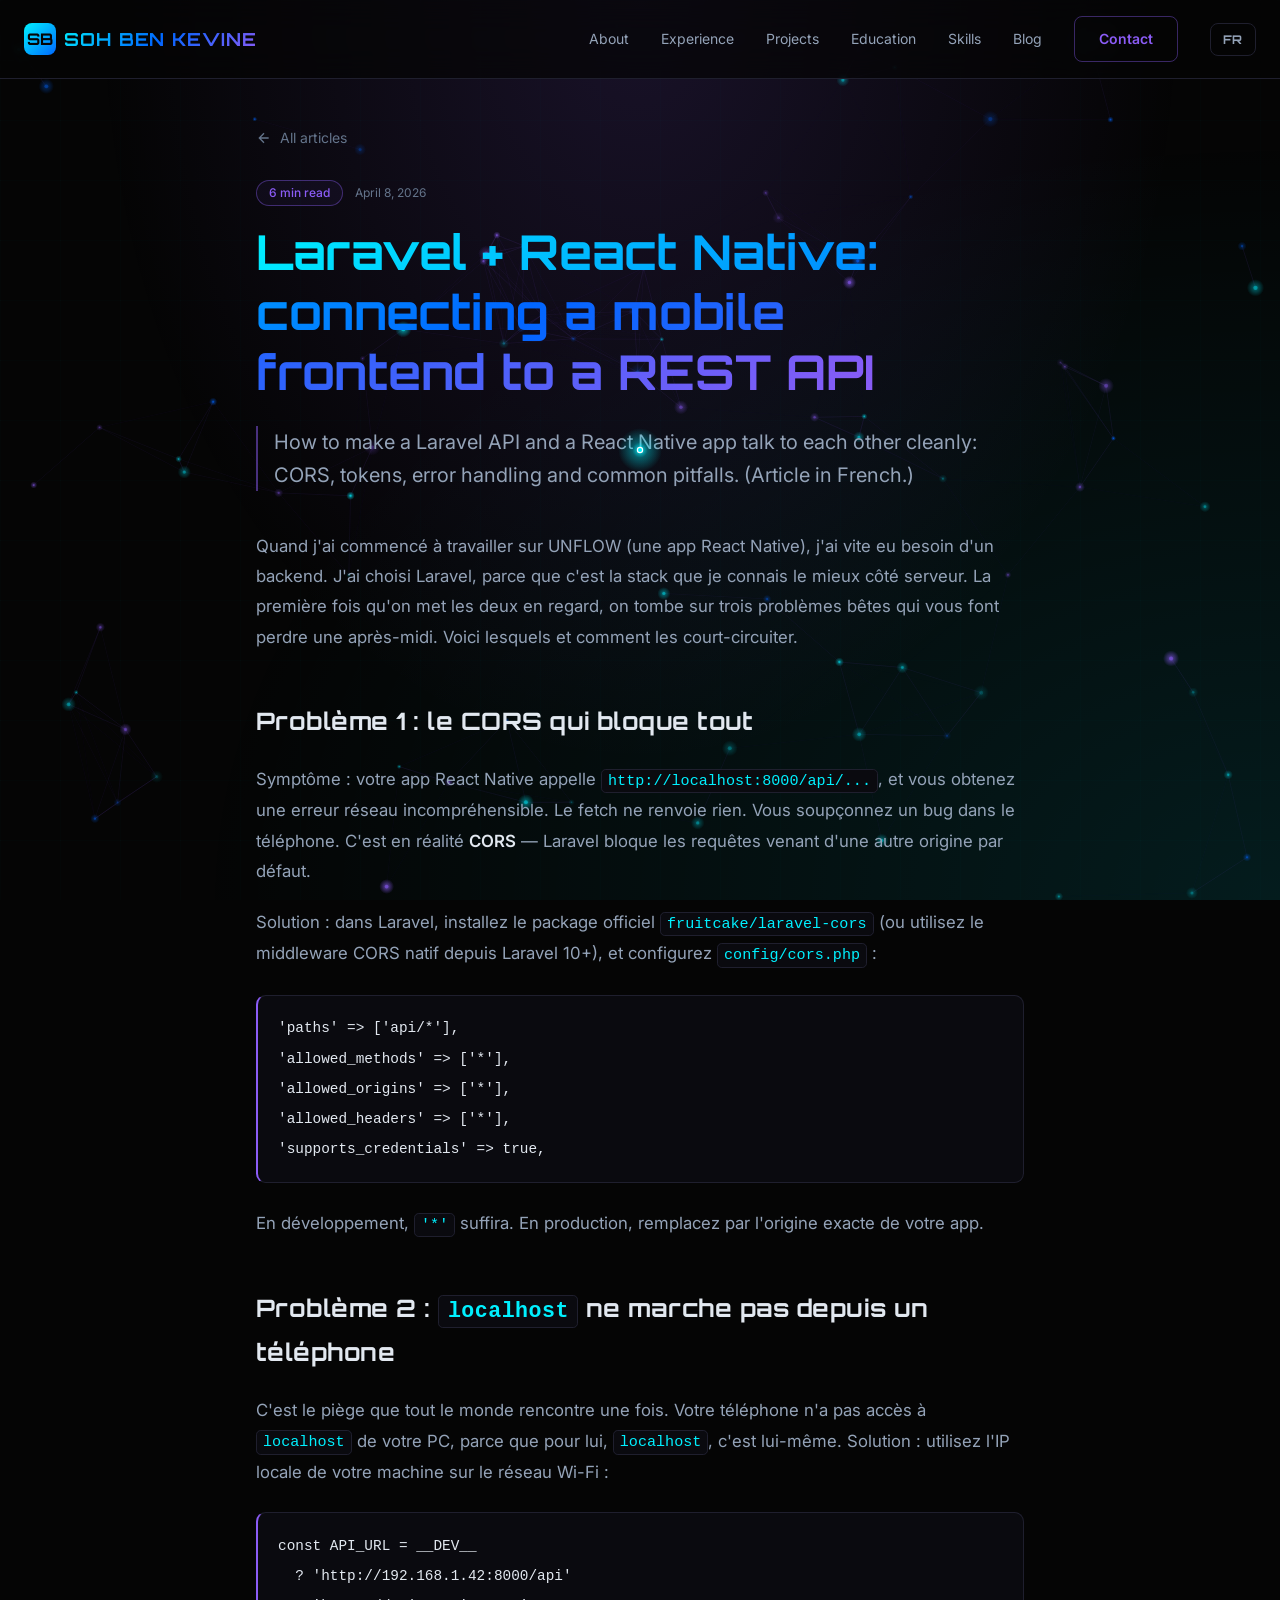
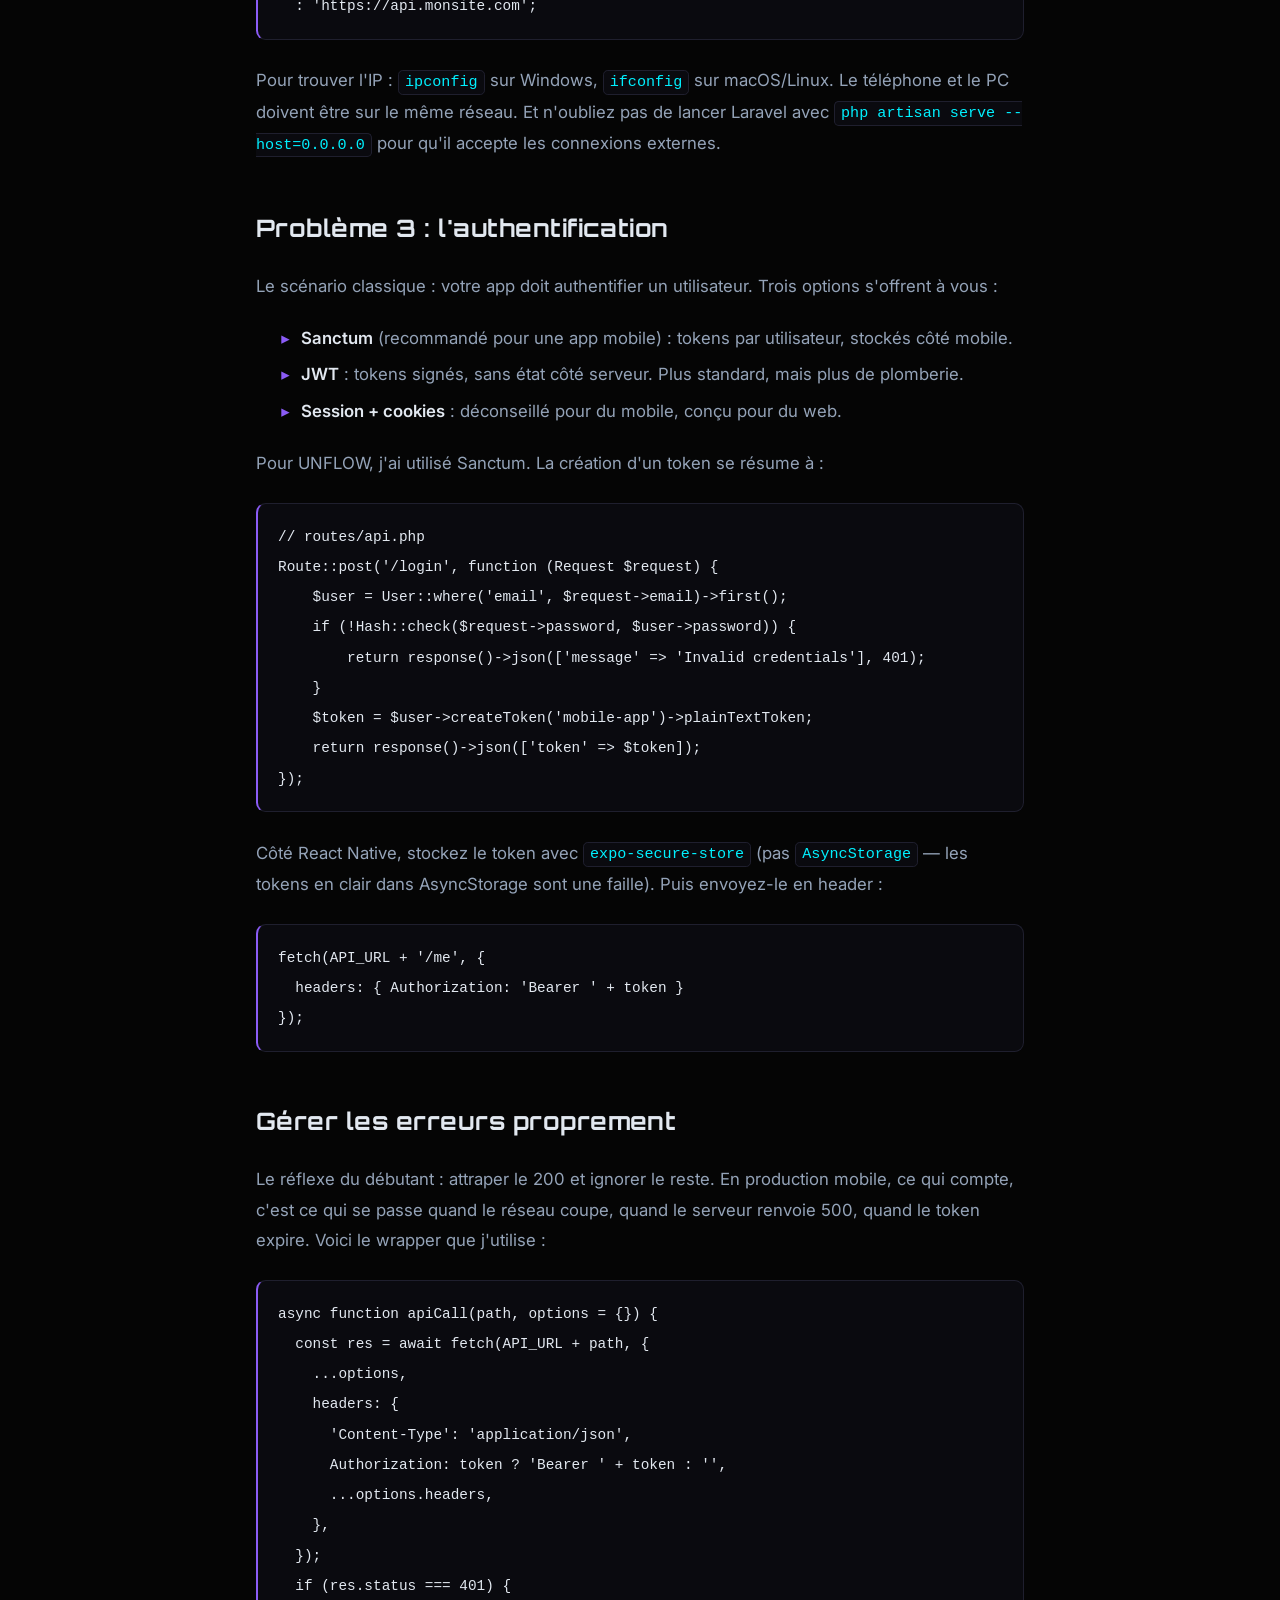
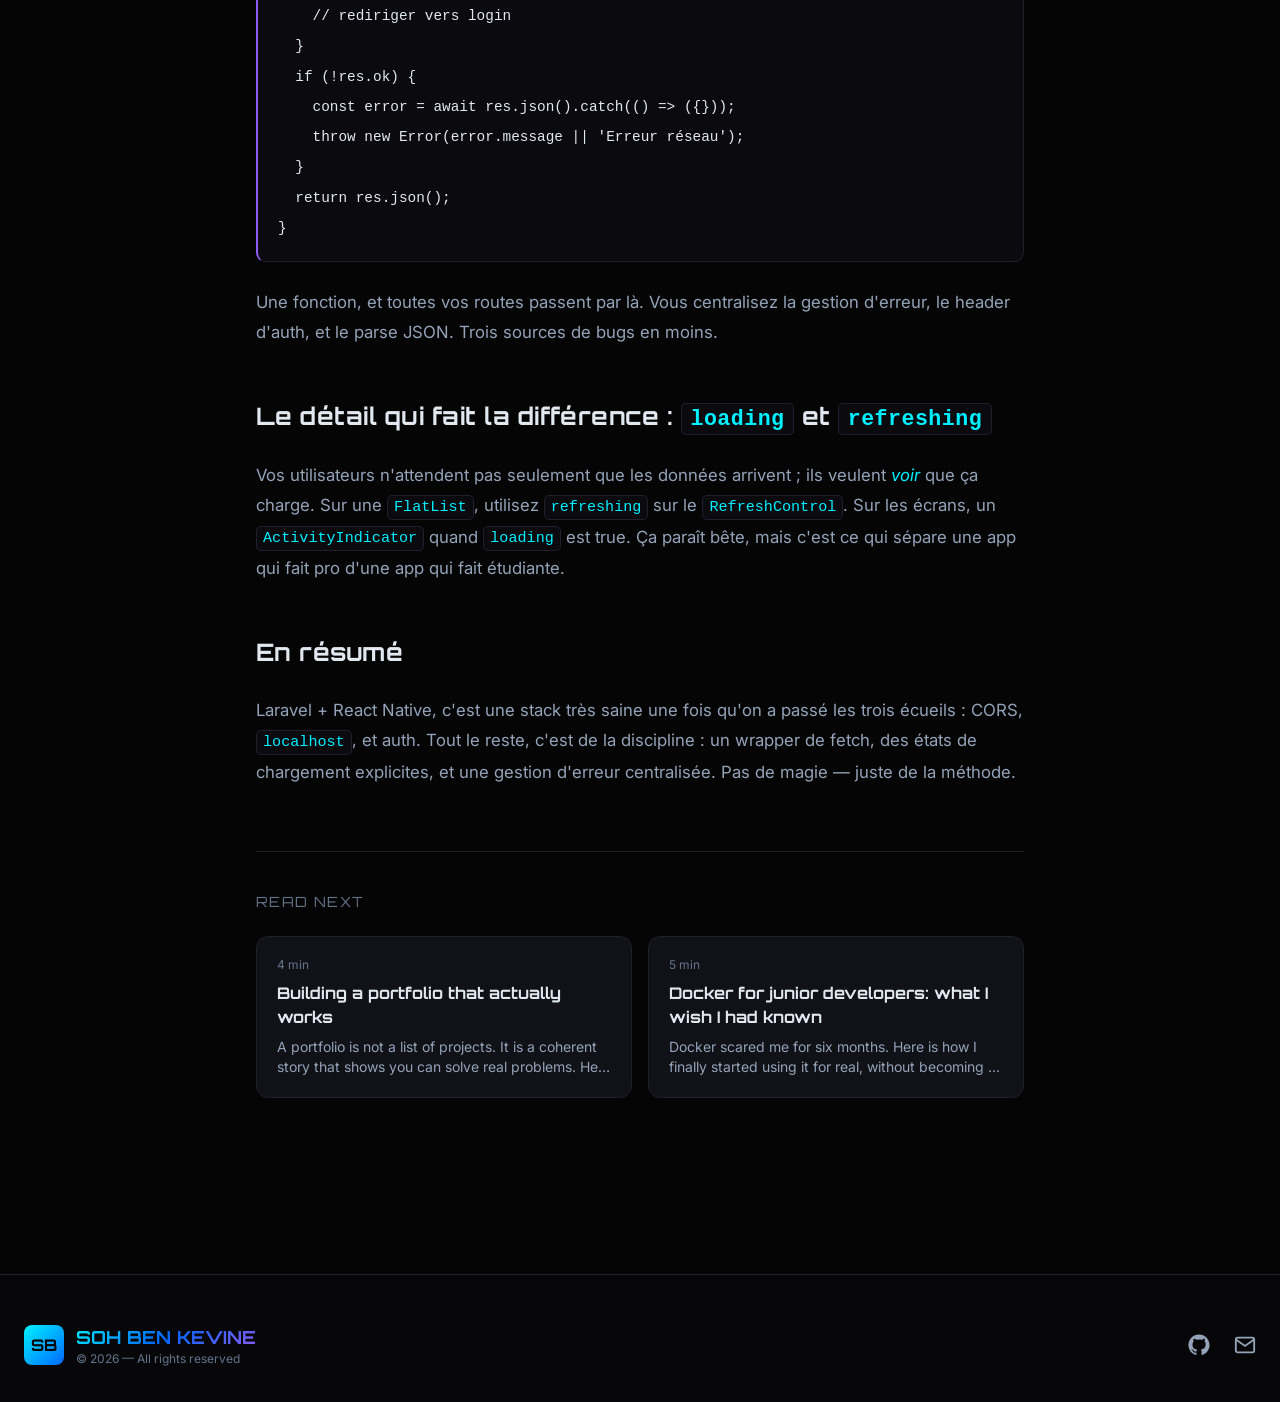
<file: blog-laravel-react-native-api-rest-en.html>
<!DOCTYPE html>
<html lang="en" class="scroll-smooth">
<head>
    <meta charset="utf-8">
    <meta name="viewport" content="width=device-width, initial-scale=1">
    <title>Soh Ben Kevine — Junior Full Stack Developer</title>
    <meta name="description" content="Portfolio of Soh Ben Kevine, junior full-stack developer and 3rd-year MIAGE student at UFHB: projects, experience, skills and blog.">
    <meta property="og:title" content="Soh Ben Kevine — Junior Full Stack Developer">
    <meta property="og:description" content="Projects, experience and skills of Soh Ben Kevine, junior full-stack developer.">
    <meta property="og:type" content="website">

    <link rel="preconnect" href="https://fonts.googleapis.com">
    <link href="https://fonts.googleapis.com/css2?family=Inter:wght@300;400;500;600;700;800&family=Orbitron:wght@400;500;600;700;800;900&display=swap" rel="stylesheet">
    <link rel="preload" as="style" href="app.css" /><link rel="modulepreload" as="script" href="app.js" /><link rel="stylesheet" href="app.css" /><script type="module" src="app.js"></script></head>
<body class="bg-dark-bg text-text-primary antialiased">
    <!-- Background effects -->
    <div class="fixed inset-0 -z-10 bg-grid opacity-30"></div>
    <div class="fixed inset-0 -z-10 bg-radial-neon"></div>

    <!-- Neon universe background network (canvas, behind content) -->
    <canvas id="neon-canvas" class="neon-universe-bg" aria-hidden="true"></canvas>

    <!-- Atomic / ionic custom cursor (canvas overlay, never blocks interaction) -->
    <canvas id="atomic-cursor" class="atomic-cursor" aria-hidden="true"></canvas>

    <!-- Navbar -->
    <nav class="fixed top-0 left-0 right-0 z-50 backdrop-blur-lg bg-dark-bg/70 border-b border-dark-border">
    <div class="max-w-7xl mx-auto px-6 py-4 flex items-center justify-between">
        <a href="index-en.html#hero" class="flex items-center gap-2 group">
            <div class="w-8 h-8 rounded-lg bg-gradient-to-br from-neon-cyan via-neon-blue to-neon-violet animate-gradient flex items-center justify-center font-display font-bold text-dark-bg">
                SB
            </div>
            <span class="font-display font-bold text-lg tracking-wider text-gradient">SOH BEN KEVINE</span>
        </a>

        <!-- Desktop nav -->
        <ul class="hidden md:flex items-center gap-8 text-sm">
            <li><a href="index-en.html#about" class="nav-link text-text-secondary hover:text-neon-cyan transition">About</a></li>
            <li><a href="index-en.html#experience" class="nav-link text-text-secondary hover:text-neon-cyan transition">Experience</a></li>
            <li><a href="index-en.html#projects" class="nav-link text-text-secondary hover:text-neon-cyan transition">Projects</a></li>
            <li><a href="index-en.html#education" class="nav-link text-text-secondary hover:text-neon-cyan transition">Education</a></li>
            <li><a href="index-en.html#skills" class="nav-link text-text-secondary hover:text-neon-cyan transition">Skills</a></li>
            <li><a href="index-en.html#blog" class="nav-link text-text-secondary hover:text-neon-cyan transition">Blog</a></li>
            <li><a href="index-en.html#contact" class="btn-outline text-sm">Contact</a></li>
            <li><a href="blog-laravel-react-native-api-rest.html" title="Version française" class="text-xs font-display font-bold tracking-wider px-3 py-2 rounded-lg border border-dark-border text-text-secondary hover:text-neon-cyan hover:border-neon-cyan transition">FR</a></li>
        </ul>

        <!-- Mobile menu button -->
        <button x-data="{ open: false }" @click="open = !open" class="md:hidden text-neon-cyan p-2">
            <svg x-show="!open" xmlns="http://www.w3.org/2000/svg" width="24" height="24" fill="none" stroke="currentColor" stroke-width="2" viewBox="0 0 24 24"><path d="M4 6h16M4 12h16M4 18h16"/></svg>
            <svg x-show="open" xmlns="http://www.w3.org/2000/svg" width="24" height="24" fill="none" stroke="currentColor" stroke-width="2" viewBox="0 0 24 24"><path d="M6 6l12 12M6 18L18 6"/></svg>
        </button>
    </div>

    <!-- Mobile menu -->
    <div x-data="{ open: false }" x-show="open" class="md:hidden border-t border-dark-border bg-dark-surface/95 backdrop-blur">
        <ul class="flex flex-col gap-4 p-6">
            <li><a href="index-en.html#about" @click="open = false" class="block text-text-secondary hover:text-neon-cyan">About</a></li>
            <li><a href="index-en.html#experience" @click="open = false" class="block text-text-secondary hover:text-neon-cyan">Experience</a></li>
            <li><a href="index-en.html#projects" @click="open = false" class="block text-text-secondary hover:text-neon-cyan">Projects</a></li>
            <li><a href="index-en.html#education" @click="open = false" class="block text-text-secondary hover:text-neon-cyan">Education</a></li>
            <li><a href="index-en.html#skills" @click="open = false" class="block text-text-secondary hover:text-neon-cyan">Skills</a></li>
            <li><a href="index-en.html#blog" @click="open = false" class="block text-text-secondary hover:text-neon-cyan">Blog</a></li>
            <li><a href="index-en.html#contact" @click="open = false" class="btn-outline w-full justify-center">Contact</a></li>
            <li class="pt-2"><a href="blog-laravel-react-native-api-rest.html" title="Version française" class="text-xs font-display font-bold tracking-wider px-3 py-2 rounded-lg border border-dark-border text-text-secondary hover:text-neon-cyan hover:border-neon-cyan transition">FR</a></li>
        </ul>
    </div>
</nav>

    <!-- Main content -->
    <main>
        
    <article class="pt-32 pb-24 px-6">
        <div class="max-w-3xl mx-auto">
            <a href="blog-en.html" class="inline-flex items-center gap-2 text-text-muted hover:text-neon-cyan transition text-sm mb-8">
                <svg xmlns="http://www.w3.org/2000/svg" width="16" height="16" fill="none" stroke="currentColor" stroke-width="2" viewBox="0 0 24 24"><path d="M19 12H5M12 19l-7-7 7-7"/></svg>
                All articles
            </a>

            <div class="flex items-center gap-3 text-xs text-text-muted mb-4">
                <span class="badge-violet">6 min read</span>
                <span>April 8, 2026</span>
            </div>

            <h1 class="font-display text-3xl md:text-5xl font-bold leading-tight mb-6">
                <span class="text-gradient">Laravel + React Native: connecting a mobile frontend to a REST API</span>
            </h1>

            <p class="text-xl text-text-secondary mb-10 leading-relaxed border-l-2 border-neon-violet/50 pl-4">
                How to make a Laravel API and a React Native app talk to each other cleanly: CORS, tokens, error handling and common pitfalls. (Article in French.)
            </p>

            <div class="prose-neon">
                <p>Quand j'ai commencé à travailler sur UNFLOW (une app React Native), j'ai vite eu besoin d'un backend. J'ai choisi Laravel, parce que c'est la stack que je connais le mieux côté serveur. La première fois qu'on met les deux en regard, on tombe sur trois problèmes bêtes qui vous font perdre une après-midi. Voici lesquels et comment les court-circuiter.</p>

<h2>Problème 1 : le CORS qui bloque tout</h2>
<p>Symptôme : votre app React Native appelle <code>http://localhost:8000/api/...</code>, et vous obtenez une erreur réseau incompréhensible. Le fetch ne renvoie rien. Vous soupçonnez un bug dans le téléphone. C'est en réalité <strong>CORS</strong> — Laravel bloque les requêtes venant d'une autre origine par défaut.</p>
<p>Solution : dans Laravel, installez le package officiel <code>fruitcake/laravel-cors</code> (ou utilisez le middleware CORS natif depuis Laravel 10+), et configurez <code>config/cors.php</code> :</p>
<pre><code>'paths' => ['api/*'],
'allowed_methods' => ['*'],
'allowed_origins' => ['*'],
'allowed_headers' => ['*'],
'supports_credentials' => true,</code></pre>
<p>En développement, <code>'*'</code> suffira. En production, remplacez par l'origine exacte de votre app.</p>

<h2>Problème 2 : <code>localhost</code> ne marche pas depuis un téléphone</h2>
<p>C'est le piège que tout le monde rencontre une fois. Votre téléphone n'a pas accès à <code>localhost</code> de votre PC, parce que pour lui, <code>localhost</code>, c'est lui-même. Solution : utilisez l'IP locale de votre machine sur le réseau Wi-Fi :</p>
<pre><code>const API_URL = __DEV__
  ? 'http://192.168.1.42:8000/api'
  : 'https://api.monsite.com';</code></pre>
<p>Pour trouver l'IP : <code>ipconfig</code> sur Windows, <code>ifconfig</code> sur macOS/Linux. Le téléphone et le PC doivent être sur le même réseau. Et n'oubliez pas de lancer Laravel avec <code>php artisan serve --host=0.0.0.0</code> pour qu'il accepte les connexions externes.</p>

<h2>Problème 3 : l'authentification</h2>
<p>Le scénario classique : votre app doit authentifier un utilisateur. Trois options s'offrent à vous :</p>
<ul>
<li><strong>Sanctum</strong> (recommandé pour une app mobile) : tokens par utilisateur, stockés côté mobile.</li>
<li><strong>JWT</strong> : tokens signés, sans état côté serveur. Plus standard, mais plus de plomberie.</li>
<li><strong>Session + cookies</strong> : déconseillé pour du mobile, conçu pour du web.</li>
</ul>
<p>Pour UNFLOW, j'ai utilisé Sanctum. La création d'un token se résume à :</p>
<pre><code>// routes/api.php
Route::post('/login', function (Request $request) {
    $user = User::where('email', $request->email)->first();
    if (!Hash::check($request->password, $user->password)) {
        return response()->json(['message' => 'Invalid credentials'], 401);
    }
    $token = $user->createToken('mobile-app')->plainTextToken;
    return response()->json(['token' => $token]);
});</code></pre>
<p>Côté React Native, stockez le token avec <code>expo-secure-store</code> (pas <code>AsyncStorage</code> — les tokens en clair dans AsyncStorage sont une faille). Puis envoyez-le en header :</p>
<pre><code>fetch(API_URL + '/me', {
  headers: { Authorization: 'Bearer ' + token }
});</code></pre>

<h2>Gérer les erreurs proprement</h2>
<p>Le réflexe du débutant : attraper le 200 et ignorer le reste. En production mobile, ce qui compte, c'est ce qui se passe quand le réseau coupe, quand le serveur renvoie 500, quand le token expire. Voici le wrapper que j'utilise :</p>
<pre><code>async function apiCall(path, options = {}) {
  const res = await fetch(API_URL + path, {
    ...options,
    headers: {
      'Content-Type': 'application/json',
      Authorization: token ? 'Bearer ' + token : '',
      ...options.headers,
    },
  });
  if (res.status === 401) {
    // rediriger vers login
  }
  if (!res.ok) {
    const error = await res.json().catch(() => ({}));
    throw new Error(error.message || 'Erreur réseau');
  }
  return res.json();
}</code></pre>
<p>Une fonction, et toutes vos routes passent par là. Vous centralisez la gestion d'erreur, le header d'auth, et le parse JSON. Trois sources de bugs en moins.</p>

<h2>Le détail qui fait la différence : <code>loading</code> et <code>refreshing</code></h2>
<p>Vos utilisateurs n'attendent pas seulement que les données arrivent ; ils veulent <em>voir</em> que ça charge. Sur une <code>FlatList</code>, utilisez <code>refreshing</code> sur le <code>RefreshControl</code>. Sur les écrans, un <code>ActivityIndicator</code> quand <code>loading</code> est true. Ça paraît bête, mais c'est ce qui sépare une app qui fait pro d'une app qui fait étudiante.</p>

<h2>En résumé</h2>
<p>Laravel + React Native, c'est une stack très saine une fois qu'on a passé les trois écueils : CORS, <code>localhost</code>, et auth. Tout le reste, c'est de la discipline : un wrapper de fetch, des états de chargement explicites, et une gestion d'erreur centralisée. Pas de magie — juste de la méthode.</p>
            </div>

                            <div class="mt-16 pt-10 border-t border-dark-border">
                    <h2 class="font-display text-sm uppercase tracking-widest text-text-muted mb-6">Read next</h2>
                    <div class="grid grid-cols-1 md:grid-cols-2 gap-4">
                                                    <a href="blog-construire-un-portfolio-qui-sert-vraiment-en.html" class="card-neon p-5 group block">
                                <div class="text-xs text-text-muted mb-2">4 min</div>
                                <h3 class="font-display font-bold text-text-primary group-hover:text-neon-cyan transition">Building a portfolio that actually works</h3>
                                <p class="text-text-secondary text-sm mt-2 line-clamp-2">A portfolio is not a list of projects. It is a coherent story that shows you can solve real problems. Here is what I learned building mine. (Article in French.)</p>
                            </a>
                                                    <a href="blog-docker-pour-les-developpeurs-juniors-en.html" class="card-neon p-5 group block">
                                <div class="text-xs text-text-muted mb-2">5 min</div>
                                <h3 class="font-display font-bold text-text-primary group-hover:text-neon-cyan transition">Docker for junior developers: what I wish I had known</h3>
                                <p class="text-text-secondary text-sm mt-2 line-clamp-2">Docker scared me for six months. Here is how I finally started using it for real, without becoming a DevOps engineer, just to stop breaking my environment. (Article in French.)</p>
                            </a>
                                            </div>
                </div>
                    </div>
    </article>

    </main>

    <!-- Footer -->
    <footer class="border-t border-dark-border bg-dark-surface/50 mt-20">
    <div class="max-w-7xl mx-auto px-6 py-12">
        <div class="flex flex-col md:flex-row items-center justify-between gap-6">
            <div class="flex items-center gap-3">
                <div class="w-10 h-10 rounded-lg bg-gradient-to-br from-neon-cyan via-neon-blue to-neon-violet animate-gradient flex items-center justify-center font-display font-bold text-dark-bg">
                    SB
                </div>
                <div>
                    <p class="font-display font-bold text-lg text-gradient">SOH BEN KEVINE</p>
                    <p class="text-xs text-text-muted">© 2026 — All rights reserved</p>
                </div>
            </div>

            <div class="flex items-center gap-6">
                <a href="https://github.com/ke2007-st" target="_blank" rel="noopener" class="text-text-secondary hover:text-neon-cyan transition" aria-label="GitHub">
                    <svg xmlns="http://www.w3.org/2000/svg" width="22" height="22" fill="currentColor" viewBox="0 0 24 24"><path d="M12 .5C5.7.5.5 5.7.5 12c0 5.1 3.3 9.4 7.9 10.9.6.1.8-.3.8-.6v-2c-3.2.7-3.9-1.4-3.9-1.4-.5-1.3-1.3-1.7-1.3-1.7-1.1-.7.1-.7.1-.7 1.2.1 1.8 1.2 1.8 1.2 1.1 1.8 2.8 1.3 3.5 1 .1-.8.4-1.3.8-1.6-2.6-.3-5.3-1.3-5.3-5.7 0-1.3.5-2.3 1.2-3.1-.1-.3-.5-1.5.1-3.1 0 0 1-.3 3.3 1.2a11.5 11.5 0 0 1 6 0C17 4.6 18 4.9 18 4.9c.6 1.6.2 2.8.1 3.1.8.8 1.2 1.8 1.2 3.1 0 4.4-2.7 5.4-5.3 5.7.4.4.8 1.1.8 2.2v3.3c0 .3.2.7.8.6 4.6-1.5 7.9-5.8 7.9-10.9C23.5 5.7 18.3.5 12 .5z"/></svg>
                </a>
                <a href="mailto:sohben342@gmail.com" class="text-text-secondary hover:text-neon-cyan transition" aria-label="Email">
                    <svg xmlns="http://www.w3.org/2000/svg" width="22" height="22" fill="none" stroke="currentColor" stroke-width="2" viewBox="0 0 24 24"><rect x="2" y="4" width="20" height="16" rx="2"/><path d="M2 6l10 7 10-7"/></svg>
                </a>
            </div>
        </div>
    </div>
</footer>
</body>
</html>
</file>
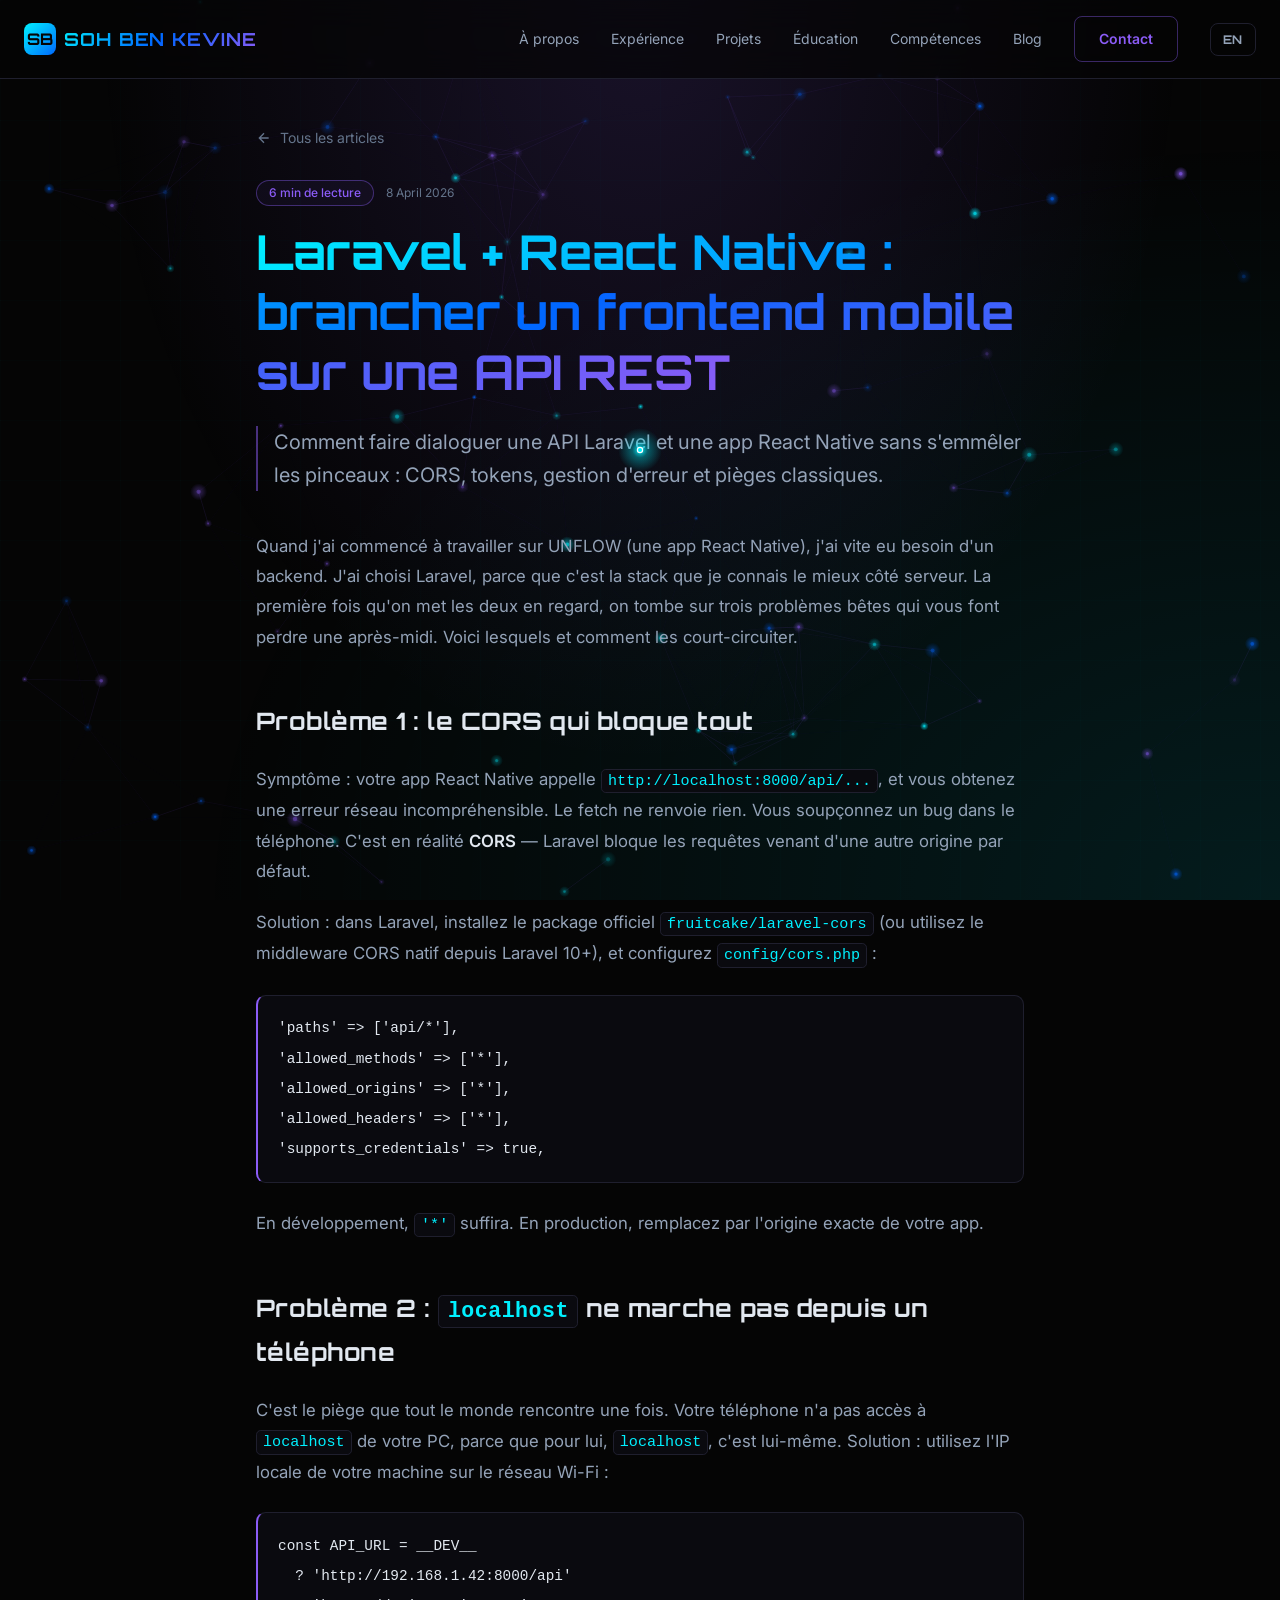
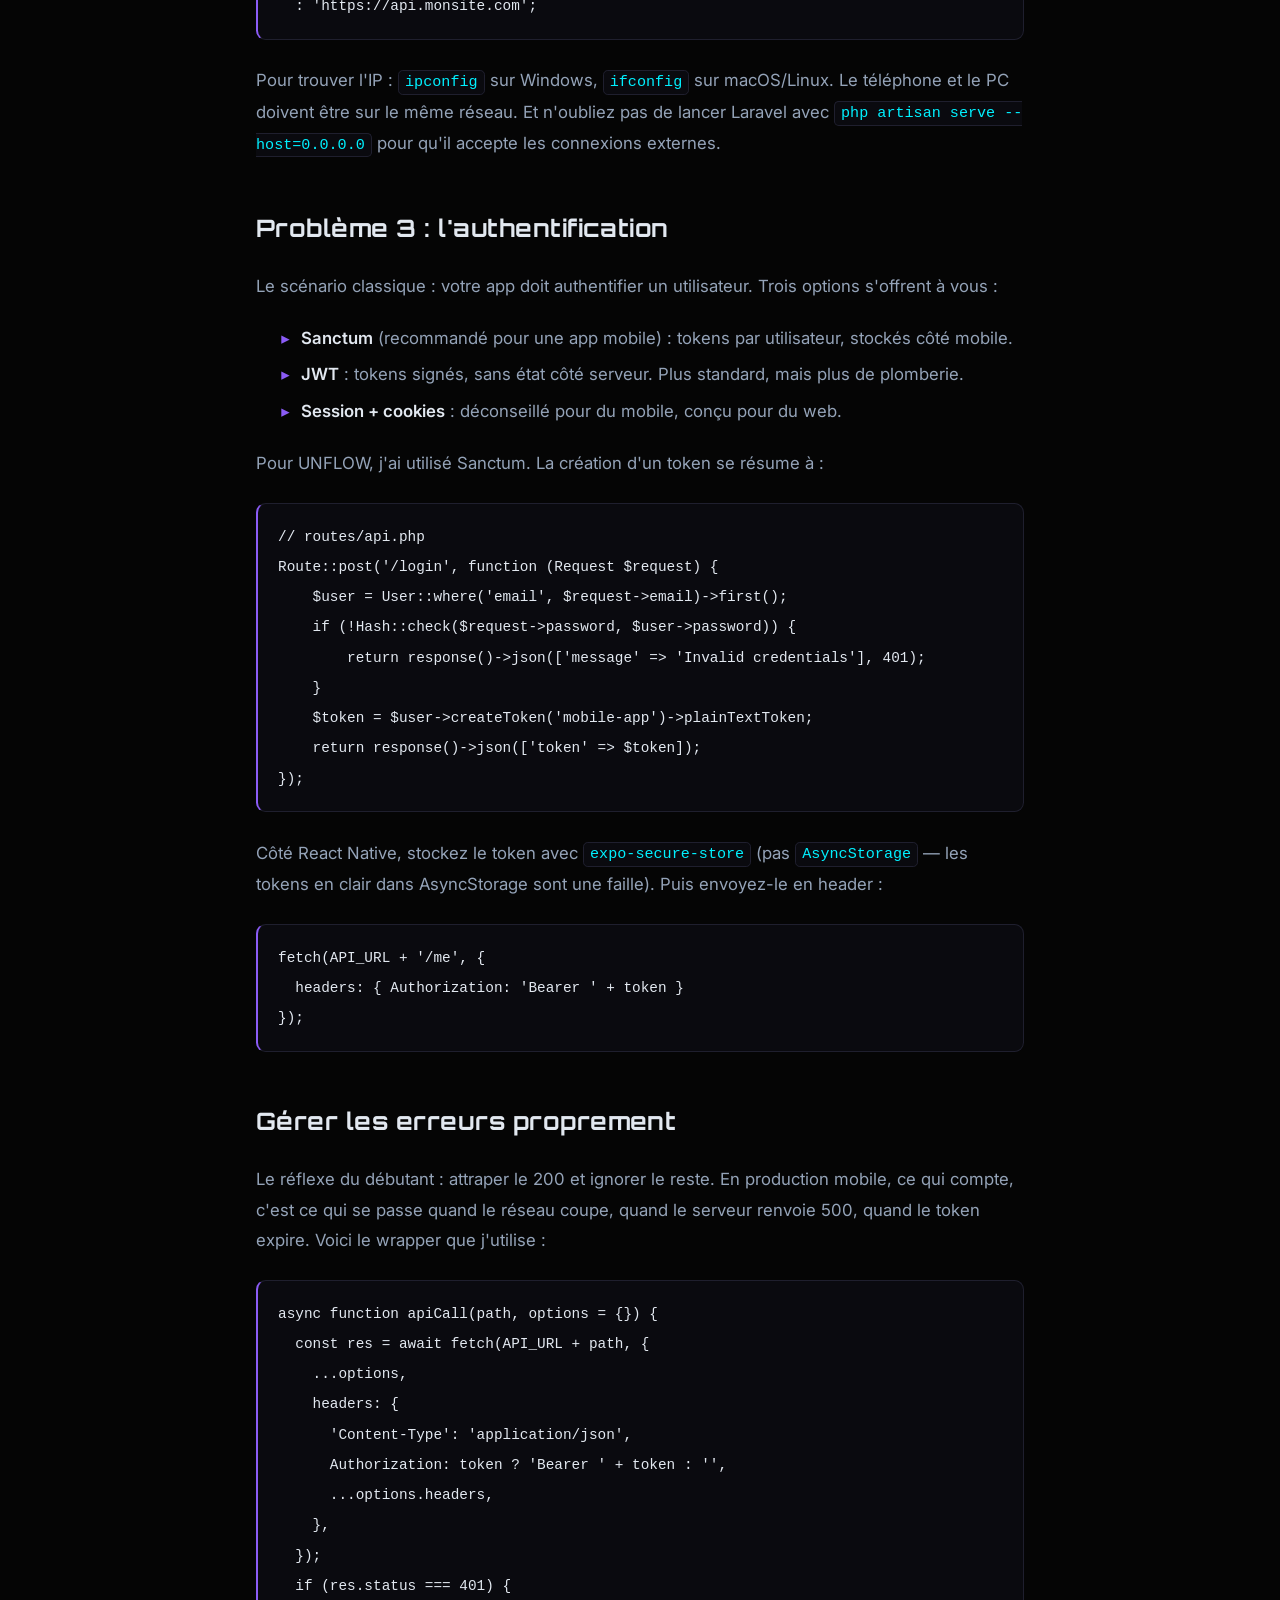
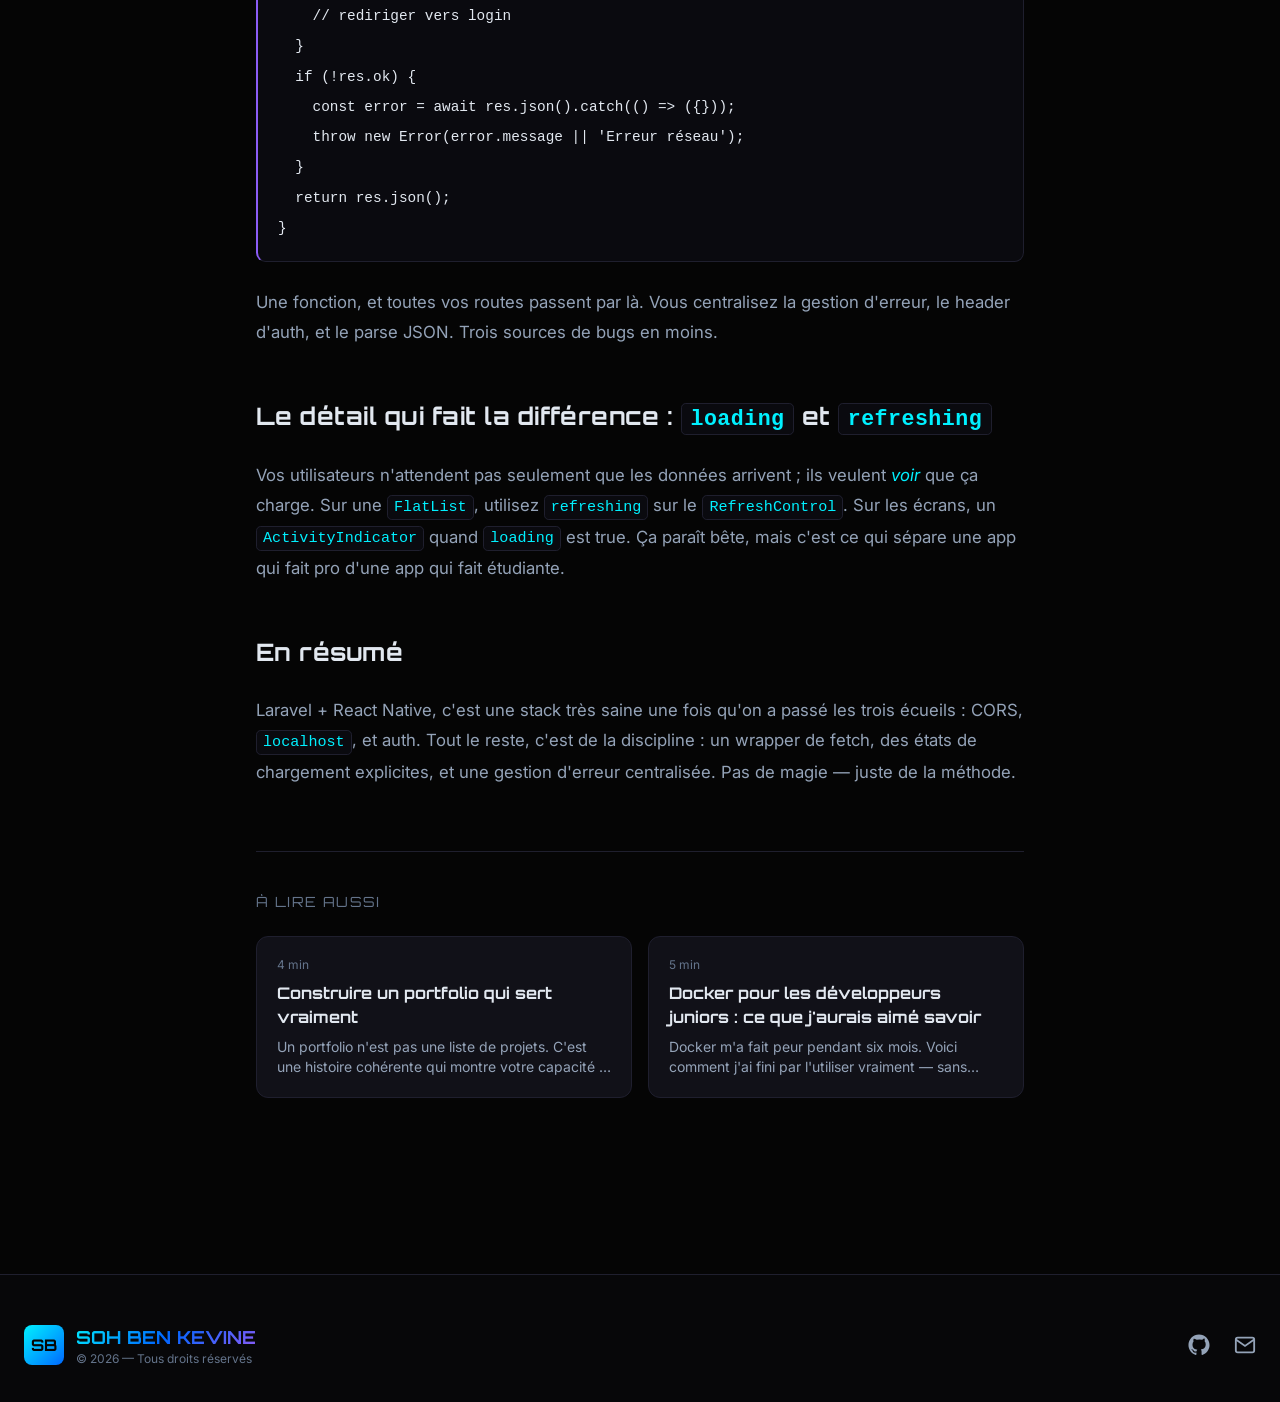
<file: blog-laravel-react-native-api-rest.html>
<!DOCTYPE html>
<html lang="fr" class="scroll-smooth">
<head>
    <meta charset="utf-8">
    <meta name="viewport" content="width=device-width, initial-scale=1">
    <title>Soh Ben Kevine — Développeur Full Stack Junior</title>
    <meta name="description" content="Portfolio de Soh Ben Kevine, développeur full stack junior et étudiant en Licence 3 MIAGE à l'UFHB : projets, expérience, compétences et blog.">
    <meta property="og:title" content="Soh Ben Kevine — Développeur Full Stack Junior">
    <meta property="og:description" content="Projets, expérience et compétences de Soh Ben Kevine, développeur full stack junior.">
    <meta property="og:type" content="website">

    <link rel="preconnect" href="https://fonts.googleapis.com">
    <link href="https://fonts.googleapis.com/css2?family=Inter:wght@300;400;500;600;700;800&family=Orbitron:wght@400;500;600;700;800;900&display=swap" rel="stylesheet">
    <link rel="preload" as="style" href="app.css" /><link rel="modulepreload" as="script" href="app.js" /><link rel="stylesheet" href="app.css" /><script type="module" src="app.js"></script></head>
<body class="bg-dark-bg text-text-primary antialiased">
    <!-- Background effects -->
    <div class="fixed inset-0 -z-10 bg-grid opacity-30"></div>
    <div class="fixed inset-0 -z-10 bg-radial-neon"></div>

    <!-- Neon universe background network (canvas, behind content) -->
    <canvas id="neon-canvas" class="neon-universe-bg" aria-hidden="true"></canvas>

    <!-- Atomic / ionic custom cursor (canvas overlay, never blocks interaction) -->
    <canvas id="atomic-cursor" class="atomic-cursor" aria-hidden="true"></canvas>

    <!-- Navbar -->
    <nav class="fixed top-0 left-0 right-0 z-50 backdrop-blur-lg bg-dark-bg/70 border-b border-dark-border">
    <div class="max-w-7xl mx-auto px-6 py-4 flex items-center justify-between">
        <a href="index.html#hero" class="flex items-center gap-2 group">
            <div class="w-8 h-8 rounded-lg bg-gradient-to-br from-neon-cyan via-neon-blue to-neon-violet animate-gradient flex items-center justify-center font-display font-bold text-dark-bg">
                SB
            </div>
            <span class="font-display font-bold text-lg tracking-wider text-gradient">SOH BEN KEVINE</span>
        </a>

        <!-- Desktop nav -->
        <ul class="hidden md:flex items-center gap-8 text-sm">
            <li><a href="index.html#about" class="nav-link text-text-secondary hover:text-neon-cyan transition">À propos</a></li>
            <li><a href="index.html#experience" class="nav-link text-text-secondary hover:text-neon-cyan transition">Expérience</a></li>
            <li><a href="index.html#projects" class="nav-link text-text-secondary hover:text-neon-cyan transition">Projets</a></li>
            <li><a href="index.html#education" class="nav-link text-text-secondary hover:text-neon-cyan transition">Éducation</a></li>
            <li><a href="index.html#skills" class="nav-link text-text-secondary hover:text-neon-cyan transition">Compétences</a></li>
            <li><a href="index.html#blog" class="nav-link text-text-secondary hover:text-neon-cyan transition">Blog</a></li>
            <li><a href="index.html#contact" class="btn-outline text-sm">Contact</a></li>
            <li><a href="blog-laravel-react-native-api-rest-en.html" title="English version" class="text-xs font-display font-bold tracking-wider px-3 py-2 rounded-lg border border-dark-border text-text-secondary hover:text-neon-cyan hover:border-neon-cyan transition">EN</a></li>
        </ul>

        <!-- Mobile menu button -->
        <button x-data="{ open: false }" @click="open = !open" class="md:hidden text-neon-cyan p-2">
            <svg x-show="!open" xmlns="http://www.w3.org/2000/svg" width="24" height="24" fill="none" stroke="currentColor" stroke-width="2" viewBox="0 0 24 24"><path d="M4 6h16M4 12h16M4 18h16"/></svg>
            <svg x-show="open" xmlns="http://www.w3.org/2000/svg" width="24" height="24" fill="none" stroke="currentColor" stroke-width="2" viewBox="0 0 24 24"><path d="M6 6l12 12M6 18L18 6"/></svg>
        </button>
    </div>

    <!-- Mobile menu -->
    <div x-data="{ open: false }" x-show="open" class="md:hidden border-t border-dark-border bg-dark-surface/95 backdrop-blur">
        <ul class="flex flex-col gap-4 p-6">
            <li><a href="index.html#about" @click="open = false" class="block text-text-secondary hover:text-neon-cyan">À propos</a></li>
            <li><a href="index.html#experience" @click="open = false" class="block text-text-secondary hover:text-neon-cyan">Expérience</a></li>
            <li><a href="index.html#projects" @click="open = false" class="block text-text-secondary hover:text-neon-cyan">Projets</a></li>
            <li><a href="index.html#education" @click="open = false" class="block text-text-secondary hover:text-neon-cyan">Éducation</a></li>
            <li><a href="index.html#skills" @click="open = false" class="block text-text-secondary hover:text-neon-cyan">Compétences</a></li>
            <li><a href="index.html#blog" @click="open = false" class="block text-text-secondary hover:text-neon-cyan">Blog</a></li>
            <li><a href="index.html#contact" @click="open = false" class="btn-outline w-full justify-center">Contact</a></li>
            <li class="pt-2"><a href="blog-laravel-react-native-api-rest-en.html" title="English version" class="text-xs font-display font-bold tracking-wider px-3 py-2 rounded-lg border border-dark-border text-text-secondary hover:text-neon-cyan hover:border-neon-cyan transition">EN</a></li>
        </ul>
    </div>
</nav>

    <!-- Main content -->
    <main>
        
    <article class="pt-32 pb-24 px-6">
        <div class="max-w-3xl mx-auto">
            <a href="blog.html" class="inline-flex items-center gap-2 text-text-muted hover:text-neon-cyan transition text-sm mb-8">
                <svg xmlns="http://www.w3.org/2000/svg" width="16" height="16" fill="none" stroke="currentColor" stroke-width="2" viewBox="0 0 24 24"><path d="M19 12H5M12 19l-7-7 7-7"/></svg>
                Tous les articles
            </a>

            <div class="flex items-center gap-3 text-xs text-text-muted mb-4">
                <span class="badge-violet">6 min de lecture</span>
                <span>8 April 2026</span>
            </div>

            <h1 class="font-display text-3xl md:text-5xl font-bold leading-tight mb-6">
                <span class="text-gradient">Laravel + React Native : brancher un frontend mobile sur une API REST</span>
            </h1>

            <p class="text-xl text-text-secondary mb-10 leading-relaxed border-l-2 border-neon-violet/50 pl-4">
                Comment faire dialoguer une API Laravel et une app React Native sans s&#039;emmêler les pinceaux : CORS, tokens, gestion d&#039;erreur et pièges classiques.
            </p>

            <div class="prose-neon">
                <p>Quand j'ai commencé à travailler sur UNFLOW (une app React Native), j'ai vite eu besoin d'un backend. J'ai choisi Laravel, parce que c'est la stack que je connais le mieux côté serveur. La première fois qu'on met les deux en regard, on tombe sur trois problèmes bêtes qui vous font perdre une après-midi. Voici lesquels et comment les court-circuiter.</p>

<h2>Problème 1 : le CORS qui bloque tout</h2>
<p>Symptôme : votre app React Native appelle <code>http://localhost:8000/api/...</code>, et vous obtenez une erreur réseau incompréhensible. Le fetch ne renvoie rien. Vous soupçonnez un bug dans le téléphone. C'est en réalité <strong>CORS</strong> — Laravel bloque les requêtes venant d'une autre origine par défaut.</p>
<p>Solution : dans Laravel, installez le package officiel <code>fruitcake/laravel-cors</code> (ou utilisez le middleware CORS natif depuis Laravel 10+), et configurez <code>config/cors.php</code> :</p>
<pre><code>'paths' => ['api/*'],
'allowed_methods' => ['*'],
'allowed_origins' => ['*'],
'allowed_headers' => ['*'],
'supports_credentials' => true,</code></pre>
<p>En développement, <code>'*'</code> suffira. En production, remplacez par l'origine exacte de votre app.</p>

<h2>Problème 2 : <code>localhost</code> ne marche pas depuis un téléphone</h2>
<p>C'est le piège que tout le monde rencontre une fois. Votre téléphone n'a pas accès à <code>localhost</code> de votre PC, parce que pour lui, <code>localhost</code>, c'est lui-même. Solution : utilisez l'IP locale de votre machine sur le réseau Wi-Fi :</p>
<pre><code>const API_URL = __DEV__
  ? 'http://192.168.1.42:8000/api'
  : 'https://api.monsite.com';</code></pre>
<p>Pour trouver l'IP : <code>ipconfig</code> sur Windows, <code>ifconfig</code> sur macOS/Linux. Le téléphone et le PC doivent être sur le même réseau. Et n'oubliez pas de lancer Laravel avec <code>php artisan serve --host=0.0.0.0</code> pour qu'il accepte les connexions externes.</p>

<h2>Problème 3 : l'authentification</h2>
<p>Le scénario classique : votre app doit authentifier un utilisateur. Trois options s'offrent à vous :</p>
<ul>
<li><strong>Sanctum</strong> (recommandé pour une app mobile) : tokens par utilisateur, stockés côté mobile.</li>
<li><strong>JWT</strong> : tokens signés, sans état côté serveur. Plus standard, mais plus de plomberie.</li>
<li><strong>Session + cookies</strong> : déconseillé pour du mobile, conçu pour du web.</li>
</ul>
<p>Pour UNFLOW, j'ai utilisé Sanctum. La création d'un token se résume à :</p>
<pre><code>// routes/api.php
Route::post('/login', function (Request $request) {
    $user = User::where('email', $request->email)->first();
    if (!Hash::check($request->password, $user->password)) {
        return response()->json(['message' => 'Invalid credentials'], 401);
    }
    $token = $user->createToken('mobile-app')->plainTextToken;
    return response()->json(['token' => $token]);
});</code></pre>
<p>Côté React Native, stockez le token avec <code>expo-secure-store</code> (pas <code>AsyncStorage</code> — les tokens en clair dans AsyncStorage sont une faille). Puis envoyez-le en header :</p>
<pre><code>fetch(API_URL + '/me', {
  headers: { Authorization: 'Bearer ' + token }
});</code></pre>

<h2>Gérer les erreurs proprement</h2>
<p>Le réflexe du débutant : attraper le 200 et ignorer le reste. En production mobile, ce qui compte, c'est ce qui se passe quand le réseau coupe, quand le serveur renvoie 500, quand le token expire. Voici le wrapper que j'utilise :</p>
<pre><code>async function apiCall(path, options = {}) {
  const res = await fetch(API_URL + path, {
    ...options,
    headers: {
      'Content-Type': 'application/json',
      Authorization: token ? 'Bearer ' + token : '',
      ...options.headers,
    },
  });
  if (res.status === 401) {
    // rediriger vers login
  }
  if (!res.ok) {
    const error = await res.json().catch(() => ({}));
    throw new Error(error.message || 'Erreur réseau');
  }
  return res.json();
}</code></pre>
<p>Une fonction, et toutes vos routes passent par là. Vous centralisez la gestion d'erreur, le header d'auth, et le parse JSON. Trois sources de bugs en moins.</p>

<h2>Le détail qui fait la différence : <code>loading</code> et <code>refreshing</code></h2>
<p>Vos utilisateurs n'attendent pas seulement que les données arrivent ; ils veulent <em>voir</em> que ça charge. Sur une <code>FlatList</code>, utilisez <code>refreshing</code> sur le <code>RefreshControl</code>. Sur les écrans, un <code>ActivityIndicator</code> quand <code>loading</code> est true. Ça paraît bête, mais c'est ce qui sépare une app qui fait pro d'une app qui fait étudiante.</p>

<h2>En résumé</h2>
<p>Laravel + React Native, c'est une stack très saine une fois qu'on a passé les trois écueils : CORS, <code>localhost</code>, et auth. Tout le reste, c'est de la discipline : un wrapper de fetch, des états de chargement explicites, et une gestion d'erreur centralisée. Pas de magie — juste de la méthode.</p>
            </div>

                            <div class="mt-16 pt-10 border-t border-dark-border">
                    <h2 class="font-display text-sm uppercase tracking-widest text-text-muted mb-6">À lire aussi</h2>
                    <div class="grid grid-cols-1 md:grid-cols-2 gap-4">
                                                    <a href="blog-construire-un-portfolio-qui-sert-vraiment.html" class="card-neon p-5 group block">
                                <div class="text-xs text-text-muted mb-2">4 min</div>
                                <h3 class="font-display font-bold text-text-primary group-hover:text-neon-cyan transition">Construire un portfolio qui sert vraiment</h3>
                                <p class="text-text-secondary text-sm mt-2 line-clamp-2">Un portfolio n&#039;est pas une liste de projets. C&#039;est une histoire cohérente qui montre votre capacité à résoudre des problèmes réels — voici ce que j&#039;ai appris en construisant le mien.</p>
                            </a>
                                                    <a href="blog-docker-pour-les-developpeurs-juniors.html" class="card-neon p-5 group block">
                                <div class="text-xs text-text-muted mb-2">5 min</div>
                                <h3 class="font-display font-bold text-text-primary group-hover:text-neon-cyan transition">Docker pour les développeurs juniors : ce que j&#039;aurais aimé savoir</h3>
                                <p class="text-text-secondary text-sm mt-2 line-clamp-2">Docker m&#039;a fait peur pendant six mois. Voici comment j&#039;ai fini par l&#039;utiliser vraiment — sans devenir devops, juste pour arrêter de casser mon environnement.</p>
                            </a>
                                            </div>
                </div>
                    </div>
    </article>

    </main>

    <!-- Footer -->
    <footer class="border-t border-dark-border bg-dark-surface/50 mt-20">
    <div class="max-w-7xl mx-auto px-6 py-12">
        <div class="flex flex-col md:flex-row items-center justify-between gap-6">
            <div class="flex items-center gap-3">
                <div class="w-10 h-10 rounded-lg bg-gradient-to-br from-neon-cyan via-neon-blue to-neon-violet animate-gradient flex items-center justify-center font-display font-bold text-dark-bg">
                    SB
                </div>
                <div>
                    <p class="font-display font-bold text-lg text-gradient">SOH BEN KEVINE</p>
                    <p class="text-xs text-text-muted">© 2026 — Tous droits réservés</p>
                </div>
            </div>

            <div class="flex items-center gap-6">
                <a href="https://github.com/ke2007-st" target="_blank" rel="noopener" class="text-text-secondary hover:text-neon-cyan transition" aria-label="GitHub">
                    <svg xmlns="http://www.w3.org/2000/svg" width="22" height="22" fill="currentColor" viewBox="0 0 24 24"><path d="M12 .5C5.7.5.5 5.7.5 12c0 5.1 3.3 9.4 7.9 10.9.6.1.8-.3.8-.6v-2c-3.2.7-3.9-1.4-3.9-1.4-.5-1.3-1.3-1.7-1.3-1.7-1.1-.7.1-.7.1-.7 1.2.1 1.8 1.2 1.8 1.2 1.1 1.8 2.8 1.3 3.5 1 .1-.8.4-1.3.8-1.6-2.6-.3-5.3-1.3-5.3-5.7 0-1.3.5-2.3 1.2-3.1-.1-.3-.5-1.5.1-3.1 0 0 1-.3 3.3 1.2a11.5 11.5 0 0 1 6 0C17 4.6 18 4.9 18 4.9c.6 1.6.2 2.8.1 3.1.8.8 1.2 1.8 1.2 3.1 0 4.4-2.7 5.4-5.3 5.7.4.4.8 1.1.8 2.2v3.3c0 .3.2.7.8.6 4.6-1.5 7.9-5.8 7.9-10.9C23.5 5.7 18.3.5 12 .5z"/></svg>
                </a>
                <a href="mailto:sohben342@gmail.com" class="text-text-secondary hover:text-neon-cyan transition" aria-label="Email">
                    <svg xmlns="http://www.w3.org/2000/svg" width="22" height="22" fill="none" stroke="currentColor" stroke-width="2" viewBox="0 0 24 24"><rect x="2" y="4" width="20" height="16" rx="2"/><path d="M2 6l10 7 10-7"/></svg>
                </a>
            </div>
        </div>
    </div>
</footer>
</body>
</html>
</file>
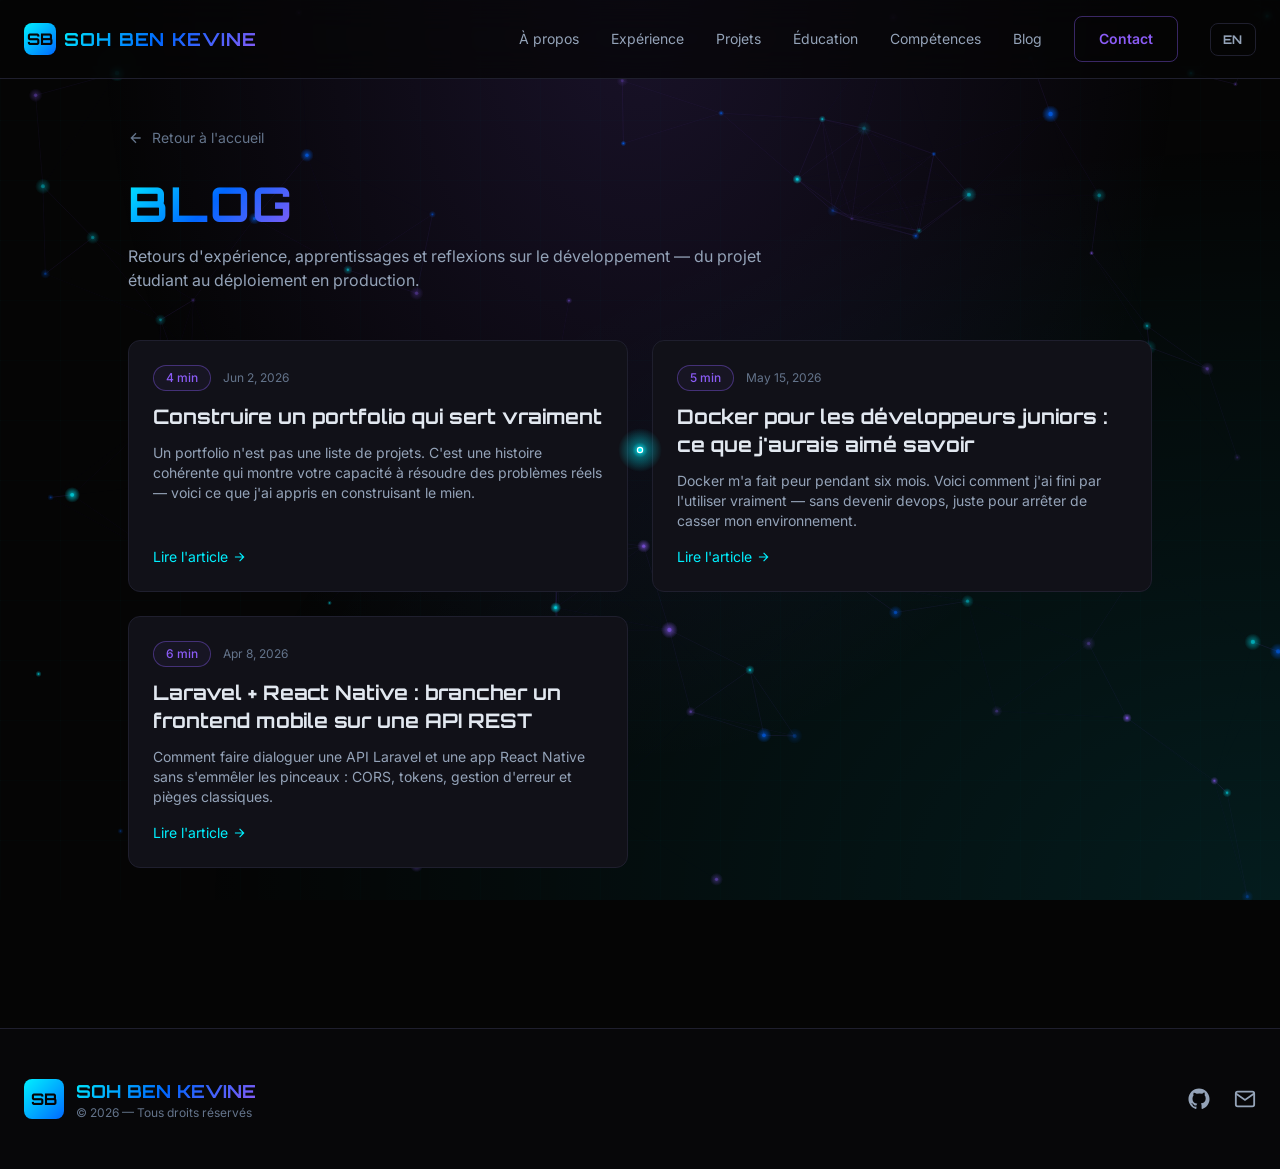
<file: blog.html>
<!DOCTYPE html>
<html lang="fr" class="scroll-smooth">
<head>
    <meta charset="utf-8">
    <meta name="viewport" content="width=device-width, initial-scale=1">
    <title>Soh Ben Kevine — Développeur Full Stack Junior</title>
    <meta name="description" content="Portfolio de Soh Ben Kevine, développeur full stack junior et étudiant en Licence 3 MIAGE à l'UFHB : projets, expérience, compétences et blog.">
    <meta property="og:title" content="Soh Ben Kevine — Développeur Full Stack Junior">
    <meta property="og:description" content="Projets, expérience et compétences de Soh Ben Kevine, développeur full stack junior.">
    <meta property="og:type" content="website">

    <link rel="preconnect" href="https://fonts.googleapis.com">
    <link href="https://fonts.googleapis.com/css2?family=Inter:wght@300;400;500;600;700;800&family=Orbitron:wght@400;500;600;700;800;900&display=swap" rel="stylesheet">
    <link rel="preload" as="style" href="app.css" /><link rel="modulepreload" as="script" href="app.js" /><link rel="stylesheet" href="app.css" /><script type="module" src="app.js"></script></head>
<body class="bg-dark-bg text-text-primary antialiased">
    <!-- Background effects -->
    <div class="fixed inset-0 -z-10 bg-grid opacity-30"></div>
    <div class="fixed inset-0 -z-10 bg-radial-neon"></div>

    <!-- Neon universe background network (canvas, behind content) -->
    <canvas id="neon-canvas" class="neon-universe-bg" aria-hidden="true"></canvas>

    <!-- Atomic / ionic custom cursor (canvas overlay, never blocks interaction) -->
    <canvas id="atomic-cursor" class="atomic-cursor" aria-hidden="true"></canvas>

    <!-- Navbar -->
    <nav class="fixed top-0 left-0 right-0 z-50 backdrop-blur-lg bg-dark-bg/70 border-b border-dark-border">
    <div class="max-w-7xl mx-auto px-6 py-4 flex items-center justify-between">
        <a href="index.html#hero" class="flex items-center gap-2 group">
            <div class="w-8 h-8 rounded-lg bg-gradient-to-br from-neon-cyan via-neon-blue to-neon-violet animate-gradient flex items-center justify-center font-display font-bold text-dark-bg">
                SB
            </div>
            <span class="font-display font-bold text-lg tracking-wider text-gradient">SOH BEN KEVINE</span>
        </a>

        <!-- Desktop nav -->
        <ul class="hidden md:flex items-center gap-8 text-sm">
            <li><a href="index.html#about" class="nav-link text-text-secondary hover:text-neon-cyan transition">À propos</a></li>
            <li><a href="index.html#experience" class="nav-link text-text-secondary hover:text-neon-cyan transition">Expérience</a></li>
            <li><a href="index.html#projects" class="nav-link text-text-secondary hover:text-neon-cyan transition">Projets</a></li>
            <li><a href="index.html#education" class="nav-link text-text-secondary hover:text-neon-cyan transition">Éducation</a></li>
            <li><a href="index.html#skills" class="nav-link text-text-secondary hover:text-neon-cyan transition">Compétences</a></li>
            <li><a href="index.html#blog" class="nav-link text-text-secondary hover:text-neon-cyan transition">Blog</a></li>
            <li><a href="index.html#contact" class="btn-outline text-sm">Contact</a></li>
            <li><a href="blog-en.html" title="English version" class="text-xs font-display font-bold tracking-wider px-3 py-2 rounded-lg border border-dark-border text-text-secondary hover:text-neon-cyan hover:border-neon-cyan transition">EN</a></li>
        </ul>

        <!-- Mobile menu button -->
        <button x-data="{ open: false }" @click="open = !open" class="md:hidden text-neon-cyan p-2">
            <svg x-show="!open" xmlns="http://www.w3.org/2000/svg" width="24" height="24" fill="none" stroke="currentColor" stroke-width="2" viewBox="0 0 24 24"><path d="M4 6h16M4 12h16M4 18h16"/></svg>
            <svg x-show="open" xmlns="http://www.w3.org/2000/svg" width="24" height="24" fill="none" stroke="currentColor" stroke-width="2" viewBox="0 0 24 24"><path d="M6 6l12 12M6 18L18 6"/></svg>
        </button>
    </div>

    <!-- Mobile menu -->
    <div x-data="{ open: false }" x-show="open" class="md:hidden border-t border-dark-border bg-dark-surface/95 backdrop-blur">
        <ul class="flex flex-col gap-4 p-6">
            <li><a href="index.html#about" @click="open = false" class="block text-text-secondary hover:text-neon-cyan">À propos</a></li>
            <li><a href="index.html#experience" @click="open = false" class="block text-text-secondary hover:text-neon-cyan">Expérience</a></li>
            <li><a href="index.html#projects" @click="open = false" class="block text-text-secondary hover:text-neon-cyan">Projets</a></li>
            <li><a href="index.html#education" @click="open = false" class="block text-text-secondary hover:text-neon-cyan">Éducation</a></li>
            <li><a href="index.html#skills" @click="open = false" class="block text-text-secondary hover:text-neon-cyan">Compétences</a></li>
            <li><a href="index.html#blog" @click="open = false" class="block text-text-secondary hover:text-neon-cyan">Blog</a></li>
            <li><a href="index.html#contact" @click="open = false" class="btn-outline w-full justify-center">Contact</a></li>
            <li class="pt-2"><a href="blog-en.html" title="English version" class="text-xs font-display font-bold tracking-wider px-3 py-2 rounded-lg border border-dark-border text-text-secondary hover:text-neon-cyan hover:border-neon-cyan transition">EN</a></li>
        </ul>
    </div>
</nav>

    <!-- Main content -->
    <main>
        
    <section class="pt-32 pb-20 px-6">
        <div class="max-w-5xl mx-auto">
            <a href="index.html" class="inline-flex items-center gap-2 text-text-muted hover:text-neon-cyan transition text-sm mb-8">
                <svg xmlns="http://www.w3.org/2000/svg" width="16" height="16" fill="none" stroke="currentColor" stroke-width="2" viewBox="0 0 24 24"><path d="M19 12H5M12 19l-7-7 7-7"/></svg>
                Retour à l'accueil
            </a>

            <h1 data-reveal class="section-title text-4xl md:text-5xl mb-4">
                <span class="text-gradient">Blog</span>
            </h1>
            <p data-reveal class="text-text-secondary mb-12 max-w-2xl">
                Retours d'expérience, apprentissages et reflexions sur le développement — du projet étudiant au déploiement en production.
            </p>

            <div class="grid grid-cols-1 md:grid-cols-2 gap-6">
                                    <article data-reveal class="card-neon p-6 group flex flex-col">
                        <div class="flex items-center gap-3 text-xs text-text-muted mb-3">
                            <span class="badge-violet">4 min</span>
                            <span>Jun 2, 2026</span>
                        </div>
                        <h2 class="text-xl font-display font-bold text-text-primary group-hover:text-neon-cyan transition">
                            Construire un portfolio qui sert vraiment
                        </h2>
                        <p class="text-text-secondary text-sm mt-3 flex-1">Un portfolio n&#039;est pas une liste de projets. C&#039;est une histoire cohérente qui montre votre capacité à résoudre des problèmes réels — voici ce que j&#039;ai appris en construisant le mien.</p>
                        <a href="blog-construire-un-portfolio-qui-sert-vraiment.html" class="inline-flex items-center gap-1 text-neon-cyan text-sm mt-4 hover:gap-2 transition-all self-start">
                            Lire l'article
                            <svg xmlns="http://www.w3.org/2000/svg" width="14" height="14" fill="none" stroke="currentColor" stroke-width="2" viewBox="0 0 24 24"><path d="M5 12h14M13 5l7 7-7 7"/></svg>
                        </a>
                    </article>
                                    <article data-reveal class="card-neon p-6 group flex flex-col">
                        <div class="flex items-center gap-3 text-xs text-text-muted mb-3">
                            <span class="badge-violet">5 min</span>
                            <span>May 15, 2026</span>
                        </div>
                        <h2 class="text-xl font-display font-bold text-text-primary group-hover:text-neon-cyan transition">
                            Docker pour les développeurs juniors : ce que j&#039;aurais aimé savoir
                        </h2>
                        <p class="text-text-secondary text-sm mt-3 flex-1">Docker m&#039;a fait peur pendant six mois. Voici comment j&#039;ai fini par l&#039;utiliser vraiment — sans devenir devops, juste pour arrêter de casser mon environnement.</p>
                        <a href="blog-docker-pour-les-developpeurs-juniors.html" class="inline-flex items-center gap-1 text-neon-cyan text-sm mt-4 hover:gap-2 transition-all self-start">
                            Lire l'article
                            <svg xmlns="http://www.w3.org/2000/svg" width="14" height="14" fill="none" stroke="currentColor" stroke-width="2" viewBox="0 0 24 24"><path d="M5 12h14M13 5l7 7-7 7"/></svg>
                        </a>
                    </article>
                                    <article data-reveal class="card-neon p-6 group flex flex-col">
                        <div class="flex items-center gap-3 text-xs text-text-muted mb-3">
                            <span class="badge-violet">6 min</span>
                            <span>Apr 8, 2026</span>
                        </div>
                        <h2 class="text-xl font-display font-bold text-text-primary group-hover:text-neon-cyan transition">
                            Laravel + React Native : brancher un frontend mobile sur une API REST
                        </h2>
                        <p class="text-text-secondary text-sm mt-3 flex-1">Comment faire dialoguer une API Laravel et une app React Native sans s&#039;emmêler les pinceaux : CORS, tokens, gestion d&#039;erreur et pièges classiques.</p>
                        <a href="blog-laravel-react-native-api-rest.html" class="inline-flex items-center gap-1 text-neon-cyan text-sm mt-4 hover:gap-2 transition-all self-start">
                            Lire l'article
                            <svg xmlns="http://www.w3.org/2000/svg" width="14" height="14" fill="none" stroke="currentColor" stroke-width="2" viewBox="0 0 24 24"><path d="M5 12h14M13 5l7 7-7 7"/></svg>
                        </a>
                    </article>
                            </div>
        </div>
    </section>

    </main>

    <!-- Footer -->
    <footer class="border-t border-dark-border bg-dark-surface/50 mt-20">
    <div class="max-w-7xl mx-auto px-6 py-12">
        <div class="flex flex-col md:flex-row items-center justify-between gap-6">
            <div class="flex items-center gap-3">
                <div class="w-10 h-10 rounded-lg bg-gradient-to-br from-neon-cyan via-neon-blue to-neon-violet animate-gradient flex items-center justify-center font-display font-bold text-dark-bg">
                    SB
                </div>
                <div>
                    <p class="font-display font-bold text-lg text-gradient">SOH BEN KEVINE</p>
                    <p class="text-xs text-text-muted">© 2026 — Tous droits réservés</p>
                </div>
            </div>

            <div class="flex items-center gap-6">
                <a href="https://github.com/ke2007-st" target="_blank" rel="noopener" class="text-text-secondary hover:text-neon-cyan transition" aria-label="GitHub">
                    <svg xmlns="http://www.w3.org/2000/svg" width="22" height="22" fill="currentColor" viewBox="0 0 24 24"><path d="M12 .5C5.7.5.5 5.7.5 12c0 5.1 3.3 9.4 7.9 10.9.6.1.8-.3.8-.6v-2c-3.2.7-3.9-1.4-3.9-1.4-.5-1.3-1.3-1.7-1.3-1.7-1.1-.7.1-.7.1-.7 1.2.1 1.8 1.2 1.8 1.2 1.1 1.8 2.8 1.3 3.5 1 .1-.8.4-1.3.8-1.6-2.6-.3-5.3-1.3-5.3-5.7 0-1.3.5-2.3 1.2-3.1-.1-.3-.5-1.5.1-3.1 0 0 1-.3 3.3 1.2a11.5 11.5 0 0 1 6 0C17 4.6 18 4.9 18 4.9c.6 1.6.2 2.8.1 3.1.8.8 1.2 1.8 1.2 3.1 0 4.4-2.7 5.4-5.3 5.7.4.4.8 1.1.8 2.2v3.3c0 .3.2.7.8.6 4.6-1.5 7.9-5.8 7.9-10.9C23.5 5.7 18.3.5 12 .5z"/></svg>
                </a>
                <a href="mailto:sohben342@gmail.com" class="text-text-secondary hover:text-neon-cyan transition" aria-label="Email">
                    <svg xmlns="http://www.w3.org/2000/svg" width="22" height="22" fill="none" stroke="currentColor" stroke-width="2" viewBox="0 0 24 24"><rect x="2" y="4" width="20" height="16" rx="2"/><path d="M2 6l10 7 10-7"/></svg>
                </a>
            </div>
        </div>
    </div>
</footer>
</body>
</html>
</file>
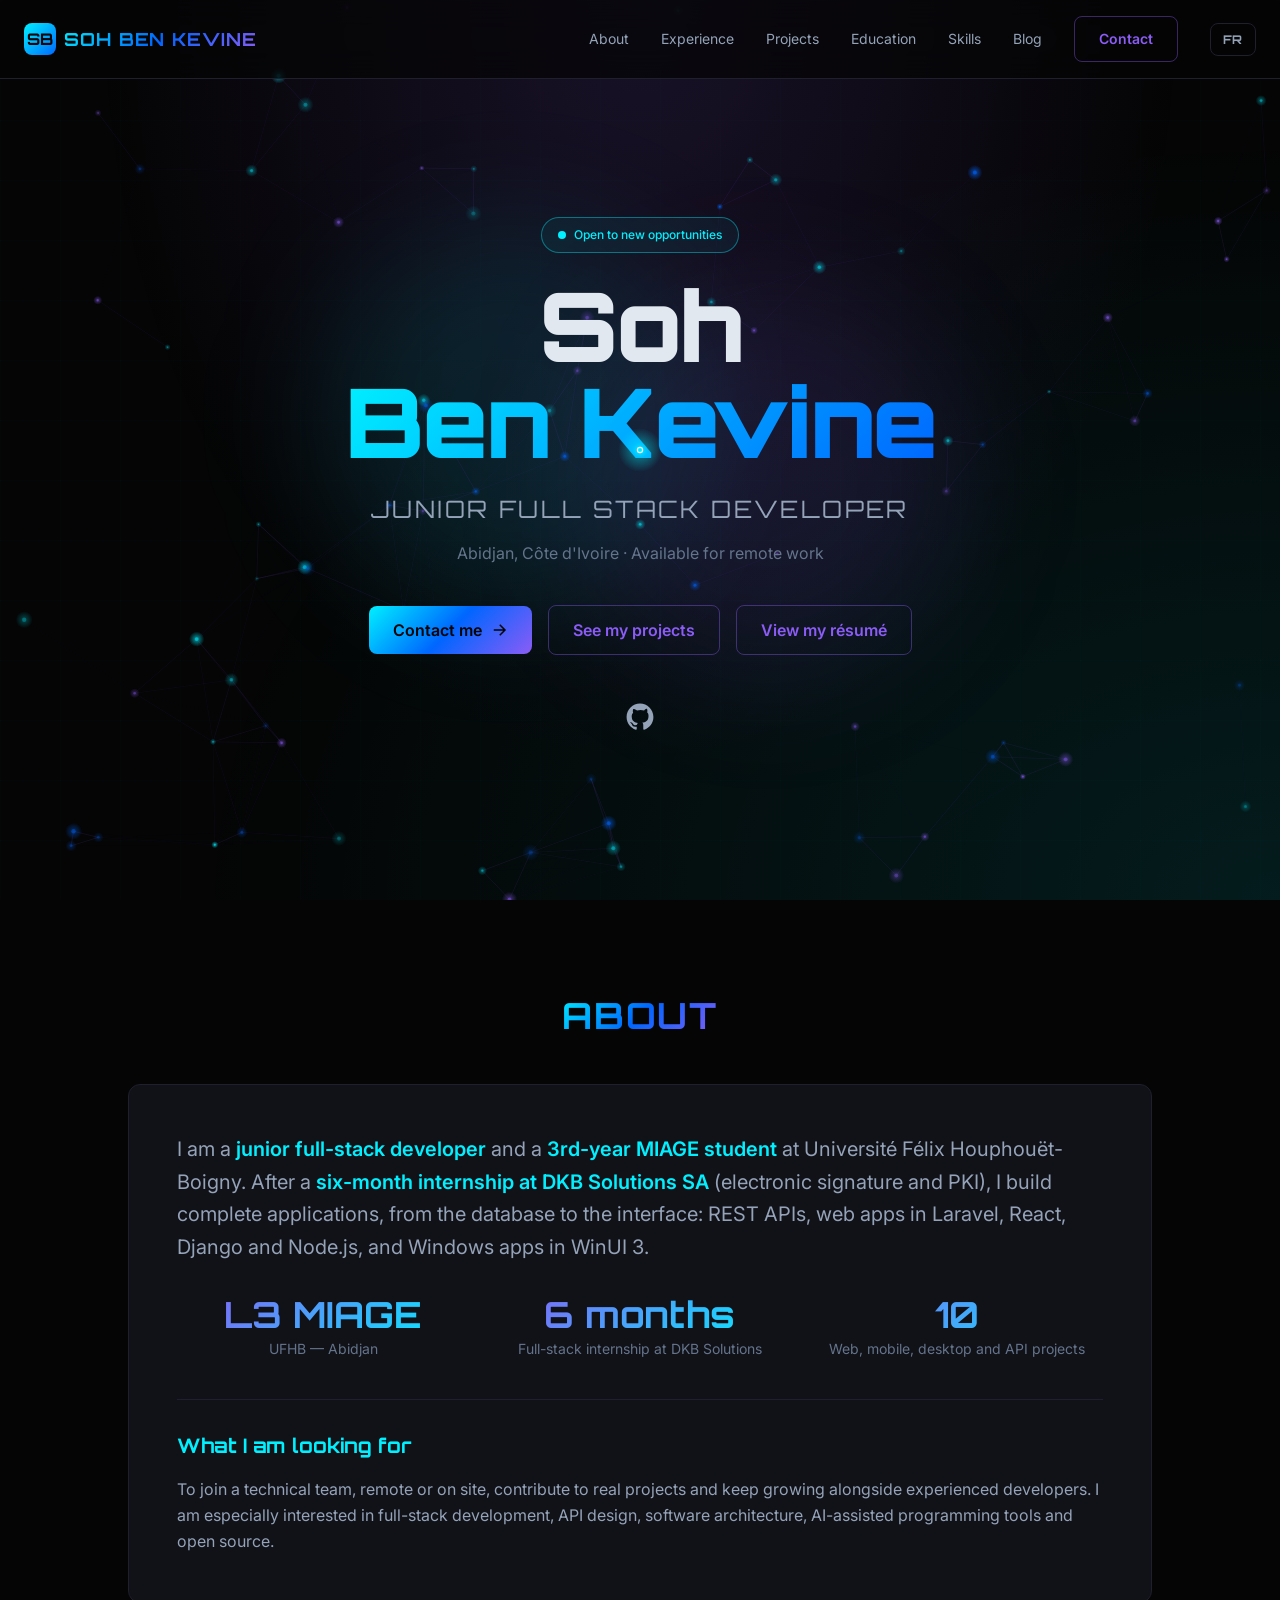
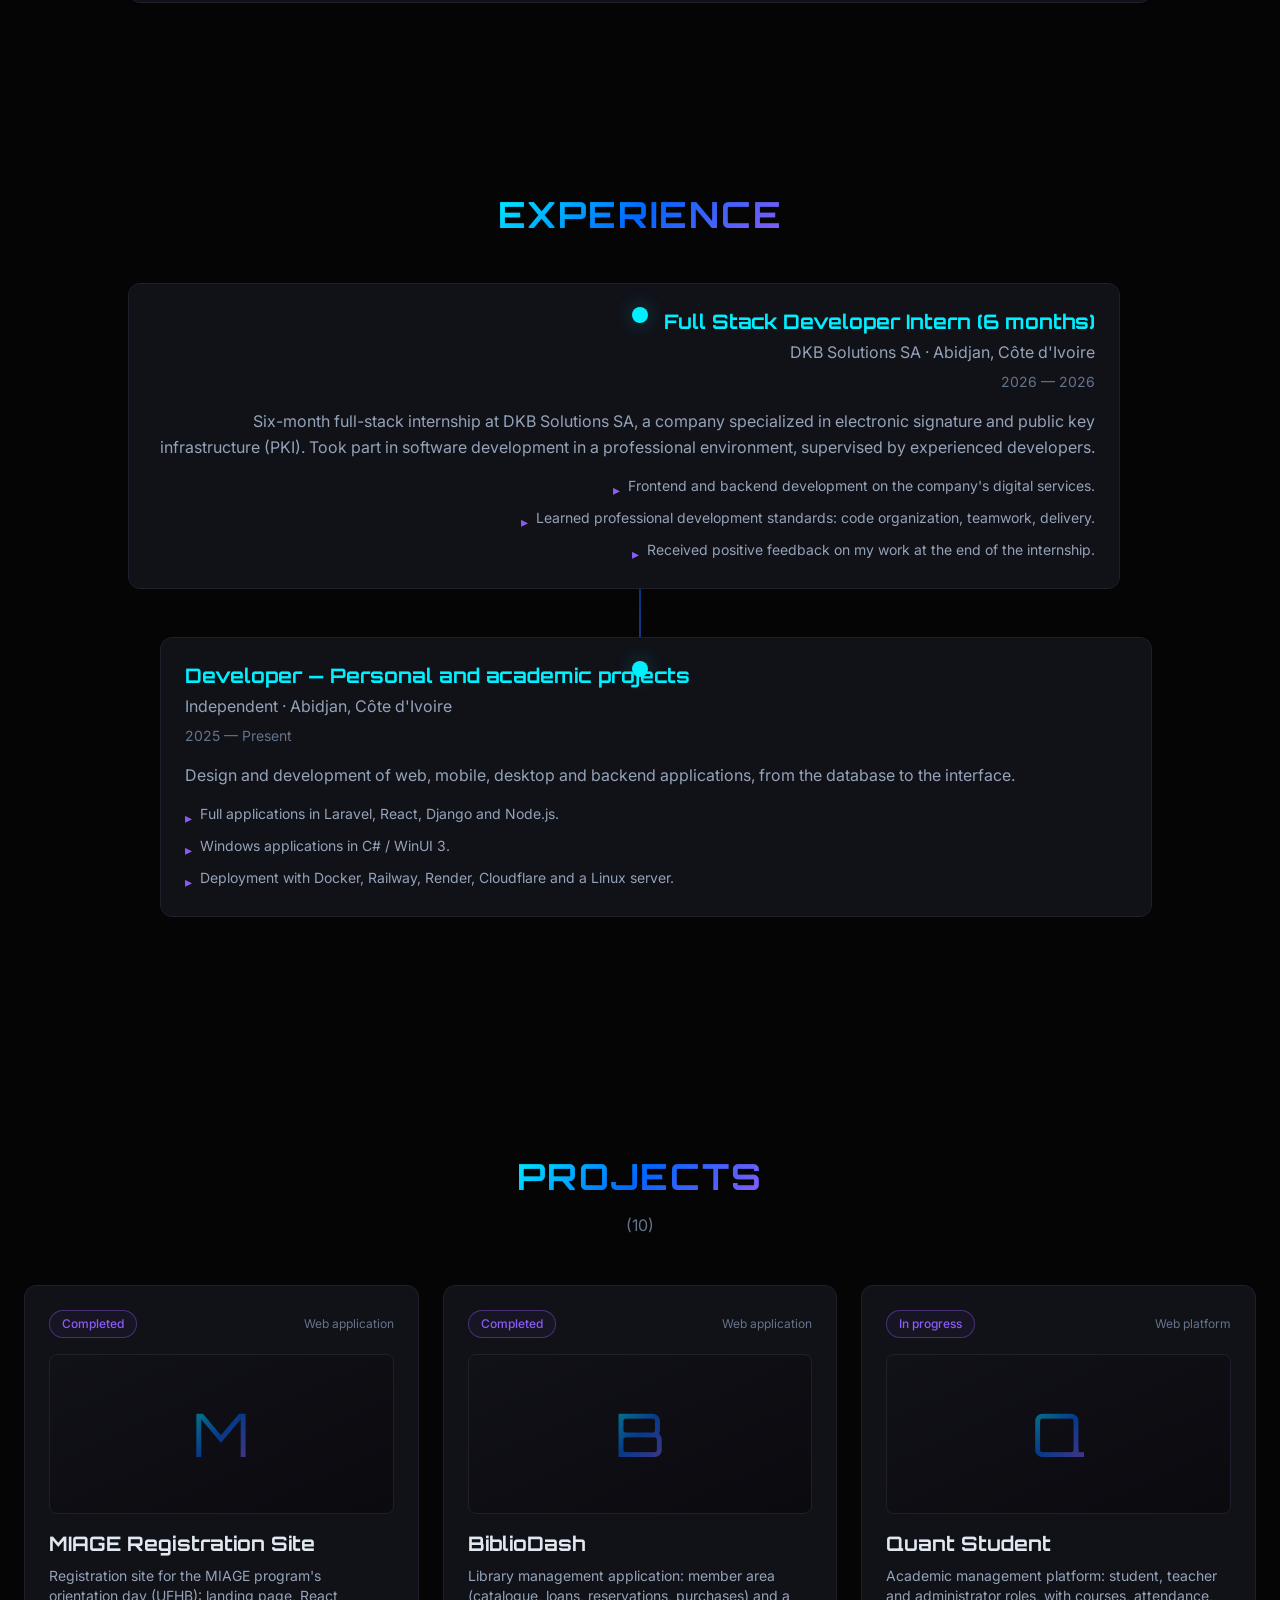
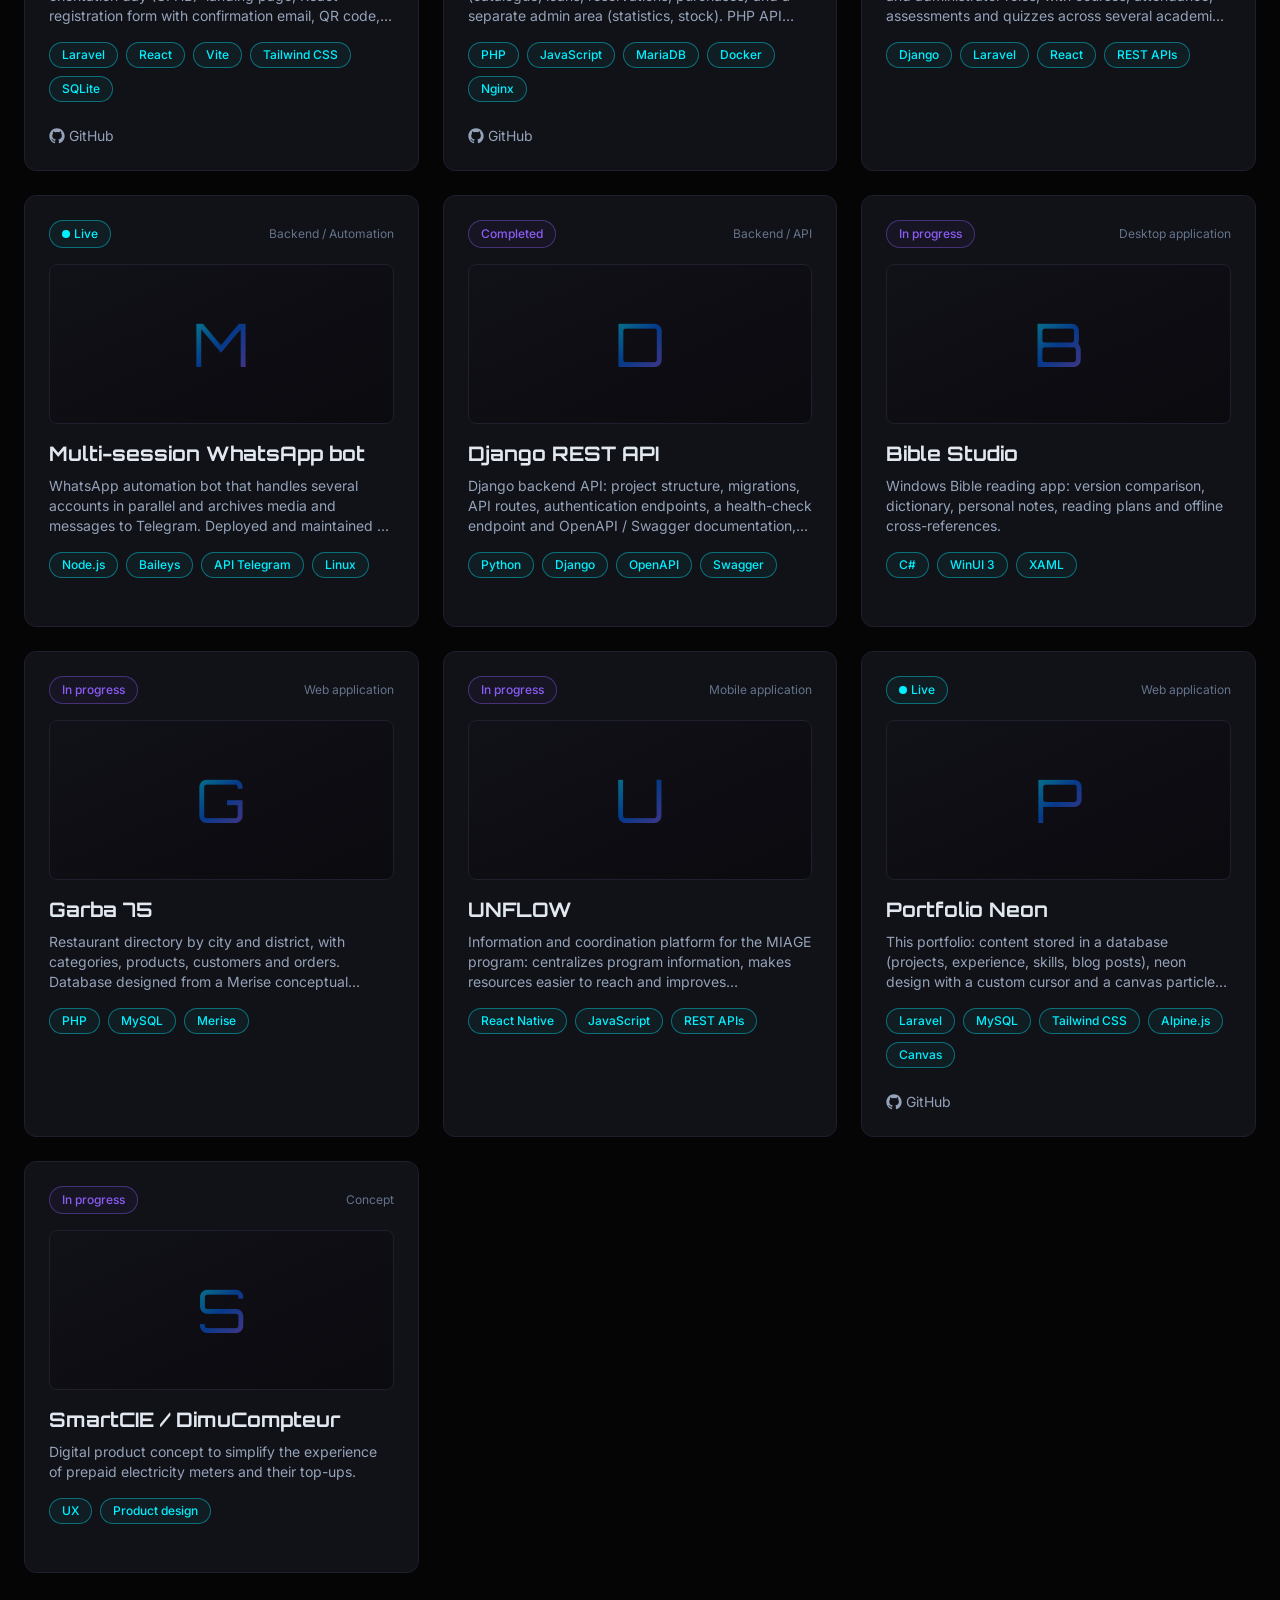
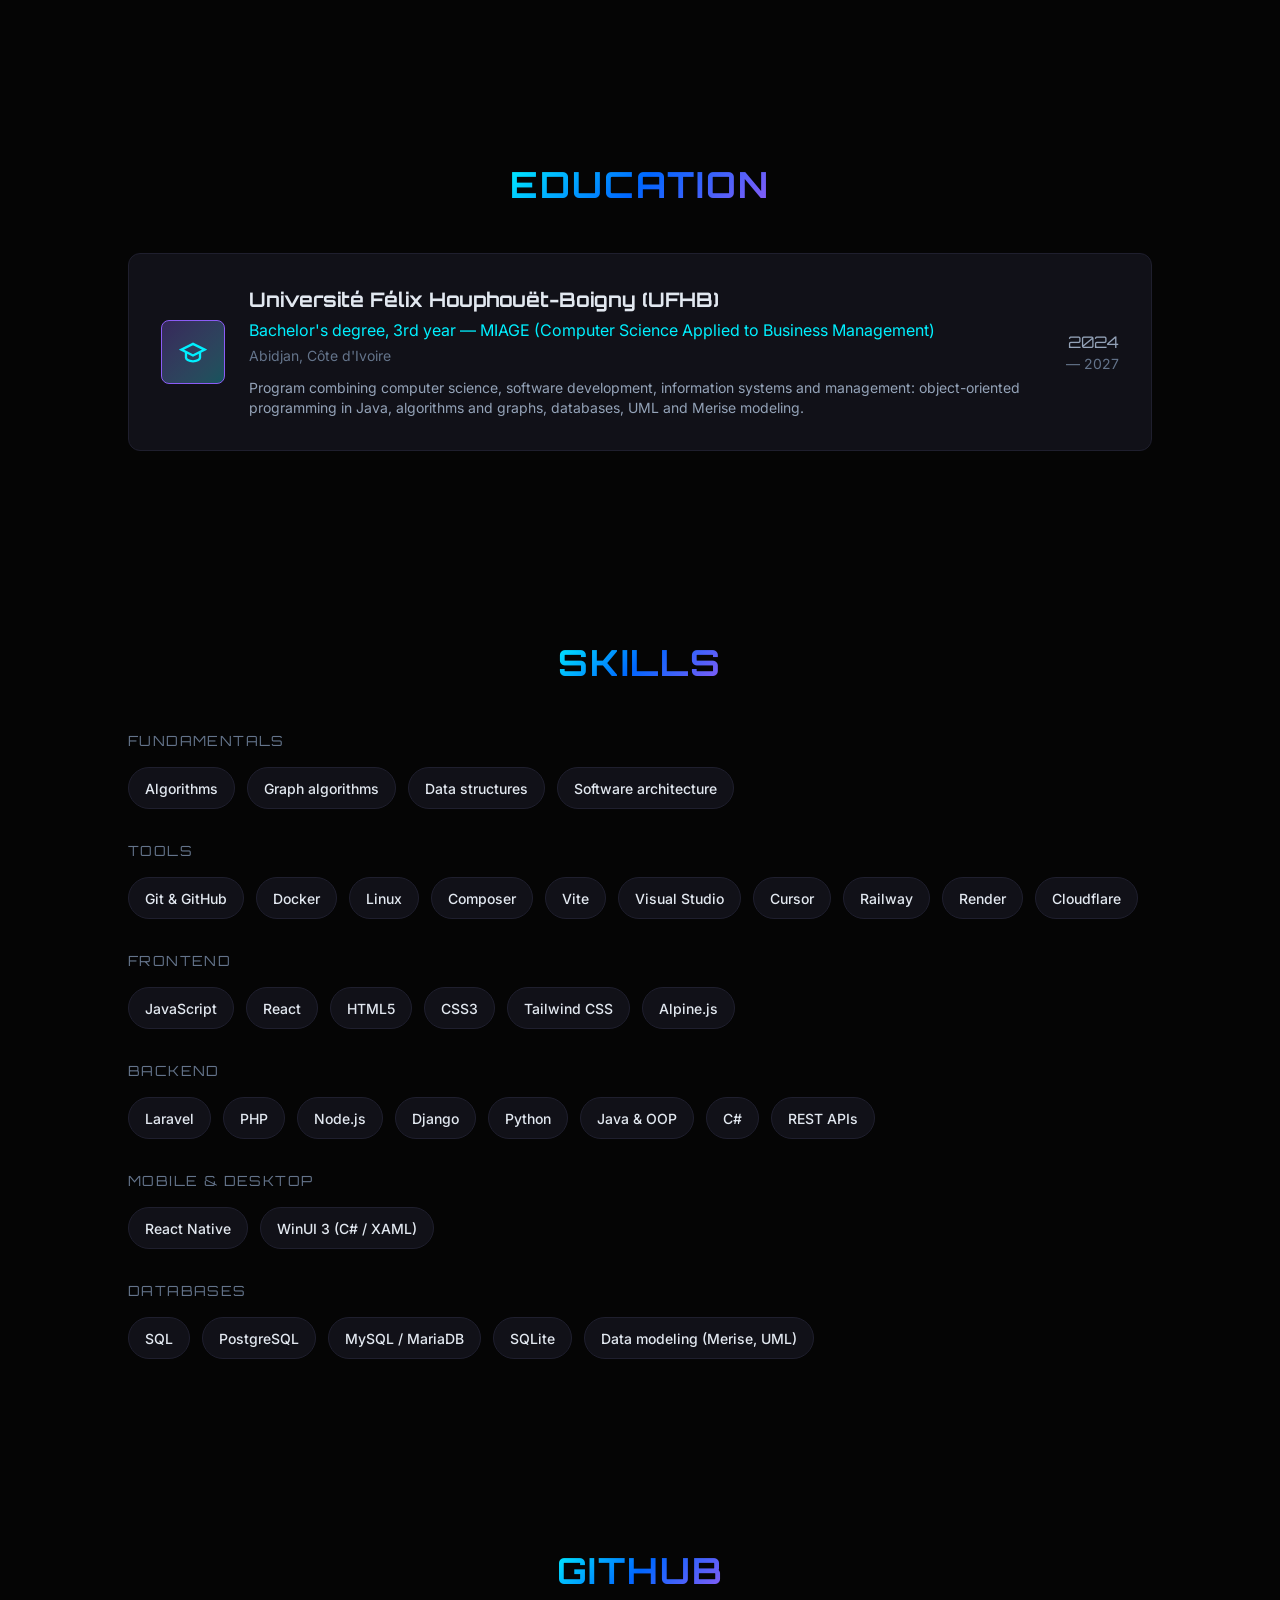
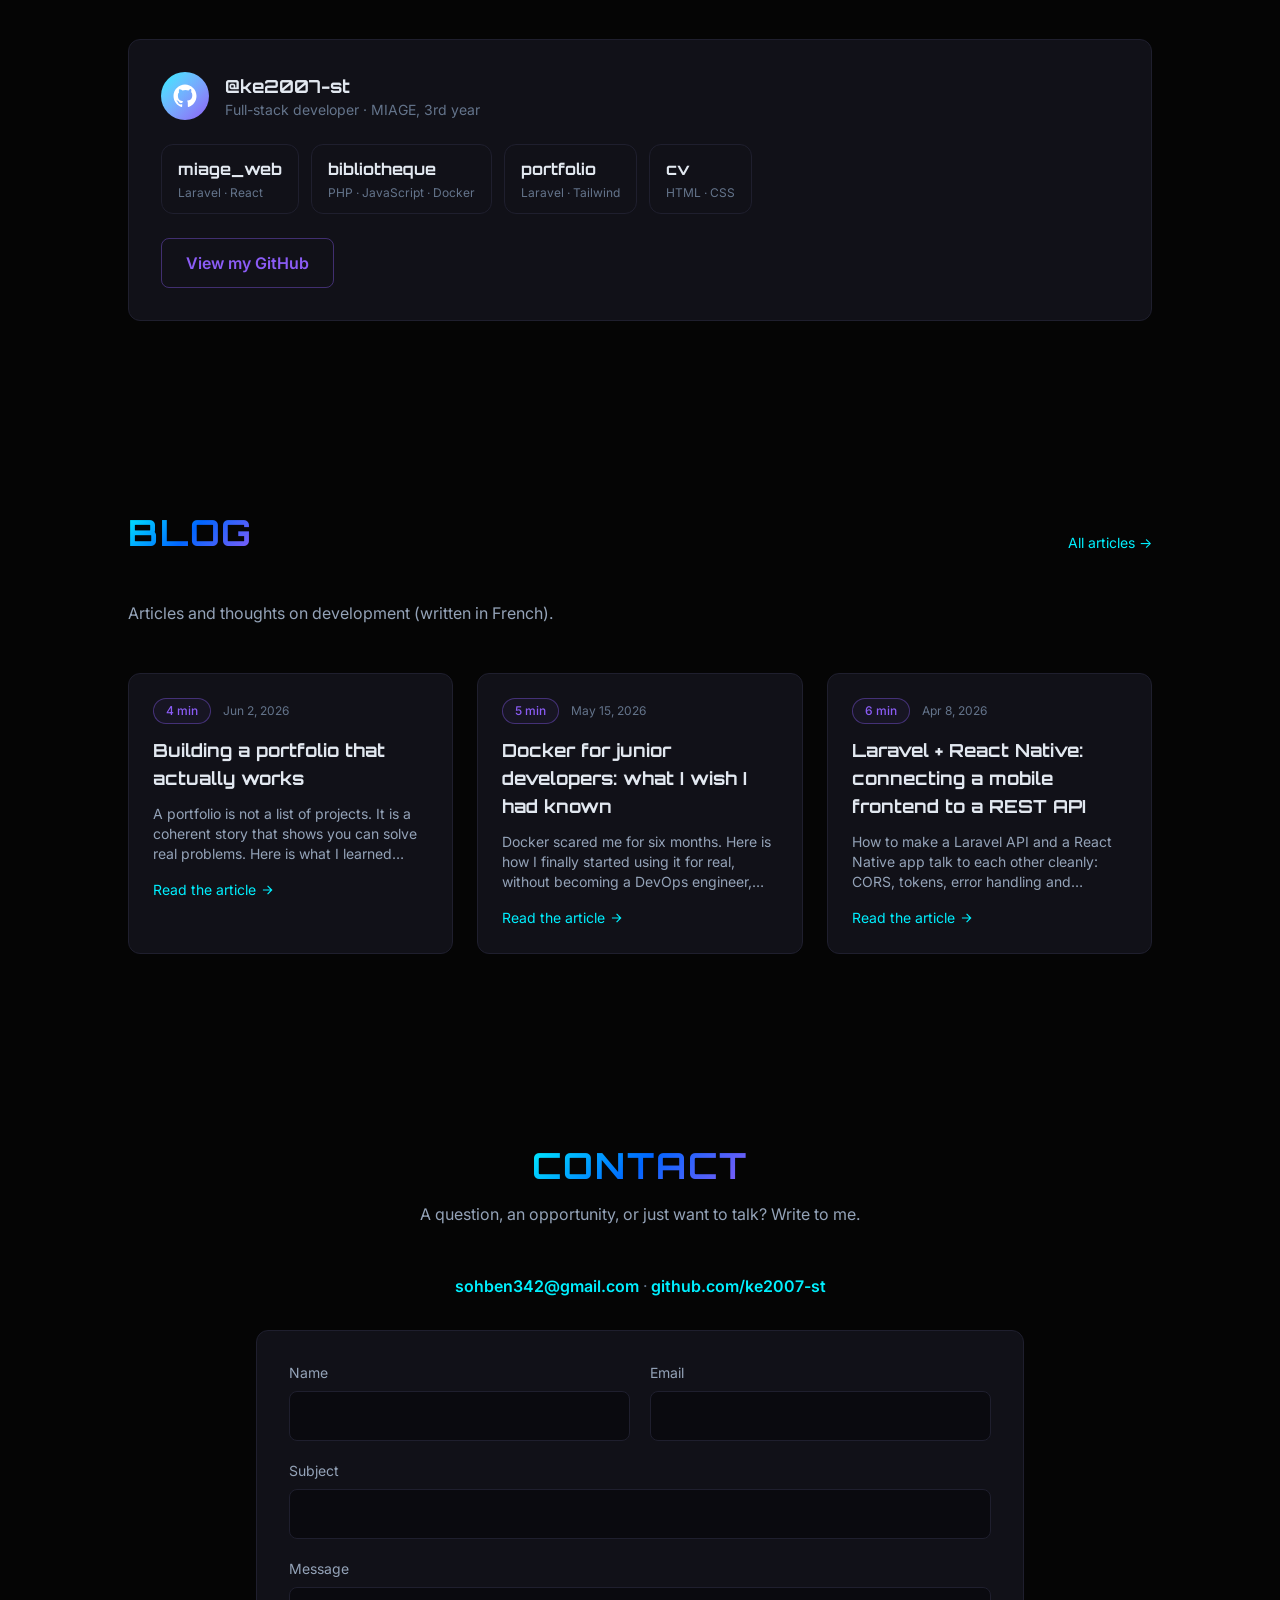
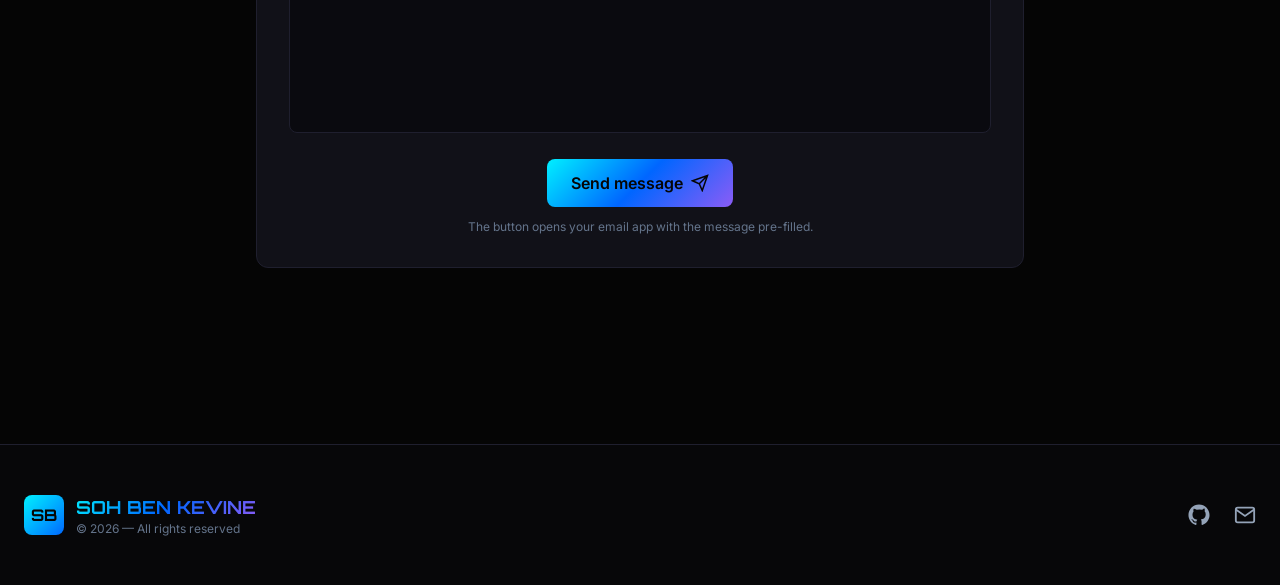
<file: index-en.html>
<!DOCTYPE html>
<html lang="en" class="scroll-smooth">
<head>
    <meta charset="utf-8">
    <meta name="viewport" content="width=device-width, initial-scale=1">
    <title>Soh Ben Kevine — Junior Full Stack Developer</title>
    <meta name="description" content="Portfolio of Soh Ben Kevine, junior full-stack developer and 3rd-year MIAGE student at UFHB: projects, experience, skills and blog.">
    <meta property="og:title" content="Soh Ben Kevine — Junior Full Stack Developer">
    <meta property="og:description" content="Projects, experience and skills of Soh Ben Kevine, junior full-stack developer.">
    <meta property="og:type" content="website">

    <link rel="preconnect" href="https://fonts.googleapis.com">
    <link href="https://fonts.googleapis.com/css2?family=Inter:wght@300;400;500;600;700;800&family=Orbitron:wght@400;500;600;700;800;900&display=swap" rel="stylesheet">
    <link rel="preload" as="style" href="app.css" /><link rel="modulepreload" as="script" href="app.js" /><link rel="stylesheet" href="app.css" /><script type="module" src="app.js"></script></head>
<body class="bg-dark-bg text-text-primary antialiased">
    <!-- Background effects -->
    <div class="fixed inset-0 -z-10 bg-grid opacity-30"></div>
    <div class="fixed inset-0 -z-10 bg-radial-neon"></div>

    <!-- Neon universe background network (canvas, behind content) -->
    <canvas id="neon-canvas" class="neon-universe-bg" aria-hidden="true"></canvas>

    <!-- Atomic / ionic custom cursor (canvas overlay, never blocks interaction) -->
    <canvas id="atomic-cursor" class="atomic-cursor" aria-hidden="true"></canvas>

    <!-- Navbar -->
    <nav class="fixed top-0 left-0 right-0 z-50 backdrop-blur-lg bg-dark-bg/70 border-b border-dark-border">
    <div class="max-w-7xl mx-auto px-6 py-4 flex items-center justify-between">
        <a href="#hero" class="flex items-center gap-2 group">
            <div class="w-8 h-8 rounded-lg bg-gradient-to-br from-neon-cyan via-neon-blue to-neon-violet animate-gradient flex items-center justify-center font-display font-bold text-dark-bg">
                SB
            </div>
            <span class="font-display font-bold text-lg tracking-wider text-gradient">SOH BEN KEVINE</span>
        </a>

        <!-- Desktop nav -->
        <ul class="hidden md:flex items-center gap-8 text-sm">
            <li><a href="#about" class="nav-link text-text-secondary hover:text-neon-cyan transition">About</a></li>
            <li><a href="#experience" class="nav-link text-text-secondary hover:text-neon-cyan transition">Experience</a></li>
            <li><a href="#projects" class="nav-link text-text-secondary hover:text-neon-cyan transition">Projects</a></li>
            <li><a href="#education" class="nav-link text-text-secondary hover:text-neon-cyan transition">Education</a></li>
            <li><a href="#skills" class="nav-link text-text-secondary hover:text-neon-cyan transition">Skills</a></li>
            <li><a href="#blog" class="nav-link text-text-secondary hover:text-neon-cyan transition">Blog</a></li>
            <li><a href="#contact" class="btn-outline text-sm">Contact</a></li>
            <li><a href="index.html" title="Version française" class="text-xs font-display font-bold tracking-wider px-3 py-2 rounded-lg border border-dark-border text-text-secondary hover:text-neon-cyan hover:border-neon-cyan transition">FR</a></li>
        </ul>

        <!-- Mobile menu button -->
        <button x-data="{ open: false }" @click="open = !open" class="md:hidden text-neon-cyan p-2">
            <svg x-show="!open" xmlns="http://www.w3.org/2000/svg" width="24" height="24" fill="none" stroke="currentColor" stroke-width="2" viewBox="0 0 24 24"><path d="M4 6h16M4 12h16M4 18h16"/></svg>
            <svg x-show="open" xmlns="http://www.w3.org/2000/svg" width="24" height="24" fill="none" stroke="currentColor" stroke-width="2" viewBox="0 0 24 24"><path d="M6 6l12 12M6 18L18 6"/></svg>
        </button>
    </div>

    <!-- Mobile menu -->
    <div x-data="{ open: false }" x-show="open" class="md:hidden border-t border-dark-border bg-dark-surface/95 backdrop-blur">
        <ul class="flex flex-col gap-4 p-6">
            <li><a href="#about" @click="open = false" class="block text-text-secondary hover:text-neon-cyan">About</a></li>
            <li><a href="#experience" @click="open = false" class="block text-text-secondary hover:text-neon-cyan">Experience</a></li>
            <li><a href="#projects" @click="open = false" class="block text-text-secondary hover:text-neon-cyan">Projects</a></li>
            <li><a href="#education" @click="open = false" class="block text-text-secondary hover:text-neon-cyan">Education</a></li>
            <li><a href="#skills" @click="open = false" class="block text-text-secondary hover:text-neon-cyan">Skills</a></li>
            <li><a href="#blog" @click="open = false" class="block text-text-secondary hover:text-neon-cyan">Blog</a></li>
            <li><a href="#contact" @click="open = false" class="btn-outline w-full justify-center">Contact</a></li>
            <li class="pt-2"><a href="index.html" title="Version française" class="text-xs font-display font-bold tracking-wider px-3 py-2 rounded-lg border border-dark-border text-text-secondary hover:text-neon-cyan hover:border-neon-cyan transition">FR</a></li>
        </ul>
    </div>
</nav>

    <!-- Main content -->
    <main>
        
    
    <section id="hero" class="relative min-h-screen flex items-center justify-center pt-24 pb-12 px-6">
        <div class="absolute inset-0 overflow-hidden -z-10">
            <div class="absolute top-1/4 left-1/4 w-96 h-96 rounded-full bg-neon-cyan/10 blur-3xl animate-float"></div>
            <div class="absolute bottom-1/4 right-1/4 w-96 h-96 rounded-full bg-neon-violet/10 blur-3xl animate-float" style="animation-delay: 2s;"></div>
        </div>

        <div class="max-w-5xl mx-auto text-center">
            <div data-reveal class="inline-flex items-center gap-2 px-4 py-2 mb-6 rounded-full badge-neon animate-glow-pulse">
                <span class="w-2 h-2 rounded-full bg-neon-cyan animate-pulse"></span>
                Open to new opportunities
            </div>

            <h1 data-reveal class="font-display text-5xl md:text-7xl lg:text-8xl font-black tracking-tight mb-6">
                <span class="block text-text-primary">Soh</span>
                <span class="block text-gradient animate-gradient">Ben Kevine</span>
            </h1>

            <p data-reveal class="text-xl md:text-2xl text-text-secondary mb-4 font-display tracking-widest uppercase">
                Junior Full Stack Developer
            </p>
            <p data-reveal class="text-text-muted mb-10">
                Abidjan, Côte d'Ivoire · Available for remote work
            </p>

            <div data-reveal class="flex flex-wrap items-center justify-center gap-4">
                <a href="#contact" class="btn-neon">
                    Contact me
                    <svg xmlns="http://www.w3.org/2000/svg" width="18" height="18" fill="none" stroke="currentColor" stroke-width="2" viewBox="0 0 24 24"><path d="M5 12h14M13 5l7 7-7 7"/></svg>
                </a>
                <a href="#projects" class="btn-outline">See my projects</a>
                <a href="cv-en.html" target="_blank" rel="noopener" class="btn-outline">View my résumé</a>
            </div>

            <div data-reveal class="mt-12 flex items-center justify-center gap-6">
                <a href="https://github.com/ke2007-st" target="_blank" rel="noopener" class="text-text-secondary hover:text-neon-cyan transition" aria-label="GitHub">
                    <svg xmlns="http://www.w3.org/2000/svg" width="28" height="28" fill="currentColor" viewBox="0 0 24 24"><path d="M12 .5C5.7.5.5 5.7.5 12c0 5.1 3.3 9.4 7.9 10.9.6.1.8-.3.8-.6v-2c-3.2.7-3.9-1.4-3.9-1.4-.5-1.3-1.3-1.7-1.3-1.7-1.1-.7.1-.7.1-.7 1.2.1 1.8 1.2 1.8 1.2 1.1 1.8 2.8 1.3 3.5 1 .1-.8.4-1.3.8-1.6-2.6-.3-5.3-1.3-5.3-5.7 0-1.3.5-2.3 1.2-3.1-.1-.3-.5-1.5.1-3.1 0 0 1-.3 3.3 1.2a11.5 11.5 0 0 1 6 0C17 4.6 18 4.9 18 4.9c.6 1.6.2 2.8.1 3.1.8.8 1.2 1.8 1.2 3.1 0 4.4-2.7 5.4-5.3 5.7.4.4.8 1.1.8 2.2v3.3c0 .3.2.7.8.6 4.6-1.5 7.9-5.8 7.9-10.9C23.5 5.7 18.3.5 12 .5z"/></svg>
                </a>
            </div>
        </div>
    </section>

    
    <section id="about" class="py-24 px-6">
        <div class="max-w-5xl mx-auto">
            <h2 data-reveal class="section-title text-3xl md:text-4xl mb-12 text-center">
                <span class="text-gradient">About</span>
            </h2>
            <div data-reveal class="card-neon p-8 md:p-12">
                <p class="text-lg md:text-xl text-text-secondary leading-relaxed">
                    I am a <span class="text-neon-cyan font-semibold">junior full-stack developer</span> and a <span class="text-neon-cyan font-semibold">3rd-year MIAGE student</span> at Université Félix Houphouët-Boigny. After a <span class="text-neon-cyan font-semibold">six-month internship at DKB Solutions SA</span> (electronic signature and PKI), I build complete applications, from the database to the interface: REST APIs, web apps in Laravel, React, Django and Node.js, and Windows apps in WinUI 3.
                </p>
                <div class="mt-8 grid grid-cols-1 md:grid-cols-3 gap-6">
                    <div class="text-center">
                        <div class="font-display text-4xl text-gradient-violet font-bold">L3 MIAGE</div>
                        <div class="text-text-muted text-sm mt-1">UFHB — Abidjan</div>
                    </div>
                    <div class="text-center">
                        <div class="font-display text-4xl text-gradient-violet font-bold">6 months</div>
                        <div class="text-text-muted text-sm mt-1">Full-stack internship at DKB Solutions</div>
                    </div>
                    <div class="text-center">
                        <div class="font-display text-4xl text-gradient-violet font-bold">10</div>
                        <div class="text-text-muted text-sm mt-1">Web, mobile, desktop and API projects</div>
                    </div>
                </div>
                <div class="mt-10 pt-8 border-t border-dark-border">
                    <h3 class="font-display text-xl font-bold text-neon-cyan mb-4">What I am looking for</h3>
                    <p class="text-text-secondary leading-relaxed">
                        To join a technical team, remote or on site, contribute to real projects and keep growing alongside experienced developers. I am especially interested in full-stack development, API design, software architecture, AI-assisted programming tools and open source.
                    </p>
                </div>
            </div>
        </div>
    </section>

    
    <section id="experience" class="py-24 px-6">
        <div class="max-w-5xl mx-auto">
            <h2 data-reveal class="section-title text-3xl md:text-4xl mb-12 text-center">
                <span class="text-gradient">Experience</span>
            </h2>

            <div class="relative">
                <div class="absolute left-4 md:left-1/2 top-0 bottom-0 w-px bg-gradient-to-b from-neon-cyan via-neon-blue to-neon-violet -translate-x-1/2"></div>

                                    <div data-reveal class="relative mb-12 md:pr-8 md:text-right md:mr-1/2">
                        <div class="absolute left-4 md:left-1/2 w-4 h-4 rounded-full -translate-x-1/2 mt-6 bg-neon-cyan glow-cyan"></div>
                        <div class="ml-12 md:ml-0 card-neon p-6">
                            <h3 class="text-xl font-display font-bold text-neon-cyan">Full Stack Developer Intern (6 months)</h3>
                            <p class="text-text-secondary mt-1">DKB Solutions SA · Abidjan, Côte d&#039;Ivoire</p>
                            <p class="text-text-muted text-sm mt-2">
                                2026
                                                                    — 2026
                                                            </p>
                            <p class="text-text-secondary mt-4 leading-relaxed">Six-month full-stack internship at DKB Solutions SA, a company specialized in electronic signature and public key infrastructure (PKI). Took part in software development in a professional environment, supervised by experienced developers.</p>
                                                            <ul class="mt-4 space-y-2 md:list-inside">
                                                                            <li class="text-text-secondary text-sm flex items-start gap-2 md:justify-end">
                                            <span class="text-neon-violet mt-1">▸</span>
                                            <span>Frontend and backend development on the company&#039;s digital services.</span>
                                        </li>
                                                                            <li class="text-text-secondary text-sm flex items-start gap-2 md:justify-end">
                                            <span class="text-neon-violet mt-1">▸</span>
                                            <span>Learned professional development standards: code organization, teamwork, delivery.</span>
                                        </li>
                                                                            <li class="text-text-secondary text-sm flex items-start gap-2 md:justify-end">
                                            <span class="text-neon-violet mt-1">▸</span>
                                            <span>Received positive feedback on my work at the end of the internship.</span>
                                        </li>
                                                                    </ul>
                                                    </div>
                    </div>
                                    <div data-reveal class="relative mb-12 md:pl-8 md:ml-1/2">
                        <div class="absolute left-4 md:left-1/2 w-4 h-4 rounded-full -translate-x-1/2 mt-6 bg-neon-cyan glow-cyan"></div>
                        <div class="ml-12 md:ml-0 card-neon p-6">
                            <h3 class="text-xl font-display font-bold text-neon-cyan">Developer — Personal and academic projects</h3>
                            <p class="text-text-secondary mt-1">Independent · Abidjan, Côte d&#039;Ivoire</p>
                            <p class="text-text-muted text-sm mt-2">
                                2025
                                                                    — Present
                                                            </p>
                            <p class="text-text-secondary mt-4 leading-relaxed">Design and development of web, mobile, desktop and backend applications, from the database to the interface.</p>
                                                            <ul class="mt-4 space-y-2 ">
                                                                            <li class="text-text-secondary text-sm flex items-start gap-2 ">
                                            <span class="text-neon-violet mt-1">▸</span>
                                            <span>Full applications in Laravel, React, Django and Node.js.</span>
                                        </li>
                                                                            <li class="text-text-secondary text-sm flex items-start gap-2 ">
                                            <span class="text-neon-violet mt-1">▸</span>
                                            <span>Windows applications in C# / WinUI 3.</span>
                                        </li>
                                                                            <li class="text-text-secondary text-sm flex items-start gap-2 ">
                                            <span class="text-neon-violet mt-1">▸</span>
                                            <span>Deployment with Docker, Railway, Render, Cloudflare and a Linux server.</span>
                                        </li>
                                                                    </ul>
                                                    </div>
                    </div>
                            </div>
        </div>
    </section>

    
    <section id="projects" class="py-24 px-6">
        <div class="max-w-7xl mx-auto">
            <h2 data-reveal class="section-title text-3xl md:text-4xl mb-4 text-center">
                <span class="text-gradient">Projects</span>
            </h2>
            <p data-reveal class="text-center text-text-muted mb-12">(10)</p>

            <div class="grid grid-cols-1 md:grid-cols-2 lg:grid-cols-3 gap-6">
                                    <article data-reveal class="card-neon p-6 group">
                        <div class="flex items-center justify-between mb-4">
                                                            <span class="badge-violet">Completed</span>
                                                        <span class="text-xs text-text-muted">Web application</span>
                        </div>

                                                    <div class="mb-4 h-40 rounded-lg bg-gradient-to-br from-dark-card to-dark-surface border border-dark-border flex items-center justify-center">
                                <span class="font-display text-6xl text-gradient opacity-50">M</span>
                            </div>
                        
                        <h3 class="text-xl font-display font-bold text-text-primary group-hover:text-neon-cyan transition">
                            MIAGE Registration Site
                        </h3>

                        <p class="text-text-secondary text-sm mt-2 line-clamp-3">Registration site for the MIAGE program&#039;s orientation day (UFHB): landing page, React registration form with confirmation email, QR code, and an admin area with filters, statistics and CSV export.</p>

                                                    <div class="flex flex-wrap gap-2 mt-4">
                                                                    <span class="badge-neon text-xs">Laravel</span>
                                                                    <span class="badge-neon text-xs">React</span>
                                                                    <span class="badge-neon text-xs">Vite</span>
                                                                    <span class="badge-neon text-xs">Tailwind CSS</span>
                                                                    <span class="badge-neon text-xs">SQLite</span>
                                                            </div>
                        
                        <div class="flex items-center gap-4 mt-6">
                                                                                        <a href="https://github.com/ke2007-st/miage_web" target="_blank" rel="noopener" class="text-text-secondary hover:text-neon-cyan transition flex items-center gap-1 text-sm">
                                    <svg xmlns="http://www.w3.org/2000/svg" width="16" height="16" fill="currentColor" viewBox="0 0 24 24"><path d="M12 .5C5.7.5.5 5.7.5 12c0 5.1 3.3 9.4 7.9 10.9.6.1.8-.3.8-.6v-2c-3.2.7-3.9-1.4-3.9-1.4-.5-1.3-1.3-1.7-1.3-1.7-1.1-.7.1-.7.1-.7 1.2.1 1.8 1.2 1.8 1.2 1.1 1.8 2.8 1.3 3.5 1 .1-.8.4-1.3.8-1.6-2.6-.3-5.3-1.3-5.3-5.7 0-1.3.5-2.3 1.2-3.1-.1-.3-.5-1.5.1-3.1 0 0 1-.3 3.3 1.2a11.5 11.5 0 0 1 6 0C17 4.6 18 4.9 18 4.9c.6 1.6.2 2.8.1 3.1.8.8 1.2 1.8 1.2 3.1 0 4.4-2.7 5.4-5.3 5.7.4.4.8 1.1.8 2.2v3.3c0 .3.2.7.8.6 4.6-1.5 7.9-5.8 7.9-10.9C23.5 5.7 18.3.5 12 .5z"/></svg>
                                    GitHub
                                </a>
                                                    </div>
                    </article>
                                    <article data-reveal class="card-neon p-6 group">
                        <div class="flex items-center justify-between mb-4">
                                                            <span class="badge-violet">Completed</span>
                                                        <span class="text-xs text-text-muted">Web application</span>
                        </div>

                                                    <div class="mb-4 h-40 rounded-lg bg-gradient-to-br from-dark-card to-dark-surface border border-dark-border flex items-center justify-center">
                                <span class="font-display text-6xl text-gradient opacity-50">B</span>
                            </div>
                        
                        <h3 class="text-xl font-display font-bold text-text-primary group-hover:text-neon-cyan transition">
                            BiblioDash
                        </h3>

                        <p class="text-text-secondary text-sm mt-2 line-clamp-3">Library management application: member area (catalogue, loans, reservations, purchases) and a separate admin area (statistics, stock). PHP API consumed by a JavaScript frontend, MariaDB database, fully containerized with Docker (Nginx + PHP-FPM).</p>

                                                    <div class="flex flex-wrap gap-2 mt-4">
                                                                    <span class="badge-neon text-xs">PHP</span>
                                                                    <span class="badge-neon text-xs">JavaScript</span>
                                                                    <span class="badge-neon text-xs">MariaDB</span>
                                                                    <span class="badge-neon text-xs">Docker</span>
                                                                    <span class="badge-neon text-xs">Nginx</span>
                                                            </div>
                        
                        <div class="flex items-center gap-4 mt-6">
                                                                                        <a href="https://github.com/ke2007-st/bibliotheque" target="_blank" rel="noopener" class="text-text-secondary hover:text-neon-cyan transition flex items-center gap-1 text-sm">
                                    <svg xmlns="http://www.w3.org/2000/svg" width="16" height="16" fill="currentColor" viewBox="0 0 24 24"><path d="M12 .5C5.7.5.5 5.7.5 12c0 5.1 3.3 9.4 7.9 10.9.6.1.8-.3.8-.6v-2c-3.2.7-3.9-1.4-3.9-1.4-.5-1.3-1.3-1.7-1.3-1.7-1.1-.7.1-.7.1-.7 1.2.1 1.8 1.2 1.8 1.2 1.1 1.8 2.8 1.3 3.5 1 .1-.8.4-1.3.8-1.6-2.6-.3-5.3-1.3-5.3-5.7 0-1.3.5-2.3 1.2-3.1-.1-.3-.5-1.5.1-3.1 0 0 1-.3 3.3 1.2a11.5 11.5 0 0 1 6 0C17 4.6 18 4.9 18 4.9c.6 1.6.2 2.8.1 3.1.8.8 1.2 1.8 1.2 3.1 0 4.4-2.7 5.4-5.3 5.7.4.4.8 1.1.8 2.2v3.3c0 .3.2.7.8.6 4.6-1.5 7.9-5.8 7.9-10.9C23.5 5.7 18.3.5 12 .5z"/></svg>
                                    GitHub
                                </a>
                                                    </div>
                    </article>
                                    <article data-reveal class="card-neon p-6 group">
                        <div class="flex items-center justify-between mb-4">
                                                            <span class="badge-violet">In progress</span>
                                                        <span class="text-xs text-text-muted">Web platform</span>
                        </div>

                                                    <div class="mb-4 h-40 rounded-lg bg-gradient-to-br from-dark-card to-dark-surface border border-dark-border flex items-center justify-center">
                                <span class="font-display text-6xl text-gradient opacity-50">Q</span>
                            </div>
                        
                        <h3 class="text-xl font-display font-bold text-text-primary group-hover:text-neon-cyan transition">
                            Quant Student
                        </h3>

                        <p class="text-text-secondary text-sm mt-2 line-clamp-3">Academic management platform: student, teacher and administrator roles, with courses, attendance, assessments and quizzes across several academic levels.</p>

                                                    <div class="flex flex-wrap gap-2 mt-4">
                                                                    <span class="badge-neon text-xs">Django</span>
                                                                    <span class="badge-neon text-xs">Laravel</span>
                                                                    <span class="badge-neon text-xs">React</span>
                                                                    <span class="badge-neon text-xs">REST APIs</span>
                                                            </div>
                        
                        <div class="flex items-center gap-4 mt-6">
                                                                                </div>
                    </article>
                                    <article data-reveal class="card-neon p-6 group">
                        <div class="flex items-center justify-between mb-4">
                                                            <span class="badge-neon">
                                    <span class="w-2 h-2 rounded-full bg-neon-cyan mr-1 animate-pulse"></span>
                                    Live
                                </span>
                                                        <span class="text-xs text-text-muted">Backend / Automation</span>
                        </div>

                                                    <div class="mb-4 h-40 rounded-lg bg-gradient-to-br from-dark-card to-dark-surface border border-dark-border flex items-center justify-center">
                                <span class="font-display text-6xl text-gradient opacity-50">M</span>
                            </div>
                        
                        <h3 class="text-xl font-display font-bold text-text-primary group-hover:text-neon-cyan transition">
                            Multi-session WhatsApp bot
                        </h3>

                        <p class="text-text-secondary text-sm mt-2 line-clamp-3">WhatsApp automation bot that handles several accounts in parallel and archives media and messages to Telegram. Deployed and maintained on a remote Linux server.</p>

                                                    <div class="flex flex-wrap gap-2 mt-4">
                                                                    <span class="badge-neon text-xs">Node.js</span>
                                                                    <span class="badge-neon text-xs">Baileys</span>
                                                                    <span class="badge-neon text-xs">API Telegram</span>
                                                                    <span class="badge-neon text-xs">Linux</span>
                                                            </div>
                        
                        <div class="flex items-center gap-4 mt-6">
                                                                                </div>
                    </article>
                                    <article data-reveal class="card-neon p-6 group">
                        <div class="flex items-center justify-between mb-4">
                                                            <span class="badge-violet">Completed</span>
                                                        <span class="text-xs text-text-muted">Backend / API</span>
                        </div>

                                                    <div class="mb-4 h-40 rounded-lg bg-gradient-to-br from-dark-card to-dark-surface border border-dark-border flex items-center justify-center">
                                <span class="font-display text-6xl text-gradient opacity-50">D</span>
                            </div>
                        
                        <h3 class="text-xl font-display font-bold text-text-primary group-hover:text-neon-cyan transition">
                            Django REST API
                        </h3>

                        <p class="text-text-secondary text-sm mt-2 line-clamp-3">Django backend API: project structure, migrations, API routes, authentication endpoints, a health-check endpoint and OpenAPI / Swagger documentation, ready for a frontend integration.</p>

                                                    <div class="flex flex-wrap gap-2 mt-4">
                                                                    <span class="badge-neon text-xs">Python</span>
                                                                    <span class="badge-neon text-xs">Django</span>
                                                                    <span class="badge-neon text-xs">OpenAPI</span>
                                                                    <span class="badge-neon text-xs">Swagger</span>
                                                            </div>
                        
                        <div class="flex items-center gap-4 mt-6">
                                                                                </div>
                    </article>
                                    <article data-reveal class="card-neon p-6 group">
                        <div class="flex items-center justify-between mb-4">
                                                            <span class="badge-violet">In progress</span>
                                                        <span class="text-xs text-text-muted">Desktop application</span>
                        </div>

                                                    <div class="mb-4 h-40 rounded-lg bg-gradient-to-br from-dark-card to-dark-surface border border-dark-border flex items-center justify-center">
                                <span class="font-display text-6xl text-gradient opacity-50">B</span>
                            </div>
                        
                        <h3 class="text-xl font-display font-bold text-text-primary group-hover:text-neon-cyan transition">
                            Bible Studio
                        </h3>

                        <p class="text-text-secondary text-sm mt-2 line-clamp-3">Windows Bible reading app: version comparison, dictionary, personal notes, reading plans and offline cross-references.</p>

                                                    <div class="flex flex-wrap gap-2 mt-4">
                                                                    <span class="badge-neon text-xs">C#</span>
                                                                    <span class="badge-neon text-xs">WinUI 3</span>
                                                                    <span class="badge-neon text-xs">XAML</span>
                                                            </div>
                        
                        <div class="flex items-center gap-4 mt-6">
                                                                                </div>
                    </article>
                                    <article data-reveal class="card-neon p-6 group">
                        <div class="flex items-center justify-between mb-4">
                                                            <span class="badge-violet">In progress</span>
                                                        <span class="text-xs text-text-muted">Web application</span>
                        </div>

                                                    <div class="mb-4 h-40 rounded-lg bg-gradient-to-br from-dark-card to-dark-surface border border-dark-border flex items-center justify-center">
                                <span class="font-display text-6xl text-gradient opacity-50">G</span>
                            </div>
                        
                        <h3 class="text-xl font-display font-bold text-text-primary group-hover:text-neon-cyan transition">
                            Garba 75
                        </h3>

                        <p class="text-text-secondary text-sm mt-2 line-clamp-3">Restaurant directory by city and district, with categories, products, customers and orders. Database designed from a Merise conceptual model, with an admin area.</p>

                                                    <div class="flex flex-wrap gap-2 mt-4">
                                                                    <span class="badge-neon text-xs">PHP</span>
                                                                    <span class="badge-neon text-xs">MySQL</span>
                                                                    <span class="badge-neon text-xs">Merise</span>
                                                            </div>
                        
                        <div class="flex items-center gap-4 mt-6">
                                                                                </div>
                    </article>
                                    <article data-reveal class="card-neon p-6 group">
                        <div class="flex items-center justify-between mb-4">
                                                            <span class="badge-violet">In progress</span>
                                                        <span class="text-xs text-text-muted">Mobile application</span>
                        </div>

                                                    <div class="mb-4 h-40 rounded-lg bg-gradient-to-br from-dark-card to-dark-surface border border-dark-border flex items-center justify-center">
                                <span class="font-display text-6xl text-gradient opacity-50">U</span>
                            </div>
                        
                        <h3 class="text-xl font-display font-bold text-text-primary group-hover:text-neon-cyan transition">
                            UNFLOW
                        </h3>

                        <p class="text-text-secondary text-sm mt-2 line-clamp-3">Information and coordination platform for the MIAGE program: centralizes program information, makes resources easier to reach and improves communication between students.</p>

                                                    <div class="flex flex-wrap gap-2 mt-4">
                                                                    <span class="badge-neon text-xs">React Native</span>
                                                                    <span class="badge-neon text-xs">JavaScript</span>
                                                                    <span class="badge-neon text-xs">REST APIs</span>
                                                            </div>
                        
                        <div class="flex items-center gap-4 mt-6">
                                                                                </div>
                    </article>
                                    <article data-reveal class="card-neon p-6 group">
                        <div class="flex items-center justify-between mb-4">
                                                            <span class="badge-neon">
                                    <span class="w-2 h-2 rounded-full bg-neon-cyan mr-1 animate-pulse"></span>
                                    Live
                                </span>
                                                        <span class="text-xs text-text-muted">Web application</span>
                        </div>

                                                    <div class="mb-4 h-40 rounded-lg bg-gradient-to-br from-dark-card to-dark-surface border border-dark-border flex items-center justify-center">
                                <span class="font-display text-6xl text-gradient opacity-50">P</span>
                            </div>
                        
                        <h3 class="text-xl font-display font-bold text-text-primary group-hover:text-neon-cyan transition">
                            Portfolio Neon
                        </h3>

                        <p class="text-text-secondary text-sm mt-2 line-clamp-3">This portfolio: content stored in a database (projects, experience, skills, blog posts), neon design with a custom cursor and a canvas particle network.</p>

                                                    <div class="flex flex-wrap gap-2 mt-4">
                                                                    <span class="badge-neon text-xs">Laravel</span>
                                                                    <span class="badge-neon text-xs">MySQL</span>
                                                                    <span class="badge-neon text-xs">Tailwind CSS</span>
                                                                    <span class="badge-neon text-xs">Alpine.js</span>
                                                                    <span class="badge-neon text-xs">Canvas</span>
                                                            </div>
                        
                        <div class="flex items-center gap-4 mt-6">
                                                                                        <a href="https://github.com/ke2007-st/portfolio" target="_blank" rel="noopener" class="text-text-secondary hover:text-neon-cyan transition flex items-center gap-1 text-sm">
                                    <svg xmlns="http://www.w3.org/2000/svg" width="16" height="16" fill="currentColor" viewBox="0 0 24 24"><path d="M12 .5C5.7.5.5 5.7.5 12c0 5.1 3.3 9.4 7.9 10.9.6.1.8-.3.8-.6v-2c-3.2.7-3.9-1.4-3.9-1.4-.5-1.3-1.3-1.7-1.3-1.7-1.1-.7.1-.7.1-.7 1.2.1 1.8 1.2 1.8 1.2 1.1 1.8 2.8 1.3 3.5 1 .1-.8.4-1.3.8-1.6-2.6-.3-5.3-1.3-5.3-5.7 0-1.3.5-2.3 1.2-3.1-.1-.3-.5-1.5.1-3.1 0 0 1-.3 3.3 1.2a11.5 11.5 0 0 1 6 0C17 4.6 18 4.9 18 4.9c.6 1.6.2 2.8.1 3.1.8.8 1.2 1.8 1.2 3.1 0 4.4-2.7 5.4-5.3 5.7.4.4.8 1.1.8 2.2v3.3c0 .3.2.7.8.6 4.6-1.5 7.9-5.8 7.9-10.9C23.5 5.7 18.3.5 12 .5z"/></svg>
                                    GitHub
                                </a>
                                                    </div>
                    </article>
                                    <article data-reveal class="card-neon p-6 group">
                        <div class="flex items-center justify-between mb-4">
                                                            <span class="badge-violet">In progress</span>
                                                        <span class="text-xs text-text-muted">Concept</span>
                        </div>

                                                    <div class="mb-4 h-40 rounded-lg bg-gradient-to-br from-dark-card to-dark-surface border border-dark-border flex items-center justify-center">
                                <span class="font-display text-6xl text-gradient opacity-50">S</span>
                            </div>
                        
                        <h3 class="text-xl font-display font-bold text-text-primary group-hover:text-neon-cyan transition">
                            SmartCIE / DimuCompteur
                        </h3>

                        <p class="text-text-secondary text-sm mt-2 line-clamp-3">Digital product concept to simplify the experience of prepaid electricity meters and their top-ups.</p>

                                                    <div class="flex flex-wrap gap-2 mt-4">
                                                                    <span class="badge-neon text-xs">UX</span>
                                                                    <span class="badge-neon text-xs">Product design</span>
                                                            </div>
                        
                        <div class="flex items-center gap-4 mt-6">
                                                                                </div>
                    </article>
                            </div>
        </div>
    </section>

    
    <section id="education" class="py-24 px-6">
        <div class="max-w-5xl mx-auto">
            <h2 data-reveal class="section-title text-3xl md:text-4xl mb-12 text-center">
                <span class="text-gradient">Education</span>
            </h2>

            <div class="space-y-6">
                                    <div data-reveal class="card-neon p-6 md:p-8 flex flex-col md:flex-row md:items-center gap-6">
                        <div class="flex-shrink-0 w-16 h-16 rounded-lg bg-gradient-to-br from-neon-violet/30 to-neon-cyan/30 border border-neon-violet flex items-center justify-center">
                            <svg xmlns="http://www.w3.org/2000/svg" width="28" height="28" fill="none" stroke="currentColor" stroke-width="2" viewBox="0 0 24 24" class="text-neon-cyan"><path d="M22 10L12 5 2 10l10 5 10-5z"/><path d="M6 12v5c0 1 2 3 6 3s6-2 6-3v-5"/></svg>
                        </div>
                        <div class="flex-1">
                            <h3 class="text-xl font-display font-bold text-text-primary">Université Félix Houphouët-Boigny (UFHB)</h3>
                            <p class="text-neon-cyan mt-1">Bachelor&#039;s degree, 3rd year — MIAGE (Computer Science Applied to Business Management)</p>
                                                            <p class="text-text-muted text-sm mt-1">Abidjan, Côte d&#039;Ivoire</p>
                                                                                        <p class="text-text-secondary text-sm mt-3">Program combining computer science, software development, information systems and management: object-oriented programming in Java, algorithms and graphs, databases, UML and Merise modeling.</p>
                                                    </div>
                        <div class="text-right">
                            <p class="text-text-secondary font-display">2024</p>
                            <p class="text-text-muted text-sm">— 2027</p>
                        </div>
                    </div>
                            </div>
        </div>
    </section>

    
    <section id="skills" class="py-24 px-6">
        <div class="max-w-5xl mx-auto">
            <h2 data-reveal class="section-title text-3xl md:text-4xl mb-12 text-center">
                <span class="text-gradient">Skills</span>
            </h2>

            <div class="space-y-8">
                                    <div data-reveal>
                        <h3 class="font-display text-sm uppercase tracking-widest text-text-muted mb-4">
                            Fundamentals
                        </h3>
                        <div class="flex flex-wrap gap-3">
                                                            <div class="card-neon px-4 py-2 !rounded-full hover:scale-105">
                                    <span class="text-text-primary text-sm font-medium">Algorithms</span>
                                </div>
                                                            <div class="card-neon px-4 py-2 !rounded-full hover:scale-105">
                                    <span class="text-text-primary text-sm font-medium">Graph algorithms</span>
                                </div>
                                                            <div class="card-neon px-4 py-2 !rounded-full hover:scale-105">
                                    <span class="text-text-primary text-sm font-medium">Data structures</span>
                                </div>
                                                            <div class="card-neon px-4 py-2 !rounded-full hover:scale-105">
                                    <span class="text-text-primary text-sm font-medium">Software architecture</span>
                                </div>
                                                    </div>
                    </div>
                                    <div data-reveal>
                        <h3 class="font-display text-sm uppercase tracking-widest text-text-muted mb-4">
                            Tools
                        </h3>
                        <div class="flex flex-wrap gap-3">
                                                            <div class="card-neon px-4 py-2 !rounded-full hover:scale-105">
                                    <span class="text-text-primary text-sm font-medium">Git &amp; GitHub</span>
                                </div>
                                                            <div class="card-neon px-4 py-2 !rounded-full hover:scale-105">
                                    <span class="text-text-primary text-sm font-medium">Docker</span>
                                </div>
                                                            <div class="card-neon px-4 py-2 !rounded-full hover:scale-105">
                                    <span class="text-text-primary text-sm font-medium">Linux</span>
                                </div>
                                                            <div class="card-neon px-4 py-2 !rounded-full hover:scale-105">
                                    <span class="text-text-primary text-sm font-medium">Composer</span>
                                </div>
                                                            <div class="card-neon px-4 py-2 !rounded-full hover:scale-105">
                                    <span class="text-text-primary text-sm font-medium">Vite</span>
                                </div>
                                                            <div class="card-neon px-4 py-2 !rounded-full hover:scale-105">
                                    <span class="text-text-primary text-sm font-medium">Visual Studio</span>
                                </div>
                                                            <div class="card-neon px-4 py-2 !rounded-full hover:scale-105">
                                    <span class="text-text-primary text-sm font-medium">Cursor</span>
                                </div>
                                                            <div class="card-neon px-4 py-2 !rounded-full hover:scale-105">
                                    <span class="text-text-primary text-sm font-medium">Railway</span>
                                </div>
                                                            <div class="card-neon px-4 py-2 !rounded-full hover:scale-105">
                                    <span class="text-text-primary text-sm font-medium">Render</span>
                                </div>
                                                            <div class="card-neon px-4 py-2 !rounded-full hover:scale-105">
                                    <span class="text-text-primary text-sm font-medium">Cloudflare</span>
                                </div>
                                                    </div>
                    </div>
                                    <div data-reveal>
                        <h3 class="font-display text-sm uppercase tracking-widest text-text-muted mb-4">
                            Frontend
                        </h3>
                        <div class="flex flex-wrap gap-3">
                                                            <div class="card-neon px-4 py-2 !rounded-full hover:scale-105">
                                    <span class="text-text-primary text-sm font-medium">JavaScript</span>
                                </div>
                                                            <div class="card-neon px-4 py-2 !rounded-full hover:scale-105">
                                    <span class="text-text-primary text-sm font-medium">React</span>
                                </div>
                                                            <div class="card-neon px-4 py-2 !rounded-full hover:scale-105">
                                    <span class="text-text-primary text-sm font-medium">HTML5</span>
                                </div>
                                                            <div class="card-neon px-4 py-2 !rounded-full hover:scale-105">
                                    <span class="text-text-primary text-sm font-medium">CSS3</span>
                                </div>
                                                            <div class="card-neon px-4 py-2 !rounded-full hover:scale-105">
                                    <span class="text-text-primary text-sm font-medium">Tailwind CSS</span>
                                </div>
                                                            <div class="card-neon px-4 py-2 !rounded-full hover:scale-105">
                                    <span class="text-text-primary text-sm font-medium">Alpine.js</span>
                                </div>
                                                    </div>
                    </div>
                                    <div data-reveal>
                        <h3 class="font-display text-sm uppercase tracking-widest text-text-muted mb-4">
                            Backend
                        </h3>
                        <div class="flex flex-wrap gap-3">
                                                            <div class="card-neon px-4 py-2 !rounded-full hover:scale-105">
                                    <span class="text-text-primary text-sm font-medium">Laravel</span>
                                </div>
                                                            <div class="card-neon px-4 py-2 !rounded-full hover:scale-105">
                                    <span class="text-text-primary text-sm font-medium">PHP</span>
                                </div>
                                                            <div class="card-neon px-4 py-2 !rounded-full hover:scale-105">
                                    <span class="text-text-primary text-sm font-medium">Node.js</span>
                                </div>
                                                            <div class="card-neon px-4 py-2 !rounded-full hover:scale-105">
                                    <span class="text-text-primary text-sm font-medium">Django</span>
                                </div>
                                                            <div class="card-neon px-4 py-2 !rounded-full hover:scale-105">
                                    <span class="text-text-primary text-sm font-medium">Python</span>
                                </div>
                                                            <div class="card-neon px-4 py-2 !rounded-full hover:scale-105">
                                    <span class="text-text-primary text-sm font-medium">Java &amp; OOP</span>
                                </div>
                                                            <div class="card-neon px-4 py-2 !rounded-full hover:scale-105">
                                    <span class="text-text-primary text-sm font-medium">C#</span>
                                </div>
                                                            <div class="card-neon px-4 py-2 !rounded-full hover:scale-105">
                                    <span class="text-text-primary text-sm font-medium">REST APIs</span>
                                </div>
                                                    </div>
                    </div>
                                    <div data-reveal>
                        <h3 class="font-display text-sm uppercase tracking-widest text-text-muted mb-4">
                            Mobile &amp; desktop
                        </h3>
                        <div class="flex flex-wrap gap-3">
                                                            <div class="card-neon px-4 py-2 !rounded-full hover:scale-105">
                                    <span class="text-text-primary text-sm font-medium">React Native</span>
                                </div>
                                                            <div class="card-neon px-4 py-2 !rounded-full hover:scale-105">
                                    <span class="text-text-primary text-sm font-medium">WinUI 3 (C# / XAML)</span>
                                </div>
                                                    </div>
                    </div>
                                    <div data-reveal>
                        <h3 class="font-display text-sm uppercase tracking-widest text-text-muted mb-4">
                            Databases
                        </h3>
                        <div class="flex flex-wrap gap-3">
                                                            <div class="card-neon px-4 py-2 !rounded-full hover:scale-105">
                                    <span class="text-text-primary text-sm font-medium">SQL</span>
                                </div>
                                                            <div class="card-neon px-4 py-2 !rounded-full hover:scale-105">
                                    <span class="text-text-primary text-sm font-medium">PostgreSQL</span>
                                </div>
                                                            <div class="card-neon px-4 py-2 !rounded-full hover:scale-105">
                                    <span class="text-text-primary text-sm font-medium">MySQL / MariaDB</span>
                                </div>
                                                            <div class="card-neon px-4 py-2 !rounded-full hover:scale-105">
                                    <span class="text-text-primary text-sm font-medium">SQLite</span>
                                </div>
                                                            <div class="card-neon px-4 py-2 !rounded-full hover:scale-105">
                                    <span class="text-text-primary text-sm font-medium">Data modeling (Merise, UML)</span>
                                </div>
                                                    </div>
                    </div>
                            </div>
        </div>
    </section>

    
    <section id="github" class="py-24 px-6">
        <div class="max-w-5xl mx-auto">
            <h2 data-reveal class="section-title text-3xl md:text-4xl mb-12 text-center">
                <span class="text-gradient">GitHub</span>
            </h2>
            <div data-reveal class="card-neon p-8">
                <div class="flex items-center gap-4 mb-6">
                    <div class="w-12 h-12 rounded-full bg-gradient-to-br from-neon-cyan to-neon-violet flex items-center justify-center">
                        <svg xmlns="http://www.w3.org/2000/svg" width="24" height="24" fill="white" viewBox="0 0 24 24"><path d="M12 .5C5.7.5.5 5.7.5 12c0 5.1 3.3 9.4 7.9 10.9.6.1.8-.3.8-.6v-2c-3.2.7-3.9-1.4-3.9-1.4-.5-1.3-1.3-1.7-1.3-1.7-1.1-.7.1-.7.1-.7 1.2.1 1.8 1.2 1.8 1.2 1.1 1.8 2.8 1.3 3.5 1 .1-.8.4-1.3.8-1.6-2.6-.3-5.3-1.3-5.3-5.7 0-1.3.5-2.3 1.2-3.1-.1-.3-.5-1.5.1-3.1 0 0 1-.3 3.3 1.2a11.5 11.5 0 0 1 6 0C17 4.6 18 4.9 18 4.9c.6 1.6.2 2.8.1 3.1.8.8 1.2 1.8 1.2 3.1 0 4.4-2.7 5.4-5.3 5.7.4.4.8 1.1.8 2.2v3.3c0 .3.2.7.8.6 4.6-1.5 7.9-5.8 7.9-10.9C23.5 5.7 18.3.5 12 .5z"/></svg>
                    </div>
                    <div>
                        <p class="font-display font-bold text-lg">@ke2007-st</p>
                        <p class="text-text-muted text-sm">Full-stack developer · MIAGE, 3rd year</p>
                    </div>
                </div>
                <div class="flex flex-wrap gap-3 mt-4">
                                            <a href="https://github.com/ke2007-st/miage_web" target="_blank" rel="noopener" class="card-neon px-4 py-3 hover:border-neon-cyan transition">
                            <span class="font-display font-bold text-text-primary">miage_web</span>
                            <span class="block text-xs text-text-muted mt-1">Laravel · React</span>
                        </a>
                                            <a href="https://github.com/ke2007-st/bibliotheque" target="_blank" rel="noopener" class="card-neon px-4 py-3 hover:border-neon-cyan transition">
                            <span class="font-display font-bold text-text-primary">bibliotheque</span>
                            <span class="block text-xs text-text-muted mt-1">PHP · JavaScript · Docker</span>
                        </a>
                                            <a href="https://github.com/ke2007-st/portfolio" target="_blank" rel="noopener" class="card-neon px-4 py-3 hover:border-neon-cyan transition">
                            <span class="font-display font-bold text-text-primary">portfolio</span>
                            <span class="block text-xs text-text-muted mt-1">Laravel · Tailwind</span>
                        </a>
                                            <a href="https://github.com/ke2007-st/cv" target="_blank" rel="noopener" class="card-neon px-4 py-3 hover:border-neon-cyan transition">
                            <span class="font-display font-bold text-text-primary">cv</span>
                            <span class="block text-xs text-text-muted mt-1">HTML · CSS</span>
                        </a>
                                    </div>
                <a href="https://github.com/ke2007-st" target="_blank" rel="noopener" class="btn-outline mt-6 inline-flex">View my GitHub</a>
            </div>
        </div>
    </section>

    
    <section id="blog" class="py-24 px-6">
        <div class="max-w-5xl mx-auto">
            <div class="flex items-end justify-between mb-12">
                <h2 data-reveal class="section-title text-3xl md:text-4xl">
                    <span class="text-gradient">Blog</span>
                </h2>
                <a href="blog-en.html" class="text-neon-cyan hover:text-neon-violet transition text-sm">All articles →</a>
            </div>
            <p data-reveal class="text-text-secondary mb-12">Articles and thoughts on development (written in French).</p>

            <div class="grid grid-cols-1 md:grid-cols-3 gap-6">
                                    <article data-reveal class="card-neon p-6 group">
                        <div class="flex items-center gap-3 text-xs text-text-muted mb-3">
                            <span class="badge-violet">4 min</span>
                            <span>Jun 2, 2026</span>
                        </div>
                        <h3 class="text-lg font-display font-bold text-text-primary group-hover:text-neon-cyan transition">
                            Building a portfolio that actually works
                        </h3>
                        <p class="text-text-secondary text-sm mt-3 line-clamp-3">A portfolio is not a list of projects. It is a coherent story that shows you can solve real problems. Here is what I learned building mine. (Article in French.)</p>
                        <a href="blog-construire-un-portfolio-qui-sert-vraiment-en.html" class="inline-flex items-center gap-1 text-neon-cyan text-sm mt-4 hover:gap-2 transition-all">
                            Read the article
                            <svg xmlns="http://www.w3.org/2000/svg" width="14" height="14" fill="none" stroke="currentColor" stroke-width="2" viewBox="0 0 24 24"><path d="M5 12h14M13 5l7 7-7 7"/></svg>
                        </a>
                    </article>
                                    <article data-reveal class="card-neon p-6 group">
                        <div class="flex items-center gap-3 text-xs text-text-muted mb-3">
                            <span class="badge-violet">5 min</span>
                            <span>May 15, 2026</span>
                        </div>
                        <h3 class="text-lg font-display font-bold text-text-primary group-hover:text-neon-cyan transition">
                            Docker for junior developers: what I wish I had known
                        </h3>
                        <p class="text-text-secondary text-sm mt-3 line-clamp-3">Docker scared me for six months. Here is how I finally started using it for real, without becoming a DevOps engineer, just to stop breaking my environment. (Article in French.)</p>
                        <a href="blog-docker-pour-les-developpeurs-juniors-en.html" class="inline-flex items-center gap-1 text-neon-cyan text-sm mt-4 hover:gap-2 transition-all">
                            Read the article
                            <svg xmlns="http://www.w3.org/2000/svg" width="14" height="14" fill="none" stroke="currentColor" stroke-width="2" viewBox="0 0 24 24"><path d="M5 12h14M13 5l7 7-7 7"/></svg>
                        </a>
                    </article>
                                    <article data-reveal class="card-neon p-6 group">
                        <div class="flex items-center gap-3 text-xs text-text-muted mb-3">
                            <span class="badge-violet">6 min</span>
                            <span>Apr 8, 2026</span>
                        </div>
                        <h3 class="text-lg font-display font-bold text-text-primary group-hover:text-neon-cyan transition">
                            Laravel + React Native: connecting a mobile frontend to a REST API
                        </h3>
                        <p class="text-text-secondary text-sm mt-3 line-clamp-3">How to make a Laravel API and a React Native app talk to each other cleanly: CORS, tokens, error handling and common pitfalls. (Article in French.)</p>
                        <a href="blog-laravel-react-native-api-rest-en.html" class="inline-flex items-center gap-1 text-neon-cyan text-sm mt-4 hover:gap-2 transition-all">
                            Read the article
                            <svg xmlns="http://www.w3.org/2000/svg" width="14" height="14" fill="none" stroke="currentColor" stroke-width="2" viewBox="0 0 24 24"><path d="M5 12h14M13 5l7 7-7 7"/></svg>
                        </a>
                    </article>
                            </div>
        </div>
    </section>

    
    <section id="contact" class="py-24 px-6">
        <div class="max-w-3xl mx-auto">
            <h2 data-reveal class="section-title text-3xl md:text-4xl mb-4 text-center">
                <span class="text-gradient">Contact</span>
            </h2>
            <p data-reveal class="text-center text-text-secondary mb-12">
                A question, an opportunity, or just want to talk? Write to me.
            </p>

<p data-reveal class="text-center mb-8">
                <a href="mailto:sohben342@gmail.com" class="text-neon-cyan hover:text-neon-violet transition font-semibold">sohben342@gmail.com</a>
                <span class="text-text-muted"> · </span>
                <a href="https://github.com/ke2007-st" target="_blank" rel="noopener" class="text-neon-cyan hover:text-neon-violet transition font-semibold">github.com/ke2007-st</a>
            </p>

            <form data-reveal id="contact-form" class="card-neon p-6 md:p-8 space-y-5">
                <div class="grid grid-cols-1 md:grid-cols-2 gap-5">
                    <div>
                        <label for="name" class="block text-sm text-text-secondary mb-2">Name</label>
                        <input type="text" id="name" name="name" required
                               class="w-full bg-dark-surface border border-dark-border rounded-lg px-4 py-3 text-text-primary focus:border-neon-cyan focus:outline-none focus:glow-cyan transition">
                    </div>
                    <div>
                        <label for="email" class="block text-sm text-text-secondary mb-2">Email</label>
                        <input type="email" id="email" name="email" required
                               class="w-full bg-dark-surface border border-dark-border rounded-lg px-4 py-3 text-text-primary focus:border-neon-cyan focus:outline-none focus:glow-cyan transition">
                    </div>
                </div>
                <div>
                    <label for="subject" class="block text-sm text-text-secondary mb-2">Subject</label>
                    <input type="text" id="subject" name="subject"
                           class="w-full bg-dark-surface border border-dark-border rounded-lg px-4 py-3 text-text-primary focus:border-neon-cyan focus:outline-none focus:glow-cyan transition">
                </div>
                <div>
                    <label for="content" class="block text-sm text-text-secondary mb-2">Message</label>
                    <textarea id="content" name="content" rows="5" required
                              class="w-full bg-dark-surface border border-dark-border rounded-lg px-4 py-3 text-text-primary focus:border-neon-cyan focus:outline-none focus:glow-cyan transition resize-none"></textarea>
                </div>
                <div class="text-center">
                    <button type="submit" class="btn-neon w-full md:w-auto">
                        Send message
                        <svg xmlns="http://www.w3.org/2000/svg" width="18" height="18" fill="none" stroke="currentColor" stroke-width="2" viewBox="0 0 24 24"><path d="M22 2L11 13M22 2l-7 20-4-9-9-4 20-7z"/></svg>
                    </button>
                    <p class="text-text-muted text-xs mt-3">The button opens your email app with the message pre-filled.</p>
                </div>
            </form>
            <script>
                document.getElementById('contact-form').addEventListener('submit', function (e) {
                    e.preventDefault();
                    var f = e.target;
                    var subject = f.subject.value || ('Message from ' + f.name.value);
                    var body = f.content.value + '\n\n' + f.name.value + ' (' + f.email.value + ')';
                    window.location.href = 'mailto:sohben342@gmail.com?subject=' + encodeURIComponent(subject) + '&body=' + encodeURIComponent(body);
                });
            </script>
        </div>
    </section>

    </main>

    <!-- Footer -->
    <footer class="border-t border-dark-border bg-dark-surface/50 mt-20">
    <div class="max-w-7xl mx-auto px-6 py-12">
        <div class="flex flex-col md:flex-row items-center justify-between gap-6">
            <div class="flex items-center gap-3">
                <div class="w-10 h-10 rounded-lg bg-gradient-to-br from-neon-cyan via-neon-blue to-neon-violet animate-gradient flex items-center justify-center font-display font-bold text-dark-bg">
                    SB
                </div>
                <div>
                    <p class="font-display font-bold text-lg text-gradient">SOH BEN KEVINE</p>
                    <p class="text-xs text-text-muted">© 2026 — All rights reserved</p>
                </div>
            </div>

            <div class="flex items-center gap-6">
                <a href="https://github.com/ke2007-st" target="_blank" rel="noopener" class="text-text-secondary hover:text-neon-cyan transition" aria-label="GitHub">
                    <svg xmlns="http://www.w3.org/2000/svg" width="22" height="22" fill="currentColor" viewBox="0 0 24 24"><path d="M12 .5C5.7.5.5 5.7.5 12c0 5.1 3.3 9.4 7.9 10.9.6.1.8-.3.8-.6v-2c-3.2.7-3.9-1.4-3.9-1.4-.5-1.3-1.3-1.7-1.3-1.7-1.1-.7.1-.7.1-.7 1.2.1 1.8 1.2 1.8 1.2 1.1 1.8 2.8 1.3 3.5 1 .1-.8.4-1.3.8-1.6-2.6-.3-5.3-1.3-5.3-5.7 0-1.3.5-2.3 1.2-3.1-.1-.3-.5-1.5.1-3.1 0 0 1-.3 3.3 1.2a11.5 11.5 0 0 1 6 0C17 4.6 18 4.9 18 4.9c.6 1.6.2 2.8.1 3.1.8.8 1.2 1.8 1.2 3.1 0 4.4-2.7 5.4-5.3 5.7.4.4.8 1.1.8 2.2v3.3c0 .3.2.7.8.6 4.6-1.5 7.9-5.8 7.9-10.9C23.5 5.7 18.3.5 12 .5z"/></svg>
                </a>
                <a href="mailto:sohben342@gmail.com" class="text-text-secondary hover:text-neon-cyan transition" aria-label="Email">
                    <svg xmlns="http://www.w3.org/2000/svg" width="22" height="22" fill="none" stroke="currentColor" stroke-width="2" viewBox="0 0 24 24"><rect x="2" y="4" width="20" height="16" rx="2"/><path d="M2 6l10 7 10-7"/></svg>
                </a>
            </div>
        </div>
    </div>
</footer>
</body>
</html>
</file>
